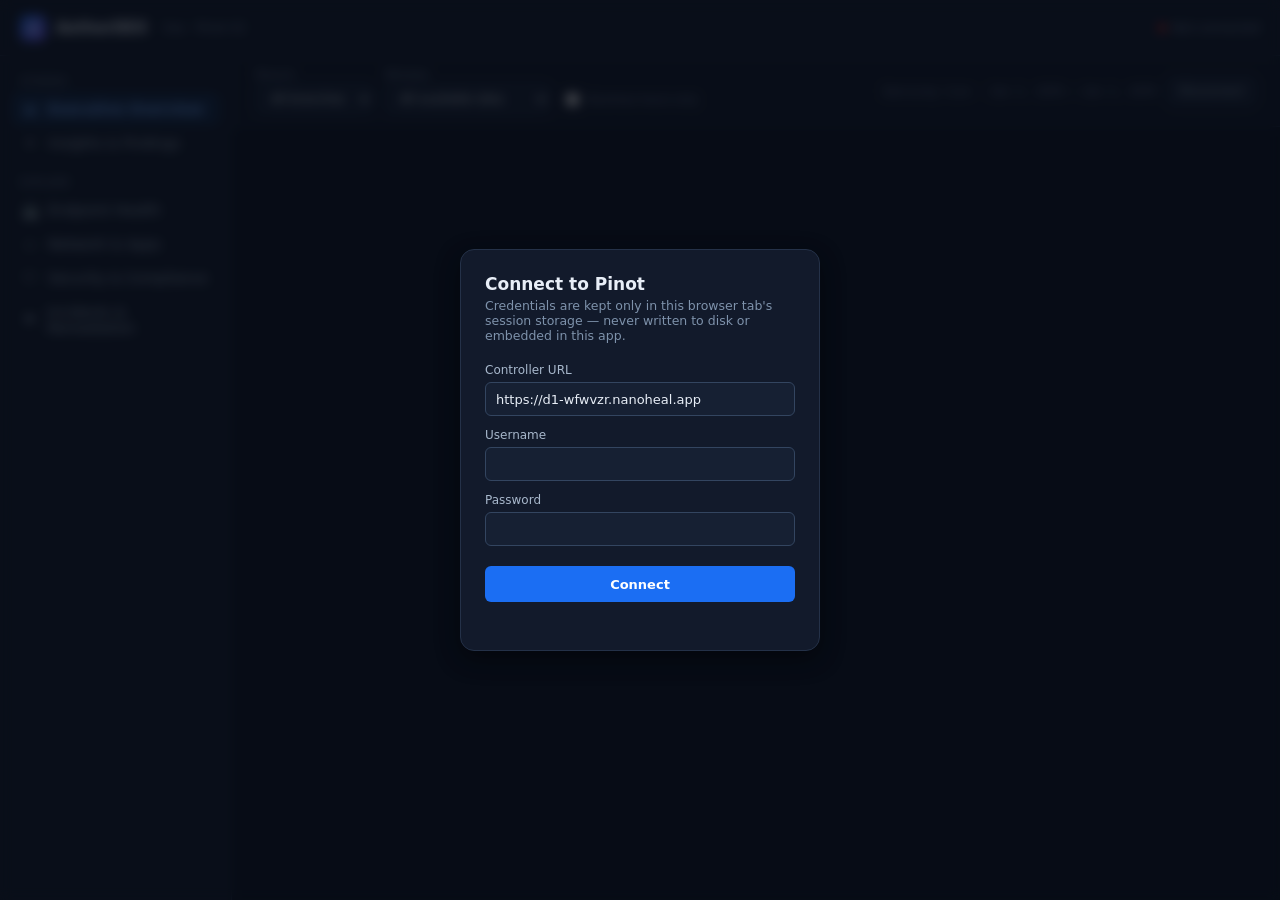
<file: dashboards/index.html>
<!DOCTYPE html>
<html lang="en" data-theme="dark">
<head>
  <meta charset="UTF-8" />
  <meta name="viewport" content="width=device-width, initial-scale=1" />
  <title>AetherDEX — Live Dashboards</title>
  <link rel="stylesheet" href="styles.css?v=3" />
  <meta http-equiv="Cache-Control" content="no-cache, no-store, must-revalidate" />
</head>
<body>
  <div class="app" id="app">
    <header class="header">
      <div class="brand"><div class="mark">A</div>AetherDEX<span class="sub">live · Pinot V2</span></div>
      <div class="header-right">
        <span><span class="conn-dot off" id="connDot"></span><span id="connLabel">Not connected</span></span>
      </div>
    </header>
    <aside class="sidebar" id="sidebar"></aside>
    <main class="app-body">
      <div class="toolbar" id="toolbar"></div>
      <div id="stage"></div>
    </main>
  </div>

  <div class="login-overlay" id="loginOverlay">
    <div class="login-card">
      <h2>Connect to Pinot</h2>
      <p>Credentials are kept only in this browser tab's session storage — never written to disk or embedded in this app.</p>
      <form id="loginForm">
        <div class="field">
          <label for="urlInput">Controller URL</label>
          <input id="urlInput" type="text" placeholder="https://your-pinot-controller" required />
        </div>
        <div class="field">
          <label for="userInput">Username</label>
          <input id="userInput" type="text" autocomplete="username" required />
        </div>
        <div class="field">
          <label for="passInput">Password</label>
          <input id="passInput" type="password" autocomplete="current-password" required />
        </div>
        <button class="login-btn" id="loginBtn" type="submit">Connect</button>
        <div class="login-error" id="loginError"></div>
      </form>
    </div>
  </div>

  <script src="pinot.js?v=3"></script>
  <script src="charts.js?v=3"></script>
  <script src="app.js?v=3"></script>
</body>
</html>
</file>
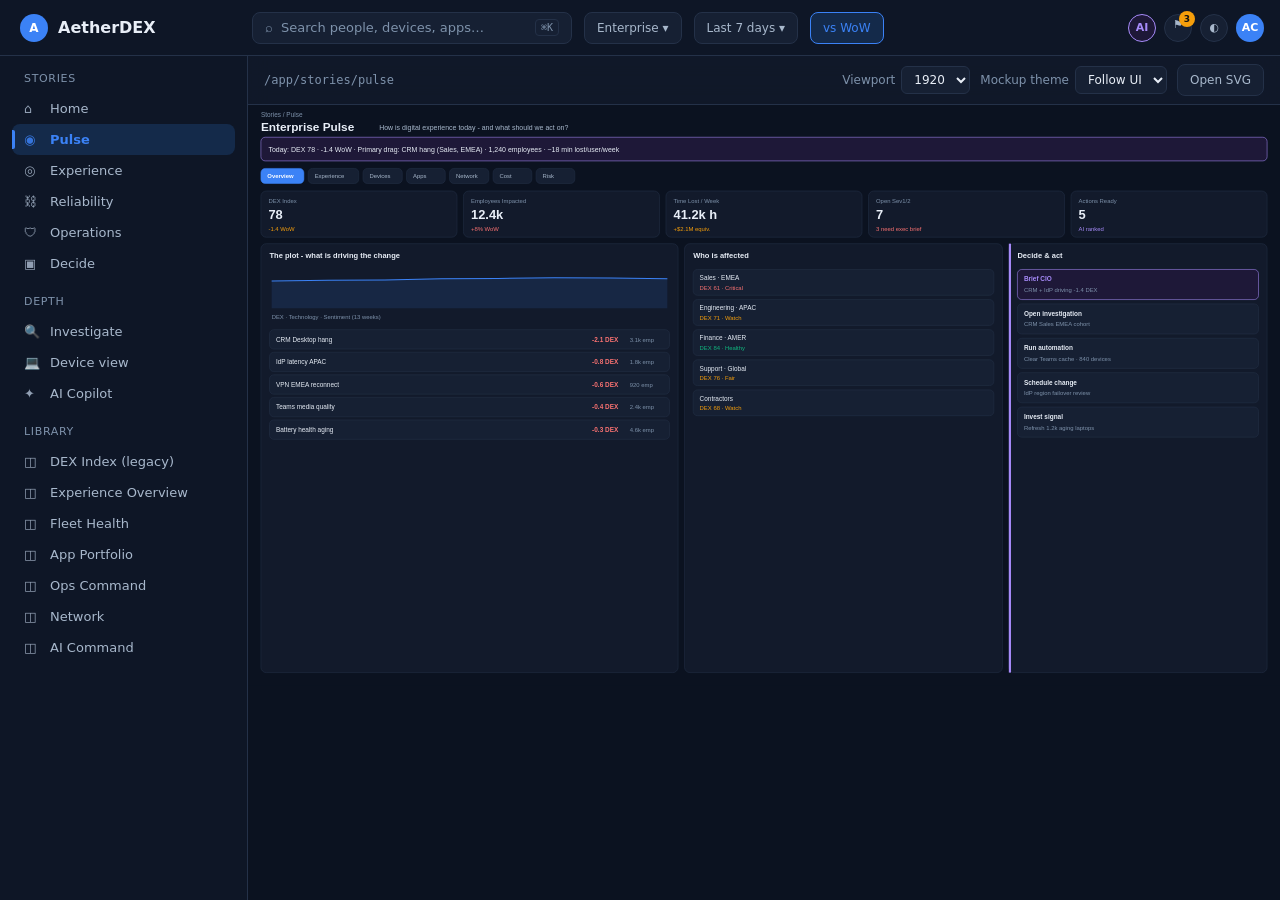
<file: DEX-Platform-Blueprint/index.html>
<!DOCTYPE html>
<html lang="en" data-theme="dark">
<head>
  <meta charset="UTF-8" />
  <meta name="viewport" content="width=device-width, initial-scale=1" />
  <title>AetherDEX</title>
  <style>
    :root, [data-theme="dark"] {
      --adx-bg-canvas: #0B1220;
      --adx-bg-surface: #121A2B;
      --adx-bg-subtle: #162033;
      --adx-bg-sidebar: #0E1626;
      --adx-bg-header: #0E1626;
      --adx-border: #243148;
      --adx-border-strong: #334560;
      --adx-text: #E8EEF7;
      --adx-text-2: #A8B8CC;
      --adx-text-3: #7E92AB;
      --adx-brand: #3B82F6;
      --adx-brand-subtle: #142A4A;
      --adx-ai: #A78BFA;
      --adx-ai-bg: #1E1838;
      --adx-fair: #F59E0B;
      --adx-excellent: #10B981;
      --adx-input: #162033;
      --adx-shadow: 0 8px 24px rgba(0,0,0,0.45);
    }
    [data-theme="light"] {
      --adx-bg-canvas: #F5F7FA;
      --adx-bg-surface: #FFFFFF;
      --adx-bg-subtle: #EEF2F7;
      --adx-bg-sidebar: #FFFFFF;
      --adx-bg-header: #FFFFFF;
      --adx-border: #D8E0EA;
      --adx-border-strong: #C5D0DE;
      --adx-text: #0F1B2D;
      --adx-text-2: #4A5D73;
      --adx-text-3: #6B7F96;
      --adx-brand: #1B6EF3;
      --adx-brand-subtle: #E8F1FE;
      --adx-ai: #7C5CFC;
      --adx-ai-bg: #F0ECFF;
      --adx-fair: #D97706;
      --adx-excellent: #0F9F6E;
      --adx-input: #FFFFFF;
      --adx-shadow: 0 4px 12px rgba(15,27,45,0.08);
    }

    * { box-sizing: border-box; }
    html, body { height: 100%; margin: 0; }
    body {
      font-family: "IBM Plex Sans", "Segoe UI", system-ui, sans-serif;
      background: var(--adx-bg-canvas);
      color: var(--adx-text);
      display: grid;
      grid-template-columns: 248px 1fr;
      grid-template-rows: 56px 1fr;
      overflow: hidden;
    }

    /* —— Header —— */
    .adx-header {
      grid-column: 1 / -1;
      display: flex;
      align-items: center;
      gap: 12px;
      padding: 0 16px 0 20px;
      background: var(--adx-bg-header);
      border-bottom: 1px solid var(--adx-border);
      z-index: 20;
    }
    .adx-brand {
      display: flex; align-items: center; gap: 10px;
      width: 220px; flex-shrink: 0; text-decoration: none; color: inherit;
    }
    .adx-mark {
      width: 28px; height: 28px; border-radius: 50%;
      background: var(--adx-brand); display: grid; place-items: center;
      color: #fff; font-size: 12px; font-weight: 700;
    }
    .adx-brand strong { font-size: 16px; font-weight: 600; }

    .adx-search {
      display: flex; align-items: center; gap: 8px;
      width: min(320px, 28vw); height: 32px; padding: 0 12px;
      background: var(--adx-input); border: 1px solid var(--adx-border);
      border-radius: 8px; color: var(--adx-text-3); font-size: 13px;
    }
    .adx-search kbd {
      margin-left: auto; font-size: 10px; padding: 2px 5px;
      border: 1px solid var(--adx-border); border-radius: 4px; color: var(--adx-text-3);
    }
    .adx-chip {
      height: 32px; padding: 0 12px; display: inline-flex; align-items: center;
      background: var(--adx-input); border: 1px solid var(--adx-border);
      border-radius: 8px; color: var(--adx-text-2); font-size: 12px; cursor: pointer;
      font-family: inherit;
    }
    .adx-chip.active {
      background: var(--adx-brand-subtle); border-color: var(--adx-brand); color: var(--adx-brand); font-weight: 500;
    }
    .adx-header-right { margin-left: auto; display: flex; align-items: center; gap: 8px; }
    .adx-icon-btn {
      width: 28px; height: 28px; border-radius: 50%; border: 1px solid var(--adx-border);
      background: var(--adx-bg-subtle); color: var(--adx-text-2); cursor: pointer;
      display: grid; place-items: center; font-size: 11px; font-weight: 600; font-family: inherit;
      position: relative;
    }
    .adx-icon-btn.ai { background: var(--adx-ai-bg); border-color: var(--adx-ai); color: var(--adx-ai); }
    .adx-icon-btn .badge {
      position: absolute; top: -4px; right: -4px;
      min-width: 16px; height: 16px; padding: 0 4px; border-radius: 999px;
      background: var(--adx-fair); color: #111; font-size: 9px; font-weight: 700;
      display: grid; place-items: center;
    }
    .adx-avatar {
      width: 28px; height: 28px; border-radius: 50%; background: var(--adx-brand);
      color: #fff; display: grid; place-items: center; font-size: 11px; font-weight: 600;
    }

    /* —— Sidebar —— */
    .adx-sidebar {
      background: var(--adx-bg-sidebar);
      border-right: 1px solid var(--adx-border);
      overflow: auto;
      padding: 16px 12px 24px;
      display: flex; flex-direction: column; gap: 4px;
    }
    .nav-section { margin-top: 12px; }
    .nav-section:first-child { margin-top: 0; }
    .nav-section-label {
      font-size: 11px; font-weight: 500; letter-spacing: 0.06em;
      color: var(--adx-text-3); text-transform: uppercase;
      padding: 0 12px 8px;
    }
    .nav-item {
      display: flex; align-items: center; gap: 10px;
      width: 100%; text-align: left; text-decoration: none;
      padding: 8px 12px; margin: 0; border: 0; border-radius: 8px;
      background: transparent; color: var(--adx-text-2);
      font: inherit; font-size: 13px; cursor: pointer;
      position: relative;
    }
    .nav-item:hover:not(:disabled):not(.soon) {
      background: var(--adx-brand-subtle); color: var(--adx-text);
    }
    .nav-item.active {
      background: var(--adx-brand-subtle); color: var(--adx-brand); font-weight: 600;
    }
    .nav-item.active::before {
      content: ""; position: absolute; left: 0; top: 6px; bottom: 6px; width: 3px;
      border-radius: 0 2px 2px 0; background: var(--adx-brand);
    }
    .nav-item.soon, .nav-item:disabled {
      opacity: 0.55; cursor: not-allowed;
    }
    .nav-item .soon-badge {
      margin-left: auto; font-size: 10px; font-weight: 600;
      color: var(--adx-text-3); background: var(--adx-bg-subtle);
      border: 1px solid var(--adx-border); border-radius: 999px; padding: 2px 7px;
    }
    .nav-icon { width: 16px; opacity: 0.85; flex-shrink: 0; }

    /* —— Main / stage —— */
    .adx-main {
      display: flex; flex-direction: column; min-width: 0; min-height: 0;
      background: var(--adx-bg-canvas);
    }
    .adx-toolbar {
      display: flex; flex-wrap: wrap; align-items: center; gap: 10px;
      padding: 8px 16px;
      border-bottom: 1px solid var(--adx-border);
      background: color-mix(in srgb, var(--adx-bg-surface) 88%, transparent);
      backdrop-filter: blur(10px);
    }
    .adx-toolbar label {
      font-size: 12px; color: var(--adx-text-3); display: inline-flex; align-items: center; gap: 6px;
    }
    .adx-toolbar select {
      height: 28px; border-radius: 6px; border: 1px solid var(--adx-border);
      background: var(--adx-input); color: var(--adx-text); font: inherit; font-size: 12px; padding: 0 8px;
    }
    .adx-route {
      font-size: 12px; color: var(--adx-text-3); font-family: "IBM Plex Mono", ui-monospace, monospace;
    }
    .adx-toolbar .spacer { flex: 1; }

    .adx-stage {
      flex: 1; overflow: auto; padding: 0;
      background: var(--adx-bg-canvas);
    }
    .adx-stage-inner {
      min-height: 100%;
      display: flex;
      justify-content: center;
      align-items: flex-start;
    }
    .adx-canvas-frame {
      width: 100%;
      background: var(--adx-bg-canvas);
    }
    .adx-canvas-frame svg {
      display: block;
      width: 100%;
      height: auto;
      max-width: 100%;
    }

    .adx-empty, .adx-home {
      max-width: 960px; margin: 40px auto; padding: 0 24px;
    }
    .adx-home h1 { font-size: 24px; font-weight: 600; margin: 0 0 8px; }
    .adx-home p { color: var(--adx-text-2); margin: 0 0 24px; font-size: 14px; line-height: 1.5; }
    .home-grid {
      display: grid; grid-template-columns: repeat(auto-fill, minmax(200px, 1fr)); gap: 12px;
    }
    .home-card {
      text-align: left; padding: 16px; border-radius: 10px; cursor: pointer;
      background: var(--adx-bg-surface); border: 1px solid var(--adx-border);
      color: inherit; font: inherit; box-shadow: var(--adx-shadow);
    }
    .home-card:hover { border-color: var(--adx-brand); }
    .home-card strong { display: block; font-size: 14px; margin-bottom: 4px; }
    .home-card span { font-size: 12px; color: var(--adx-text-3); }

    .adx-toast {
      position: fixed; bottom: 20px; right: 20px; z-index: 50;
      background: var(--adx-bg-surface); border: 1px solid var(--adx-border);
      color: var(--adx-text-2); padding: 10px 14px; border-radius: 10px;
      font-size: 13px; box-shadow: var(--adx-shadow); display: none;
    }
    .adx-toast.show { display: block; }

    /* Keep full labeled IA visible in the blueprint viewer */
  </style>
</head>
<body>
  <header class="adx-header">
    <a class="adx-brand" href="#/home" data-nav="home">
      <div class="adx-mark">A</div>
      <strong>AetherDEX</strong>
    </a>
    <div class="adx-search" title="Omnisearch (⌘K)">
      <span>⌕</span>
      <span>Search people, devices, apps…</span>
      <kbd>⌘K</kbd>
    </div>
    <button class="adx-chip" type="button" id="scopeChip">Enterprise ▾</button>
    <button class="adx-chip" type="button" id="timeChip">Last 7 days ▾</button>
    <button class="adx-chip active" type="button" id="compareChip">vs WoW</button>
    <div class="adx-header-right">
      <button class="adx-icon-btn ai" type="button" id="aiBtn" title="Ask AI">AI</button>
      <button class="adx-icon-btn" type="button" id="alertBtn" title="Alerts">
        ⚑<span class="badge">3</span>
      </button>
      <button class="adx-icon-btn" type="button" id="themeBtn" title="Toggle theme">◐</button>
      <div class="adx-avatar" title="Avery Chen">AC</div>
    </div>
  </header>

  <aside class="adx-sidebar" id="sidebar" aria-label="Primary"></aside>

  <main class="adx-main">
    <div class="adx-toolbar">
      <span class="adx-route" id="routeLabel">/app/home</span>
      <div class="spacer"></div>
      <label>Viewport
        <select id="widthSelect">
          <option value="1920">1920</option>
          <option value="1440">1440</option>
          <option value="1366">1366</option>
        </select>
      </label>
      <label>Mockup theme
        <select id="mockThemeSelect">
          <option value="follow">Follow UI</option>
          <option value="dark">Dark</option>
          <option value="light">Light</option>
        </select>
      </label>
      <button class="adx-chip" type="button" id="openRaw">Open SVG</button>
    </div>
    <div class="adx-stage" id="stage"></div>
  </main>

  <div class="adx-toast" id="toast"></div>

  <script>
    /** Session 1 SVGs include chrome; Session 2 mockups are content-only */
    const CROP_S1 = { left: 248, top: 56 };
    const HEIGHTS = { "1920": 1080, "1440": 900, "1366": 900 };

    const NAV = [
      {
        section: "Stories",
        items: [
          { id: "home", label: "Home", route: "/app/home", icon: "⌂" },
          { id: "story-pulse", label: "Pulse", route: "/app/stories/pulse",
            mockup: { folder: "stories", prefix: "story-pulse", crop: false }, icon: "◉",
            blurb: "What leadership should care about right now" },
          { id: "story-experience", label: "Experience", route: "/app/stories/experience",
            mockup: { folder: "stories", prefix: "story-experience", crop: false }, icon: "◎",
            blurb: "Score → friction → sentiment → segments" },
          { id: "story-reliability", label: "Reliability", route: "/app/stories/reliability",
            mockup: { folder: "stories", prefix: "story-reliability", crop: false }, icon: "⛓",
            blurb: "Device · app · infra as one causal chain" },
          { id: "story-ops", label: "Operations", route: "/app/stories/operations",
            mockup: { folder: "stories", prefix: "story-ops", crop: false }, icon: "🛡",
            blurb: "Impact-first detect → resolve → automate" },
          { id: "story-decide", label: "Decide", route: "/app/stories/decide",
            mockup: { folder: "stories", prefix: "story-decide", crop: false }, icon: "▣",
            blurb: "Cost, risk, sustainability, investment" },
        ],
      },
      {
        section: "Depth",
        items: [
          { id: "inv-home", label: "Investigate", route: "/app/investigate",
            mockup: { folder: "investigations", prefix: "inv-home", crop: false }, icon: "🔍",
            blurb: "Entity workbench & cases" },
          { id: "inv-device", label: "Device view", route: "/app/investigate/device/DX-48291",
            mockup: { folder: "investigations", prefix: "inv-device", crop: false }, icon: "💻" },
          { id: "ai-copilot", label: "AI Copilot", route: "/app/ai/copilot",
            mockup: { folder: "ai", prefix: "ai-copilot", crop: false }, icon: "✦" },
        ],
      },
      {
        section: "Library",
        items: [
          { id: "lib-exec-dex", label: "DEX Index (legacy)", route: "/app/library/executive/dex-index",
            mockup: { folder: "executive", prefix: "exec-dex-index", crop: true }, icon: "◫" },
          { id: "lib-exp", label: "Experience Overview", route: "/app/library/experience/overview",
            mockup: { folder: "experience", prefix: "exp-overview", crop: true }, icon: "◫" },
          { id: "lib-fleet", label: "Fleet Health", route: "/app/library/endpoints/fleet",
            mockup: { folder: "endpoint", prefix: "end-fleet-health", crop: true }, icon: "◫" },
          { id: "lib-apps", label: "App Portfolio", route: "/app/library/applications/portfolio",
            mockup: { folder: "application", prefix: "app-portfolio", crop: true }, icon: "◫" },
          { id: "lib-ops", label: "Ops Command", route: "/app/library/operations/command",
            mockup: { folder: "operations", prefix: "ops-command", crop: false }, icon: "◫" },
          { id: "lib-infra", label: "Network", route: "/app/library/infrastructure/network",
            mockup: { folder: "infrastructure", prefix: "infra-network", crop: false }, icon: "◫" },
          { id: "lib-ai", label: "AI Command", route: "/app/library/ai/command",
            mockup: { folder: "ai", prefix: "ai-command", crop: false }, icon: "◫" },
        ],
      },
    ];

    const flatNav = NAV.flatMap(s => s.items);
    const byId = Object.fromEntries(flatNav.map(i => [i.id, i]));

    const state = {
      routeId: "story-pulse",
      width: localStorage.getItem("adx.width") || "1920",
      mockTheme: localStorage.getItem("adx.mockTheme") || "follow",
      uiTheme: localStorage.getItem("adx.uiTheme") || "dark",
    };

    const sidebar = document.getElementById("sidebar");
    const stage = document.getElementById("stage");
    const routeLabel = document.getElementById("routeLabel");
    const widthSelect = document.getElementById("widthSelect");
    const mockThemeSelect = document.getElementById("mockThemeSelect");
    const toast = document.getElementById("toast");

    widthSelect.value = state.width;
    mockThemeSelect.value = state.mockTheme;
    document.documentElement.setAttribute("data-theme", state.uiTheme);

    function effectiveMockTheme() {
      return state.mockTheme === "follow" ? state.uiTheme : state.mockTheme;
    }

    function showToast(msg) {
      toast.textContent = msg;
      toast.classList.add("show");
      clearTimeout(showToast._t);
      showToast._t = setTimeout(() => toast.classList.remove("show"), 2200);
    }

    function renderSidebar() {
      sidebar.innerHTML = "";
      for (const group of NAV) {
        const wrap = document.createElement("div");
        wrap.className = "nav-section";
        wrap.innerHTML = `<div class="nav-section-label">${group.section}</div>`;
        for (const item of group.items) {
          const btn = document.createElement("button");
          btn.type = "button";
          btn.className = "nav-item" + (item.id === state.routeId ? " active" : "") + (item.soon ? " soon" : "");
          btn.disabled = !!item.soon;
          btn.dataset.id = item.id;
          btn.setAttribute("aria-label", item.soon ? `${item.label} (coming soon)` : item.label);
          if (item.id === state.routeId) btn.setAttribute("aria-current", "page");
          btn.innerHTML = `
            <span class="nav-icon" aria-hidden="true">${item.icon || "•"}</span>
            <span class="label">${item.label}</span>
            ${item.soon ? `<span class="soon-badge">Soon · S${item.session}</span>` : ""}
          `;
          btn.addEventListener("click", () => {
            if (item.soon) {
              showToast(`${item.label} arrives in Session ${item.session}`);
              return;
            }
            navigate(item.id);
          });
          wrap.appendChild(btn);
        }
        sidebar.appendChild(wrap);
      }
    }

    function mockupPath(item) {
      const theme = effectiveMockTheme();
      const { folder, prefix, crop } = item.mockup;
      let width = state.width;
      // Session 2 assets ship 1920 + 1440 only
      if (!crop && width === "1366") width = "1440";
      return `mockups/${folder}/${prefix}-${width}-${theme}.svg`;
    }

    function renderHome() {
      routeLabel.textContent = "/app/home";
      const card = (i) => `
        <button class="home-card" type="button" data-go="${i.id}">
          <strong>${i.label}</strong>
          <span>${i.blurb || i.route}</span>
        </button>`;
      const storyCards = flatNav.filter(i => i.id.startsWith("story-")).map(card).join("");
      const otherCards = flatNav.filter(i => i.mockup && !i.id.startsWith("story-")).map(card).join("");
      stage.innerHTML = `
        <div class="adx-home">
          <h1>AetherDEX — stories, not dashboard sprawl</h1>
          <p>Primary surfaces tell a decision narrative (Pulse → Experience → Reliability → Operations → Decide). The 71-item catalog lives as chapters and Library lenses. Session 1–3 specs remain the KPI/widget authority.</p>
          <div class="home-grid">${storyCards}</div>
          <p style="margin:28px 0 12px;font-size:12px;color:var(--adx-text-3);text-transform:uppercase;letter-spacing:0.06em;">Depth &amp; library</p>
          <div class="home-grid">${otherCards}</div>
        </div>`;
      stage.querySelectorAll("[data-go]").forEach(el => {
        el.addEventListener("click", () => navigate(el.dataset.go));
      });
    }

    function renderDashboard(item) {
      routeLabel.textContent = item.route;
      const crop = item.mockup.crop !== false;
      let widthKey = state.width;
      if (!crop && widthKey === "1366") widthKey = "1440";
      const w = Number(widthKey);
      const h = crop
        ? (widthKey === "1366" ? 900 : 1080)
        : (widthKey === "1440" ? 900 : 1080);
      const path = mockupPath(item);
      const left = crop ? CROP_S1.left : 0;
      const top = crop ? CROP_S1.top : 0;
      const viewW = w - left;
      const viewH = h - top;
      stage.innerHTML = `
        <div class="adx-stage-inner">
          <div class="adx-canvas-frame">
            <svg
              xmlns="http://www.w3.org/2000/svg"
              viewBox="${left} ${top} ${viewW} ${viewH}"
              role="img"
              aria-label="${item.label} dashboard"
              preserveAspectRatio="xMinYMin meet"
            >
              <image href="${path}" width="${w}" height="${h}" />
            </svg>
          </div>
        </div>`;
      document.getElementById("openRaw").onclick = () => window.open(path, "_blank");
    }

    function render() {
      renderSidebar();
      const item = byId[state.routeId];
      if (!item || item.id === "home") {
        renderHome();
        return;
      }
      if (item.soon) {
        navigate("home");
        return;
      }
      if (item.mockup) renderDashboard(item);
    }

    function navigate(id) {
      if (!byId[id] || byId[id].soon) return;
      state.routeId = id;
      location.hash = `#/${id}`;
      render();
    }

    function syncFromHash() {
      const raw = (location.hash || "#/story-pulse").replace(/^#\/?/, "") || "story-pulse";
      const id = raw.split("/")[0];
      if (byId[id] && !byId[id].soon) state.routeId = id;
      else state.routeId = "home";
      render();
    }

    widthSelect.addEventListener("change", () => {
      state.width = widthSelect.value;
      localStorage.setItem("adx.width", state.width);
      render();
    });
    mockThemeSelect.addEventListener("change", () => {
      state.mockTheme = mockThemeSelect.value;
      localStorage.setItem("adx.mockTheme", state.mockTheme);
      render();
    });
    document.getElementById("themeBtn").addEventListener("click", () => {
      state.uiTheme = state.uiTheme === "dark" ? "light" : "dark";
      localStorage.setItem("adx.uiTheme", state.uiTheme);
      document.documentElement.setAttribute("data-theme", state.uiTheme);
      if (state.mockTheme === "follow") render();
    });
    document.getElementById("aiBtn").addEventListener("click", () => showToast("AI Assistant — Session 1 stub (⌘J)"));
    document.getElementById("alertBtn").addEventListener("click", () => showToast("3 high-impact alerts"));
    document.getElementById("scopeChip").addEventListener("click", () => showToast("Scope: Enterprise"));
    document.getElementById("timeChip").addEventListener("click", () => showToast("Time: Last 7 days"));
    document.getElementById("compareChip").addEventListener("click", (e) => {
      e.currentTarget.classList.toggle("active");
    });
    document.getElementById("openRaw").addEventListener("click", () => {
      const item = byId[state.routeId];
      if (item?.mockup) window.open(mockupPath(item), "_blank");
    });

    window.addEventListener("hashchange", syncFromHash);
    if (!location.hash) location.hash = "#/story-pulse";
    else syncFromHash();
  </script>
</body>
</html>
</file>
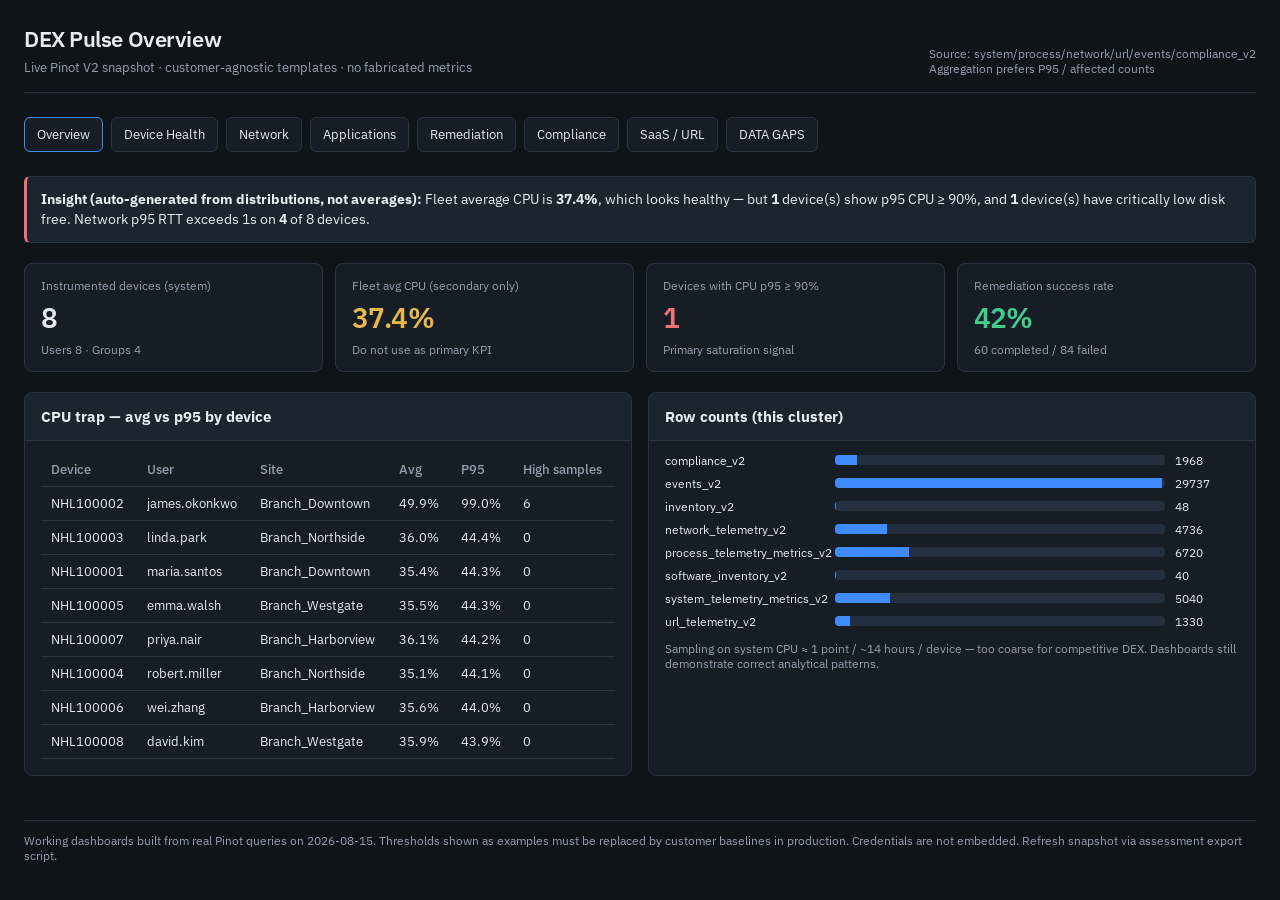
<file: DEX-V2-Assessment/08-working-dashboards/index.html>
<!DOCTYPE html>
<html lang="en">
<head>
<meta charset="utf-8"/>
<meta name="viewport" content="width=device-width, initial-scale=1"/>
<title>DEX Pulse Overview · Nanoheal DEX V2</title>
<link rel="preconnect" href="https://fonts.googleapis.com">
<link href="https://fonts.googleapis.com/css2?family=IBM+Plex+Mono:wght@400;500&family=IBM+Plex+Sans:wght@400;500;600&display=swap" rel="stylesheet">
<style>
:root {
  --bg: #0f1419;
  --panel: #171d25;
  --panel2: #1c2430;
  --text: #e7ecf1;
  --muted: #93a0b0;
  --line: #2a3442;
  --accent: #3d8bfd;
  --good: #3ecf8e;
  --warn: #e6b84d;
  --bad: #f07178;
  --gap: #8b7ec8;
  --font: "IBM Plex Sans", "Source Sans 3", "Segoe UI", sans-serif;
  --mono: "IBM Plex Mono", ui-monospace, monospace;
}
* { box-sizing: border-box; }
html, body { margin: 0; padding: 0; background: var(--bg); color: var(--text); font-family: var(--font); }
a { color: var(--accent); text-decoration: none; }
a:hover { text-decoration: underline; }
.wrap { max-width: 1280px; margin: 0 auto; padding: 24px; }
header.app { display: flex; justify-content: space-between; gap: 16px; align-items: flex-end; border-bottom: 1px solid var(--line); padding-bottom: 16px; margin-bottom: 24px; }
header.app h1 { margin: 0; font-size: 22px; font-weight: 600; letter-spacing: -0.02em; }
header.app .sub { color: var(--muted); font-size: 13px; margin-top: 6px; }
.nav { display: flex; flex-wrap: wrap; gap: 8px; margin: 16px 0 24px; }
.nav a { background: var(--panel); border: 1px solid var(--line); padding: 8px 12px; border-radius: 6px; color: var(--text); font-size: 13px; }
.nav a.active, .nav a:hover { border-color: var(--accent); text-decoration: none; }
.grid { display: grid; grid-template-columns: repeat(4, 1fr); gap: 12px; margin-bottom: 20px; }
@media (max-width: 900px) { .grid { grid-template-columns: repeat(2,1fr);} }
.card { background: var(--panel); border: 1px solid var(--line); border-radius: 8px; padding: 14px 16px; }
.card .label { color: var(--muted); font-size: 12px; margin-bottom: 6px; }
.card .value { font-size: 28px; font-weight: 600; letter-spacing: -0.03em; }
.card .hint { color: var(--muted); font-size: 12px; margin-top: 6px; }
.tone-bad .value { color: var(--bad); }
.tone-warn .value { color: var(--warn); }
.tone-good .value { color: var(--good); }
.panel { background: var(--panel); border: 1px solid var(--line); border-radius: 8px; margin-bottom: 16px; overflow: hidden; }
.panel h2 { margin: 0; padding: 14px 16px; font-size: 15px; border-bottom: 1px solid var(--line); background: var(--panel2); }
.panel .body { padding: 12px 16px 16px; }
.callout { border: 1px solid var(--line); border-left: 3px solid var(--accent); background: var(--panel2); padding: 12px 14px; border-radius: 6px; margin: 12px 0 20px; font-size: 14px; line-height: 1.45; }
.callout.bad { border-left-color: var(--bad); }
.callout.warn { border-left-color: var(--warn); }
.callout.gap { border-left-color: var(--gap); }
table { width: 100%; border-collapse: collapse; font-size: 13px; }
th, td { text-align: left; padding: 8px 10px; border-bottom: 1px solid var(--line); }
th { color: var(--muted); font-weight: 500; }
tr:hover td { background: rgba(61,139,253,0.06); }
.pill { display: inline-block; font-size: 11px; padding: 2px 8px; border-radius: 999px; border: 1px solid var(--line); color: var(--muted); }
.pill.bad { color: var(--bad); border-color: var(--bad); }
.pill.warn { color: var(--warn); border-color: var(--warn); }
.pill.good { color: var(--good); border-color: var(--good); }
.pill.gap { color: var(--gap); border-color: var(--gap); }
.bars { display: flex; flex-direction: column; gap: 8px; }
.bar-row { display: grid; grid-template-columns: 160px 1fr 64px; gap: 10px; align-items: center; font-size: 12px; }
.bar-track { height: 10px; background: #243040; border-radius: 4px; overflow: hidden; }
.bar-fill { height: 100%; background: var(--accent); }
.bar-fill.bad { background: var(--bad); }
.bar-fill.warn { background: var(--warn); }
.meta { color: var(--muted); font-size: 12px; }
code, .sql { font-family: var(--mono); font-size: 12px; white-space: pre-wrap; background: #0c1016; border: 1px solid var(--line); padding: 12px; border-radius: 6px; display: block; overflow: auto; }
.two { display: grid; grid-template-columns: 1fr 1fr; gap: 16px; }
@media (max-width: 900px) { .two { grid-template-columns: 1fr; } }
footer { color: var(--muted); font-size: 12px; margin-top: 28px; border-top: 1px solid var(--line); padding-top: 12px; }
</style>
</head>
<body>
<div class="wrap">
<header class="app">
  <div>
    <h1>DEX Pulse Overview</h1>
    <div class="sub">Live Pinot V2 snapshot · customer-agnostic templates · no fabricated metrics</div>
  </div>
  <div class="meta">Source: system/process/network/url/events/compliance_v2<br/>Aggregation prefers P95 / affected counts</div>
</header>
<nav class="nav"><a href="index.html" class="active">Overview</a><a href="device-health.html" class="">Device Health</a><a href="network.html" class="">Network</a><a href="applications.html" class="">Applications</a><a href="remediation.html" class="">Remediation</a><a href="compliance.html" class="">Compliance</a><a href="saas.html" class="">SaaS / URL</a><a href="data-gaps.html" class="">DATA GAPS</a></nav>

<div class="callout bad">
<strong>Insight (auto-generated from distributions, not averages):</strong>
Fleet average CPU is <strong>37.4%</strong>, which looks healthy — but
<strong>1</strong> device(s) show p95 CPU ≥ 90%, and
<strong>1</strong> device(s) have critically low disk free.
Network p95 RTT exceeds 1s on <strong>4</strong> of 8 devices.
</div>


<div class="grid">
  <div class="card"><div class="label">Instrumented devices (system)</div><div class="value">8</div><div class="hint">Users 8 · Groups 4</div></div>
  <div class="card tone-warn"><div class="label">Fleet avg CPU (secondary only)</div><div class="value">37.4%</div><div class="hint">Do not use as primary KPI</div></div>
  <div class="card tone-bad"><div class="label">Devices with CPU p95 ≥ 90%</div><div class="value">1</div><div class="hint">Primary saturation signal</div></div>
  <div class="card tone-good"><div class="label">Remediation success rate</div><div class="value">42%</div><div class="hint">60 completed / 84 failed</div></div>
</div>
<div class="two">
  <div class="panel"><h2>CPU trap — avg vs p95 by device</h2><div class="body">
  <table><thead><tr><th>Device</th><th>User</th><th>Site</th><th>Avg</th><th>P95</th><th>High samples</th></tr></thead><tbody>
  <tr><td>NHL100002</td><td>james.okonkwo</td><td>Branch_Downtown</td><td>49.9%</td><td>99.0%</td><td>6</td></tr><tr><td>NHL100003</td><td>linda.park</td><td>Branch_Northside</td><td>36.0%</td><td>44.4%</td><td>0</td></tr><tr><td>NHL100001</td><td>maria.santos</td><td>Branch_Downtown</td><td>35.4%</td><td>44.3%</td><td>0</td></tr><tr><td>NHL100005</td><td>emma.walsh</td><td>Branch_Westgate</td><td>35.5%</td><td>44.3%</td><td>0</td></tr><tr><td>NHL100007</td><td>priya.nair</td><td>Branch_Harborview</td><td>36.1%</td><td>44.2%</td><td>0</td></tr><tr><td>NHL100004</td><td>robert.miller</td><td>Branch_Northside</td><td>35.1%</td><td>44.1%</td><td>0</td></tr><tr><td>NHL100006</td><td>wei.zhang</td><td>Branch_Harborview</td><td>35.6%</td><td>44.0%</td><td>0</td></tr><tr><td>NHL100008</td><td>david.kim</td><td>Branch_Westgate</td><td>35.9%</td><td>43.9%</td><td>0</td></tr>
  </tbody></table>
  </div></div>
  <div class="panel"><h2>Row counts (this cluster)</h2><div class="body"><div class="bars">
  <div class="bar-row"><div>compliance_v2</div><div class="bar-track"><div class="bar-fill" style="width:6.6%"></div></div><div>1968</div></div><div class="bar-row"><div>events_v2</div><div class="bar-track"><div class="bar-fill" style="width:99.1%"></div></div><div>29737</div></div><div class="bar-row"><div>inventory_v2</div><div class="bar-track"><div class="bar-fill" style="width:0.2%"></div></div><div>48</div></div><div class="bar-row"><div>network_telemetry_v2</div><div class="bar-track"><div class="bar-fill" style="width:15.8%"></div></div><div>4736</div></div><div class="bar-row"><div>process_telemetry_metrics_v2</div><div class="bar-track"><div class="bar-fill" style="width:22.4%"></div></div><div>6720</div></div><div class="bar-row"><div>software_inventory_v2</div><div class="bar-track"><div class="bar-fill" style="width:0.1%"></div></div><div>40</div></div><div class="bar-row"><div>system_telemetry_metrics_v2</div><div class="bar-track"><div class="bar-fill" style="width:16.8%"></div></div><div>5040</div></div><div class="bar-row"><div>url_telemetry_v2</div><div class="bar-track"><div class="bar-fill" style="width:4.4%"></div></div><div>1330</div></div>
  </div>
  <p class="meta" style="margin-top:12px">Sampling on system CPU ≈ 1 point / ~14 hours / device — too coarse for competitive DEX. Dashboards still demonstrate correct analytical patterns.</p>
  </div></div>
</div>

<footer>
Working dashboards built from real Pinot queries on 2026-08-15. Thresholds shown as examples must be replaced by customer baselines in production.
Credentials are not embedded. Refresh snapshot via assessment export script.
</footer>
</div>
</body>
</html>
</file>
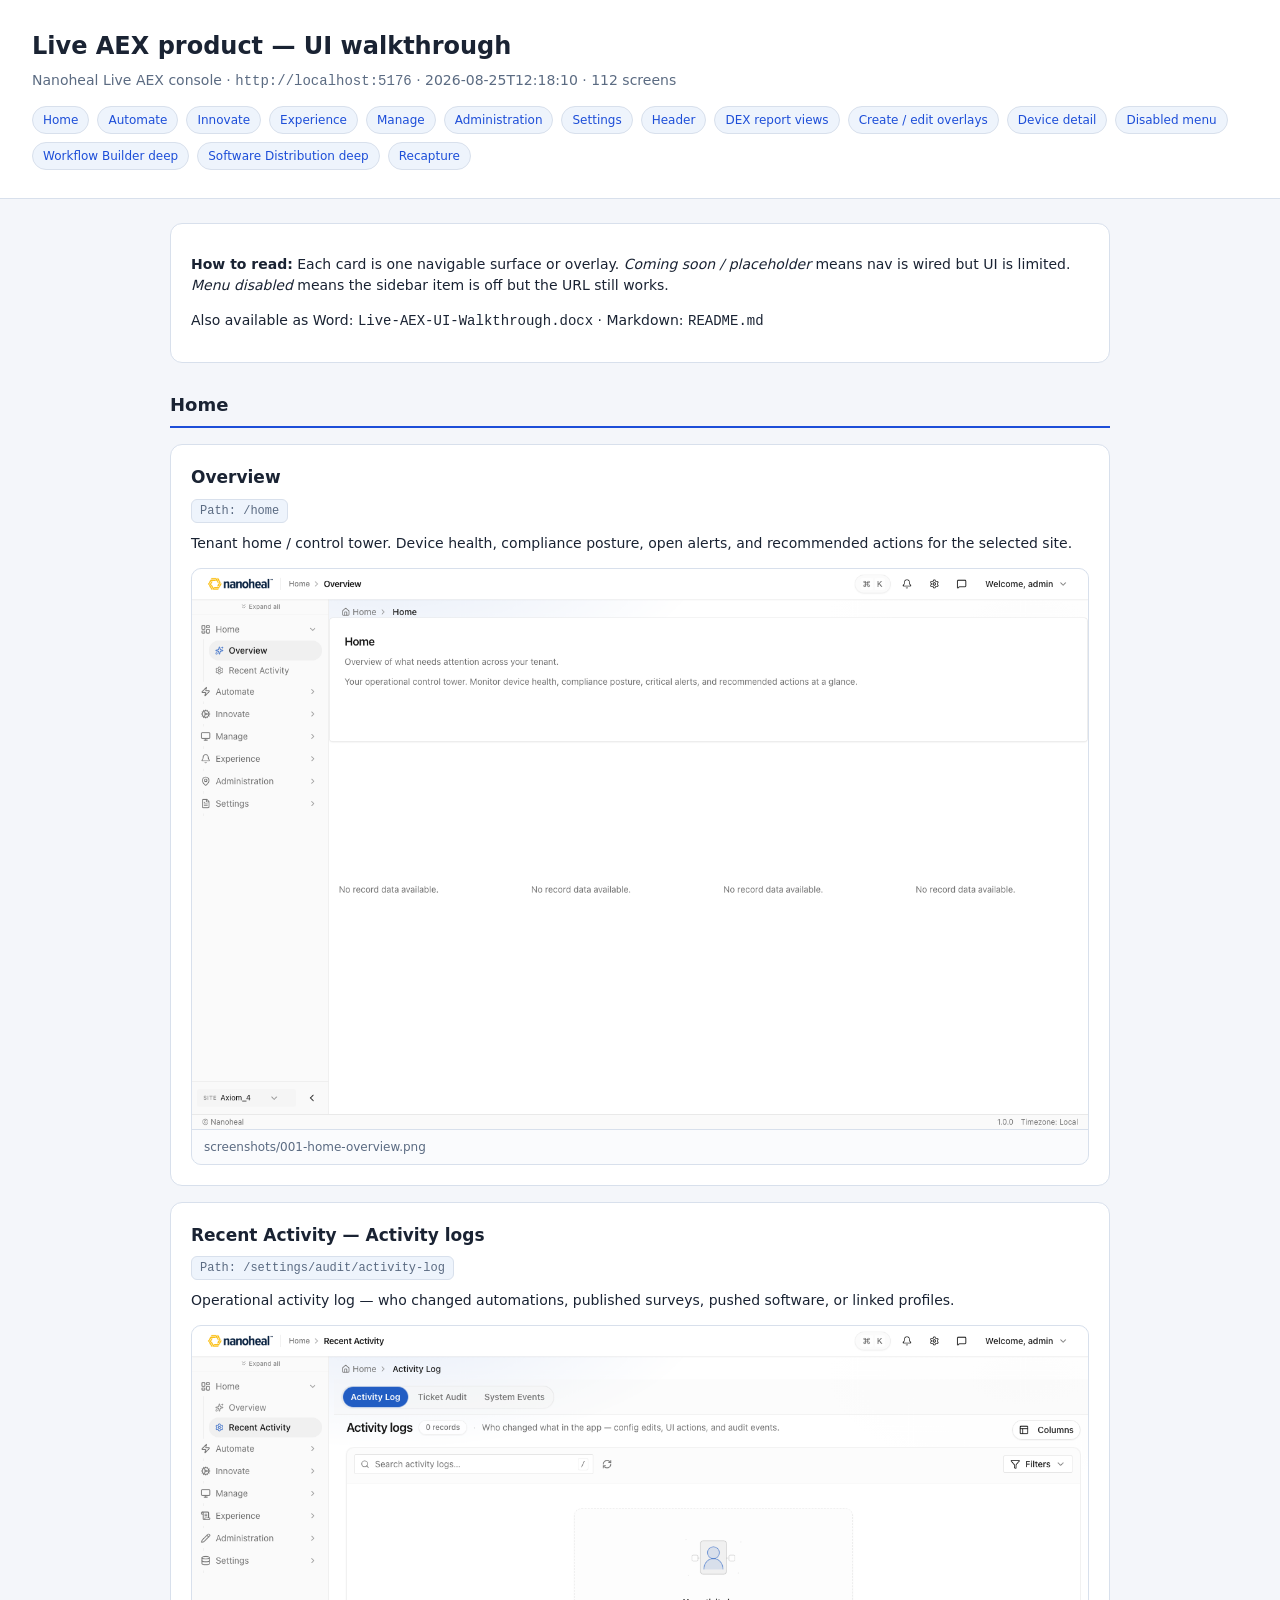
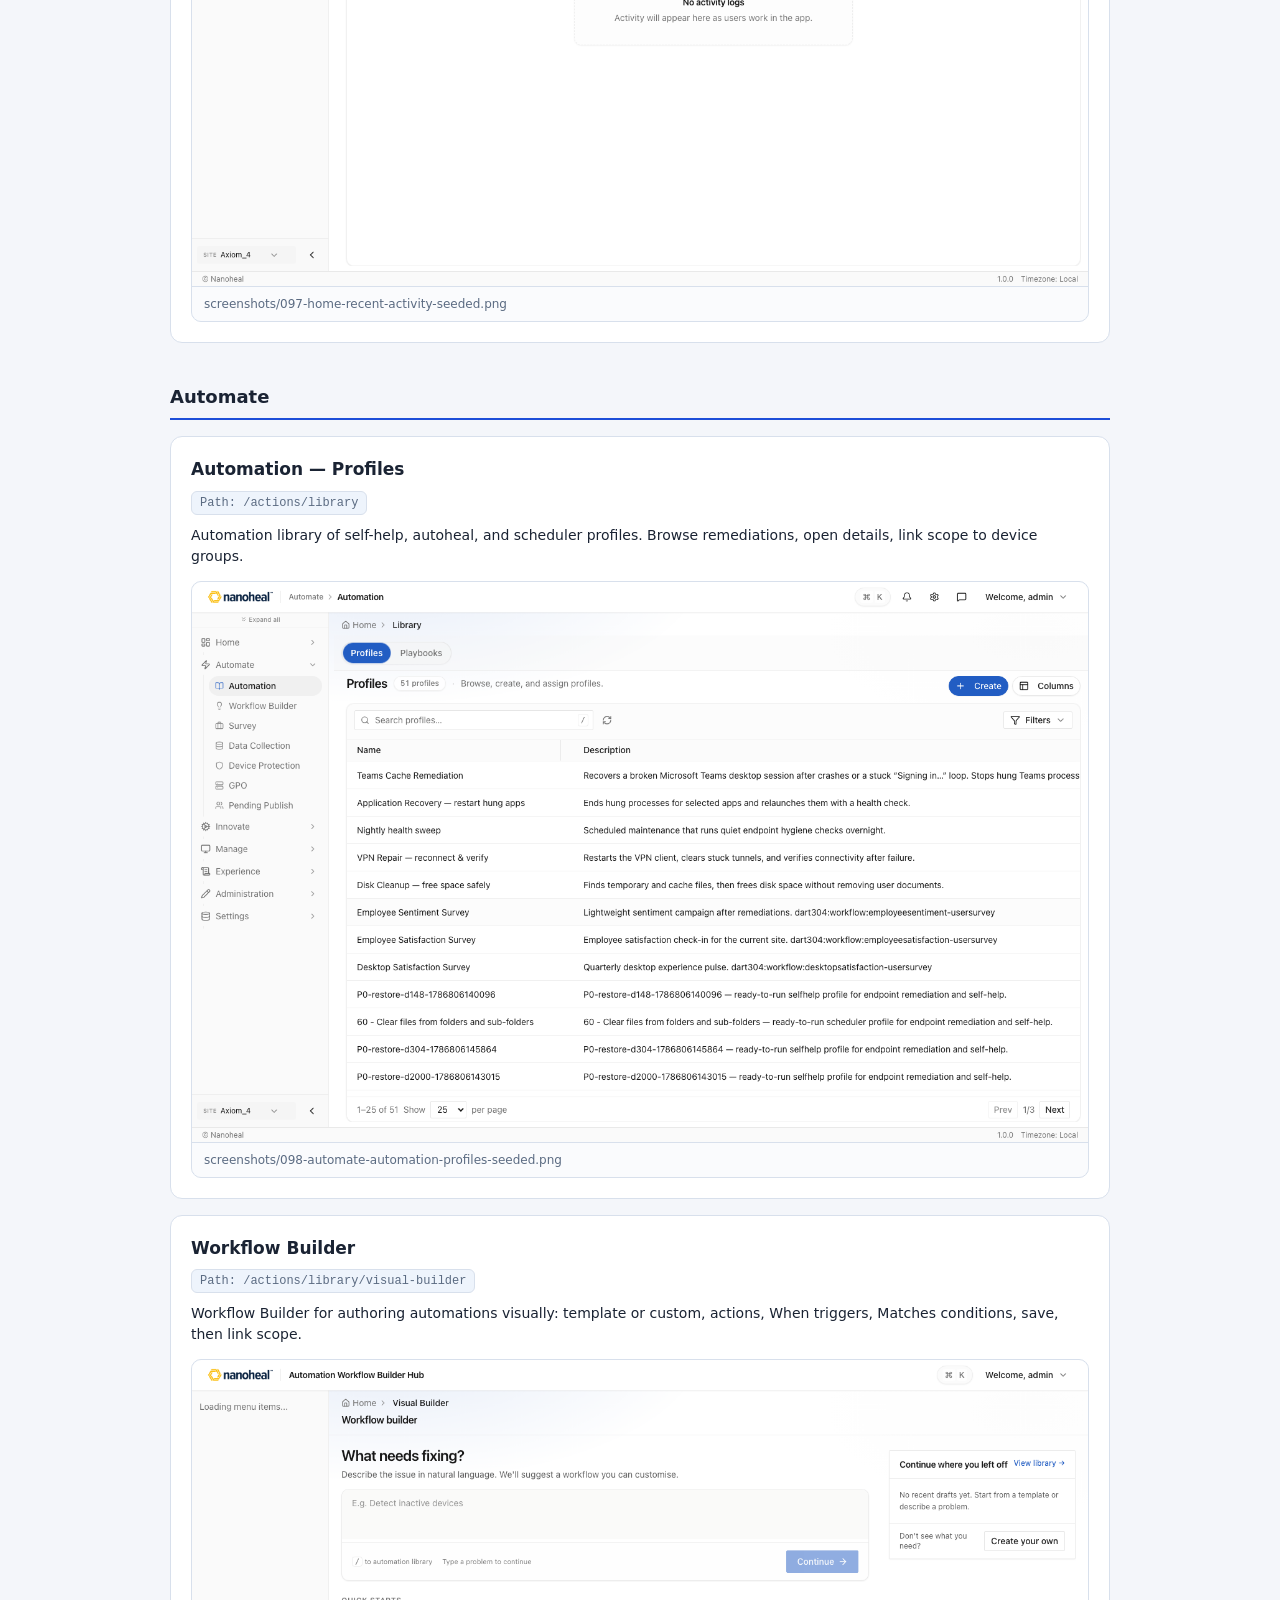
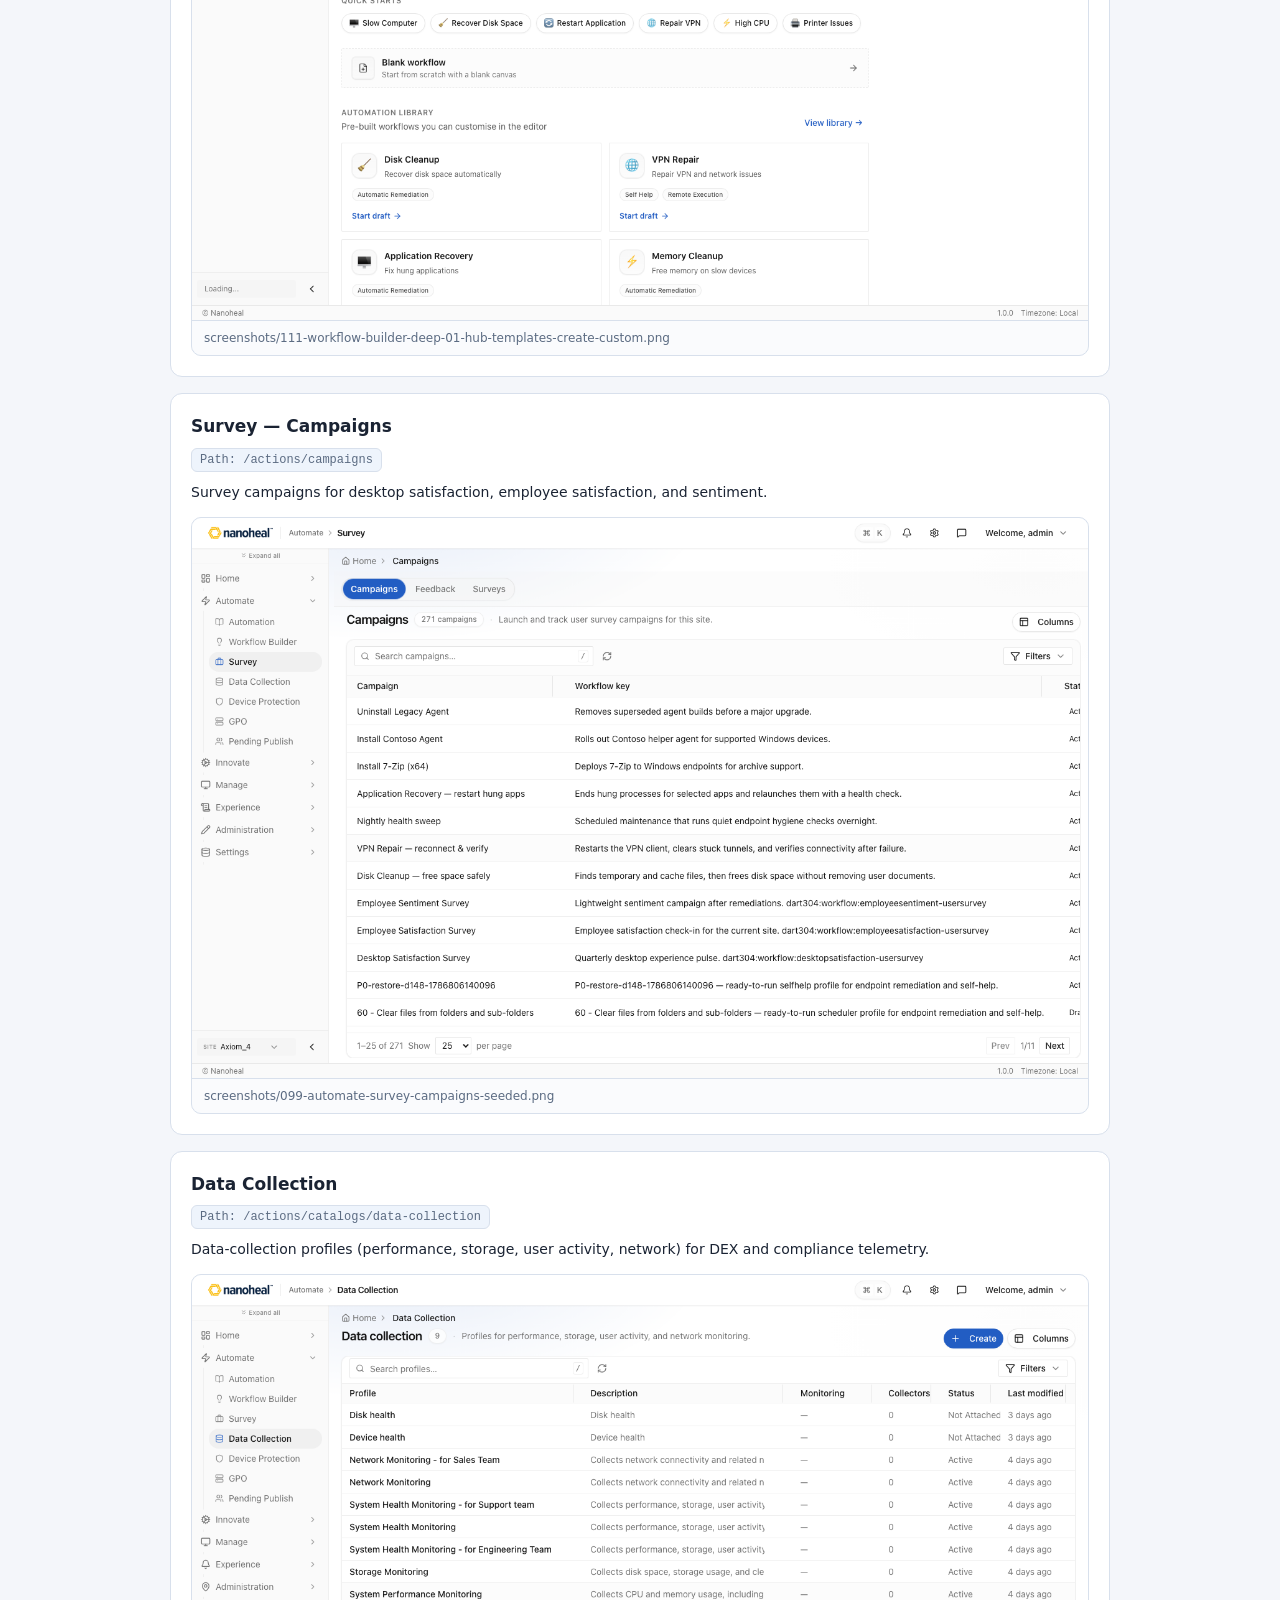
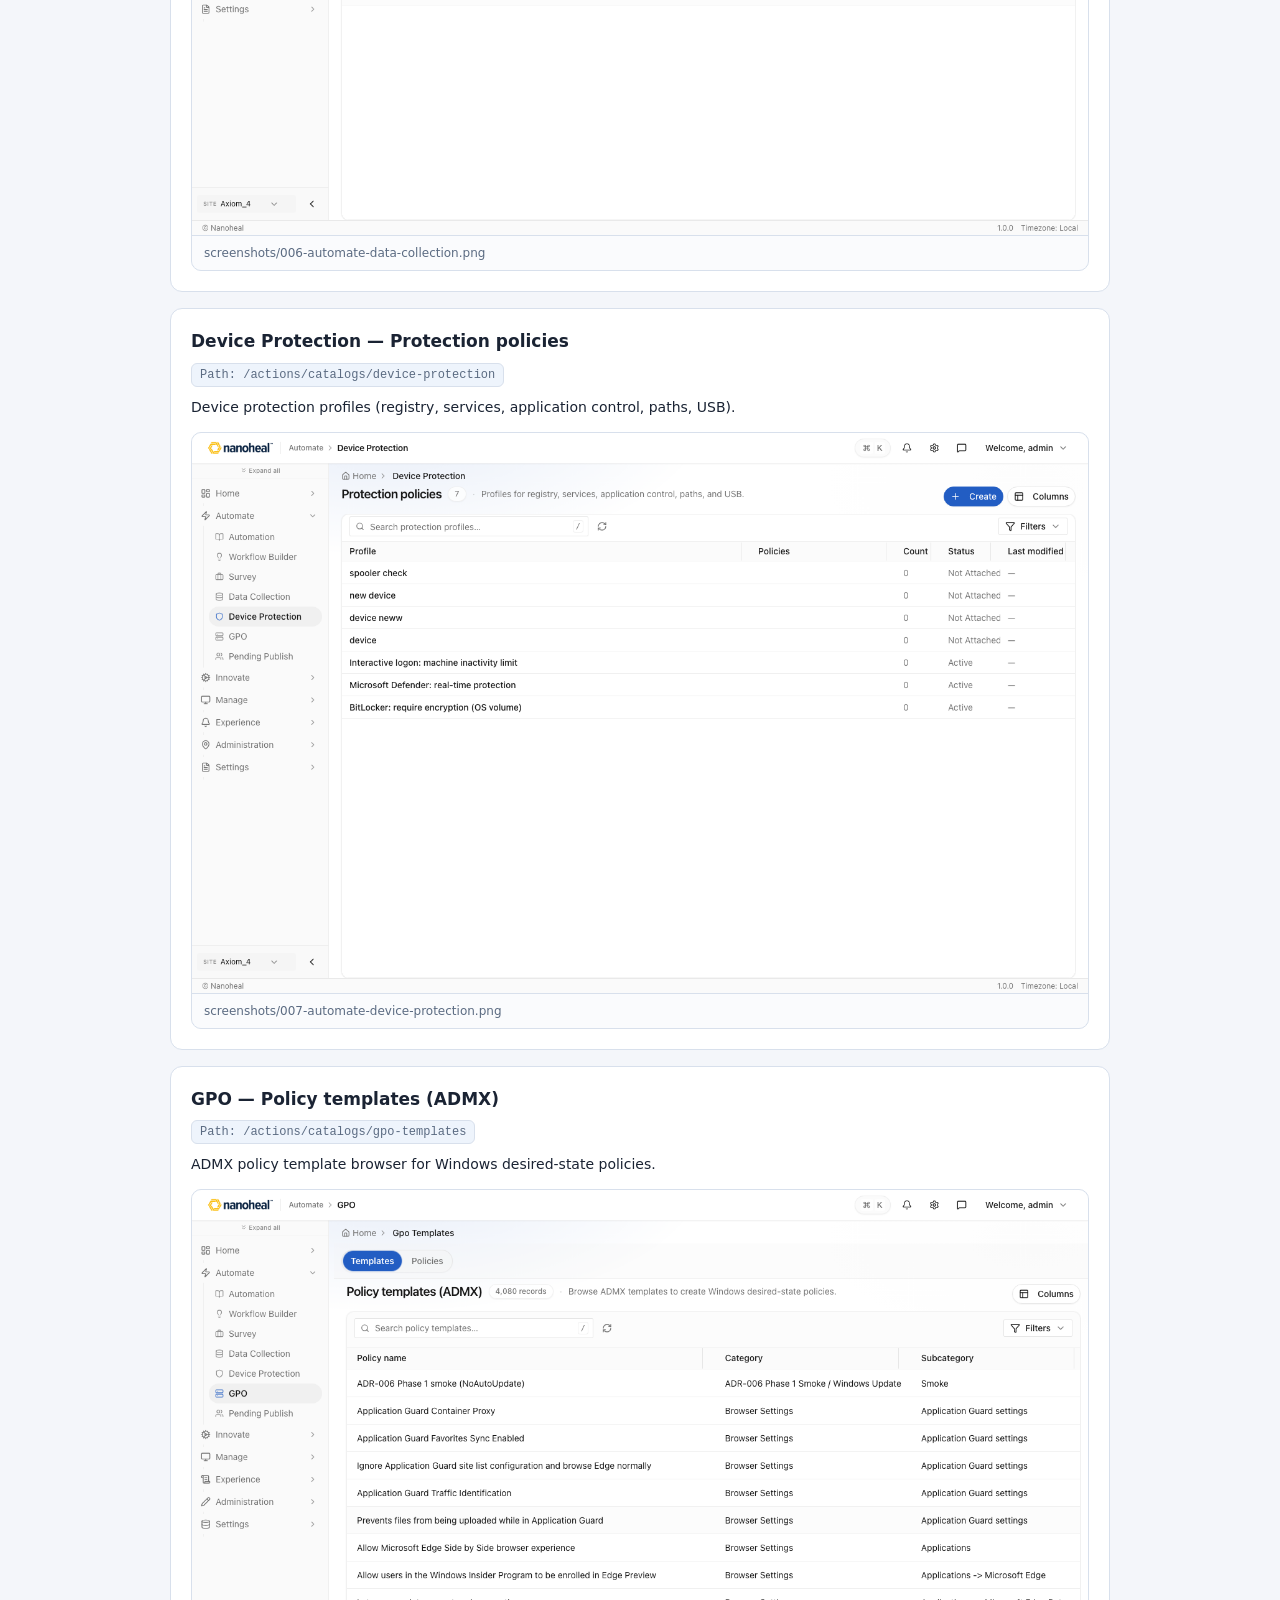
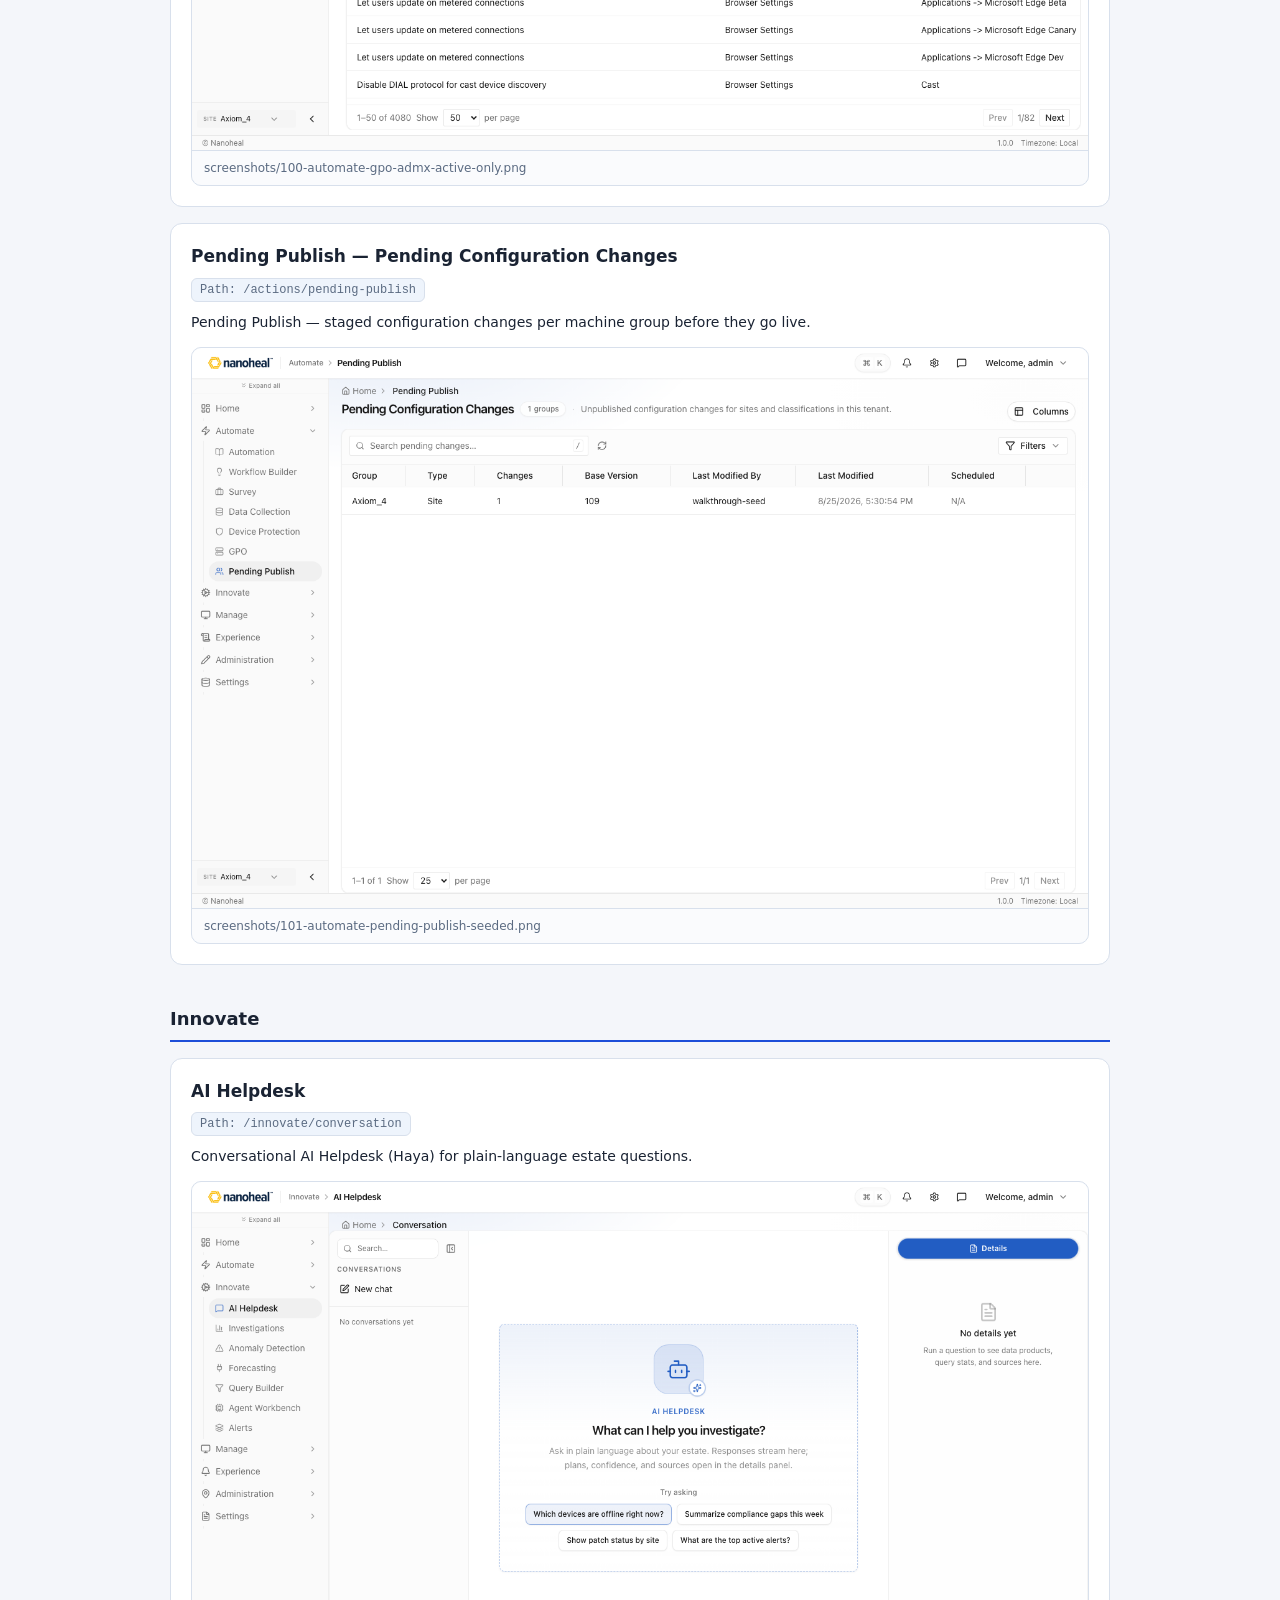
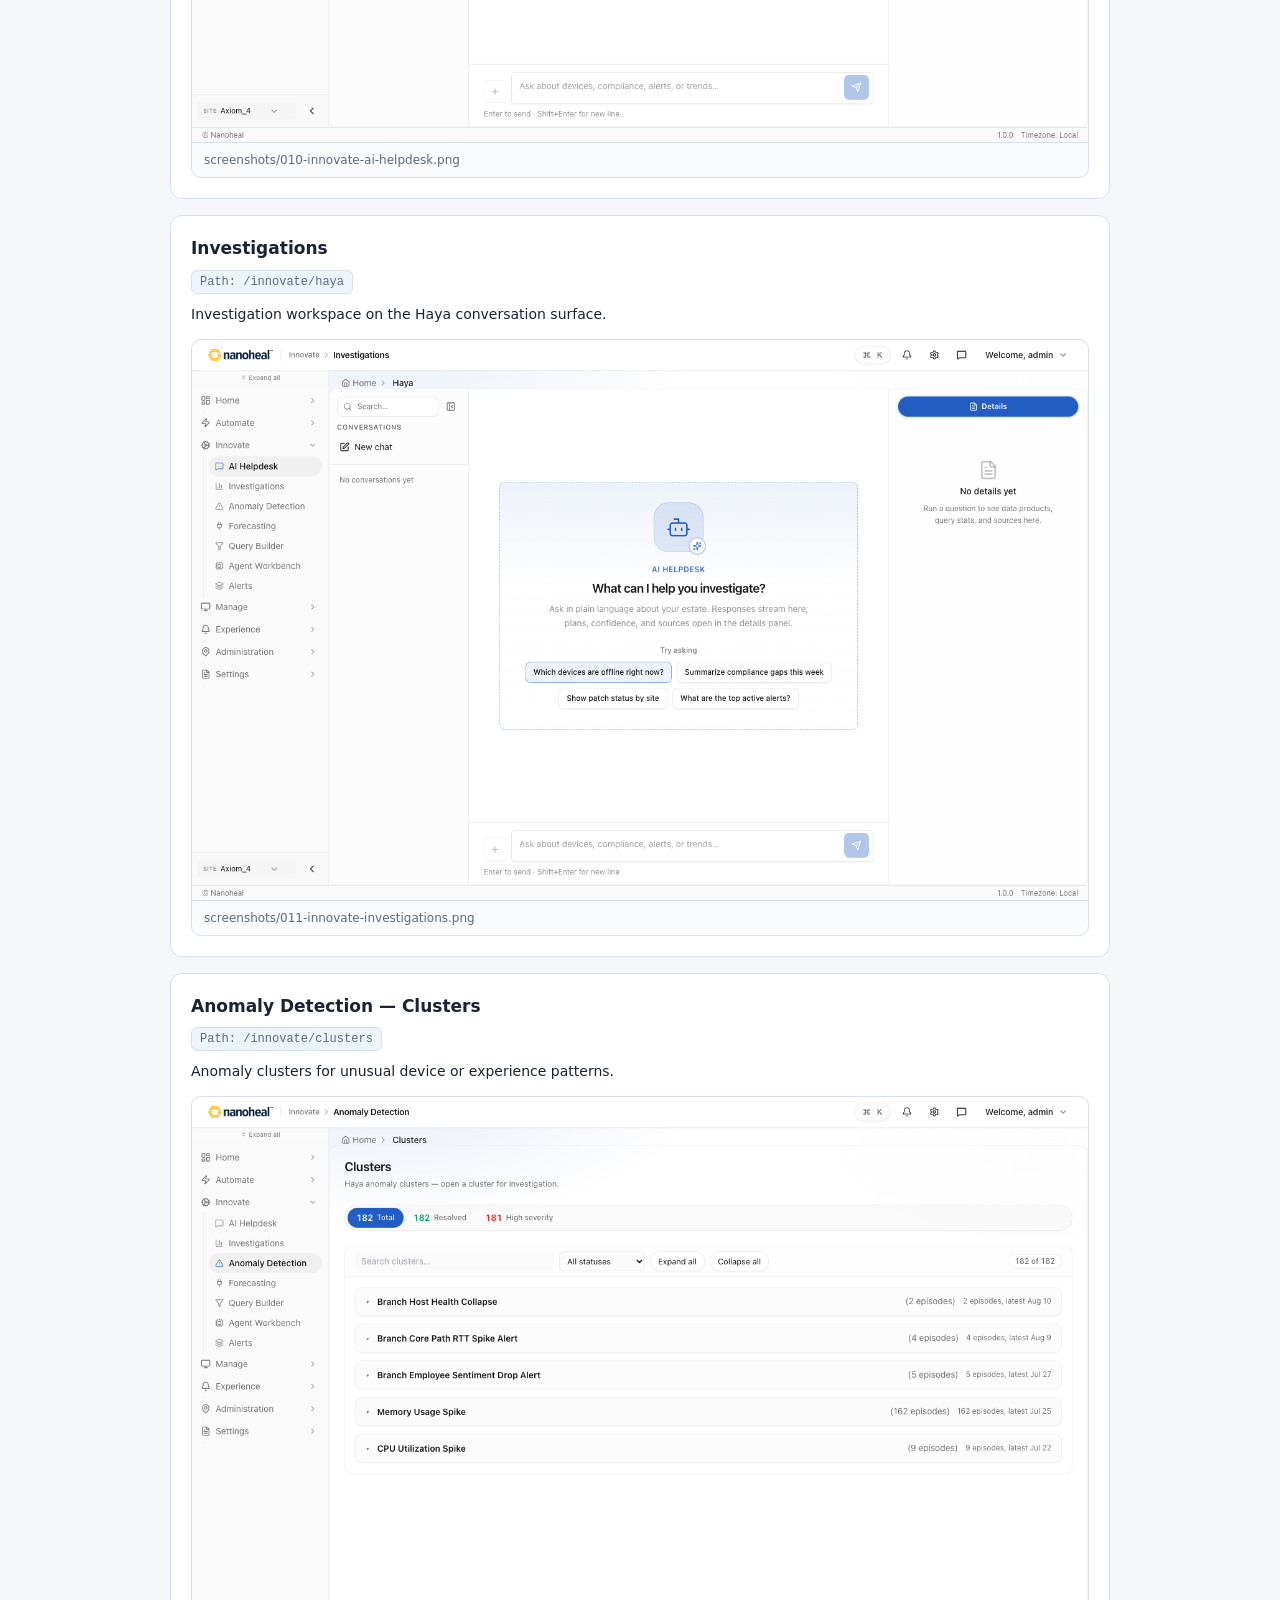
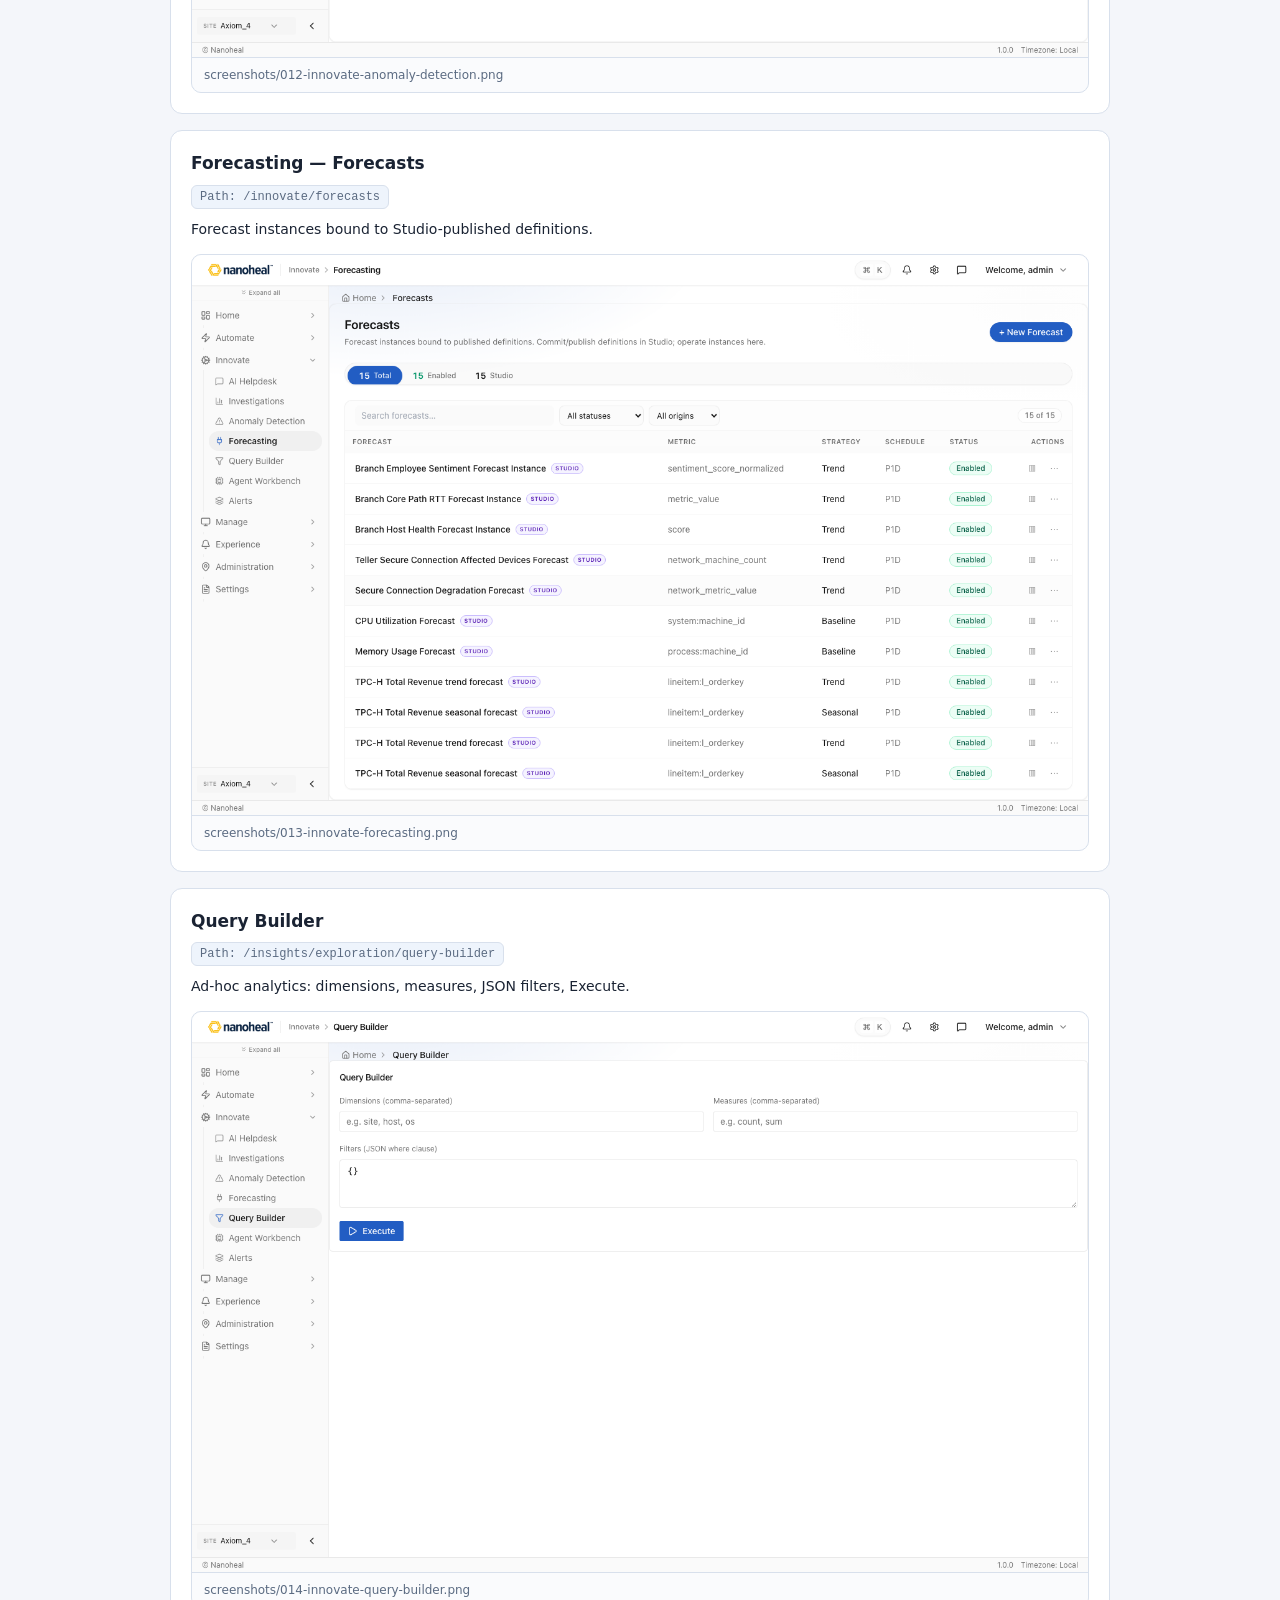
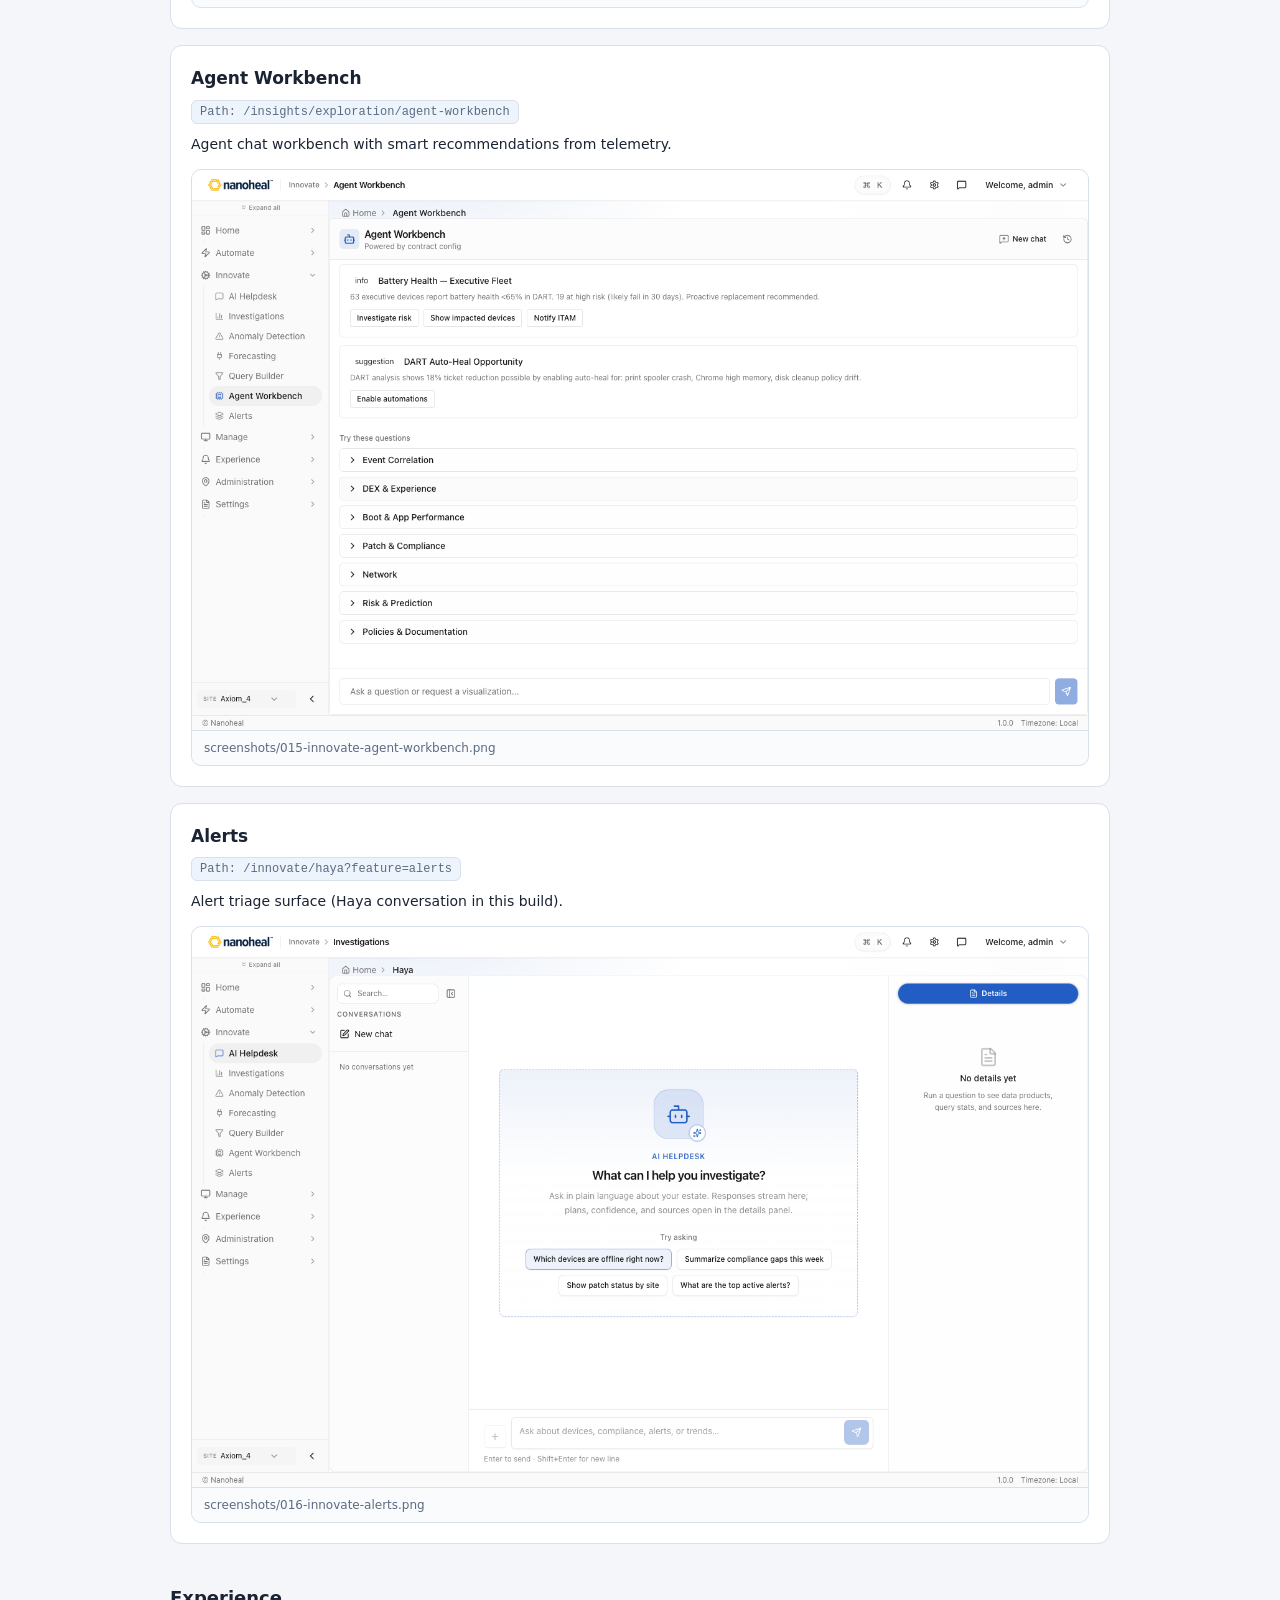
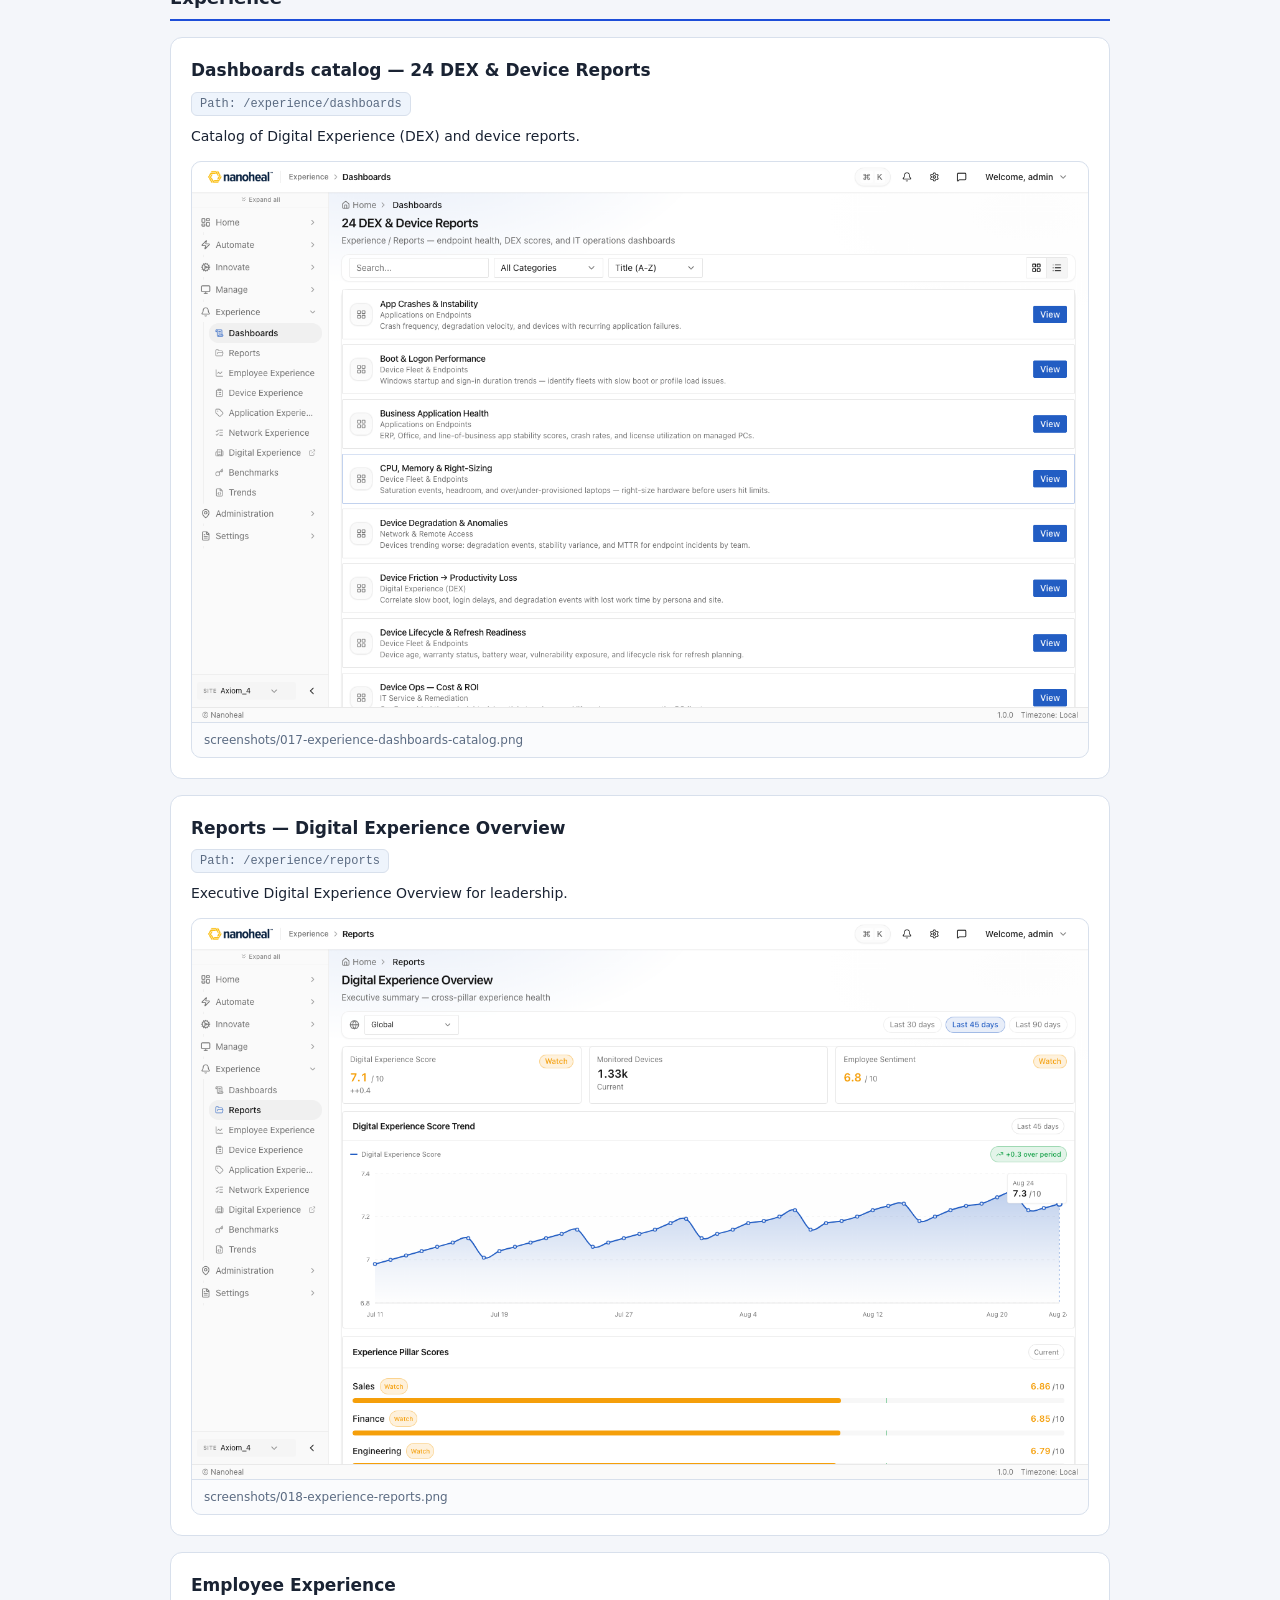
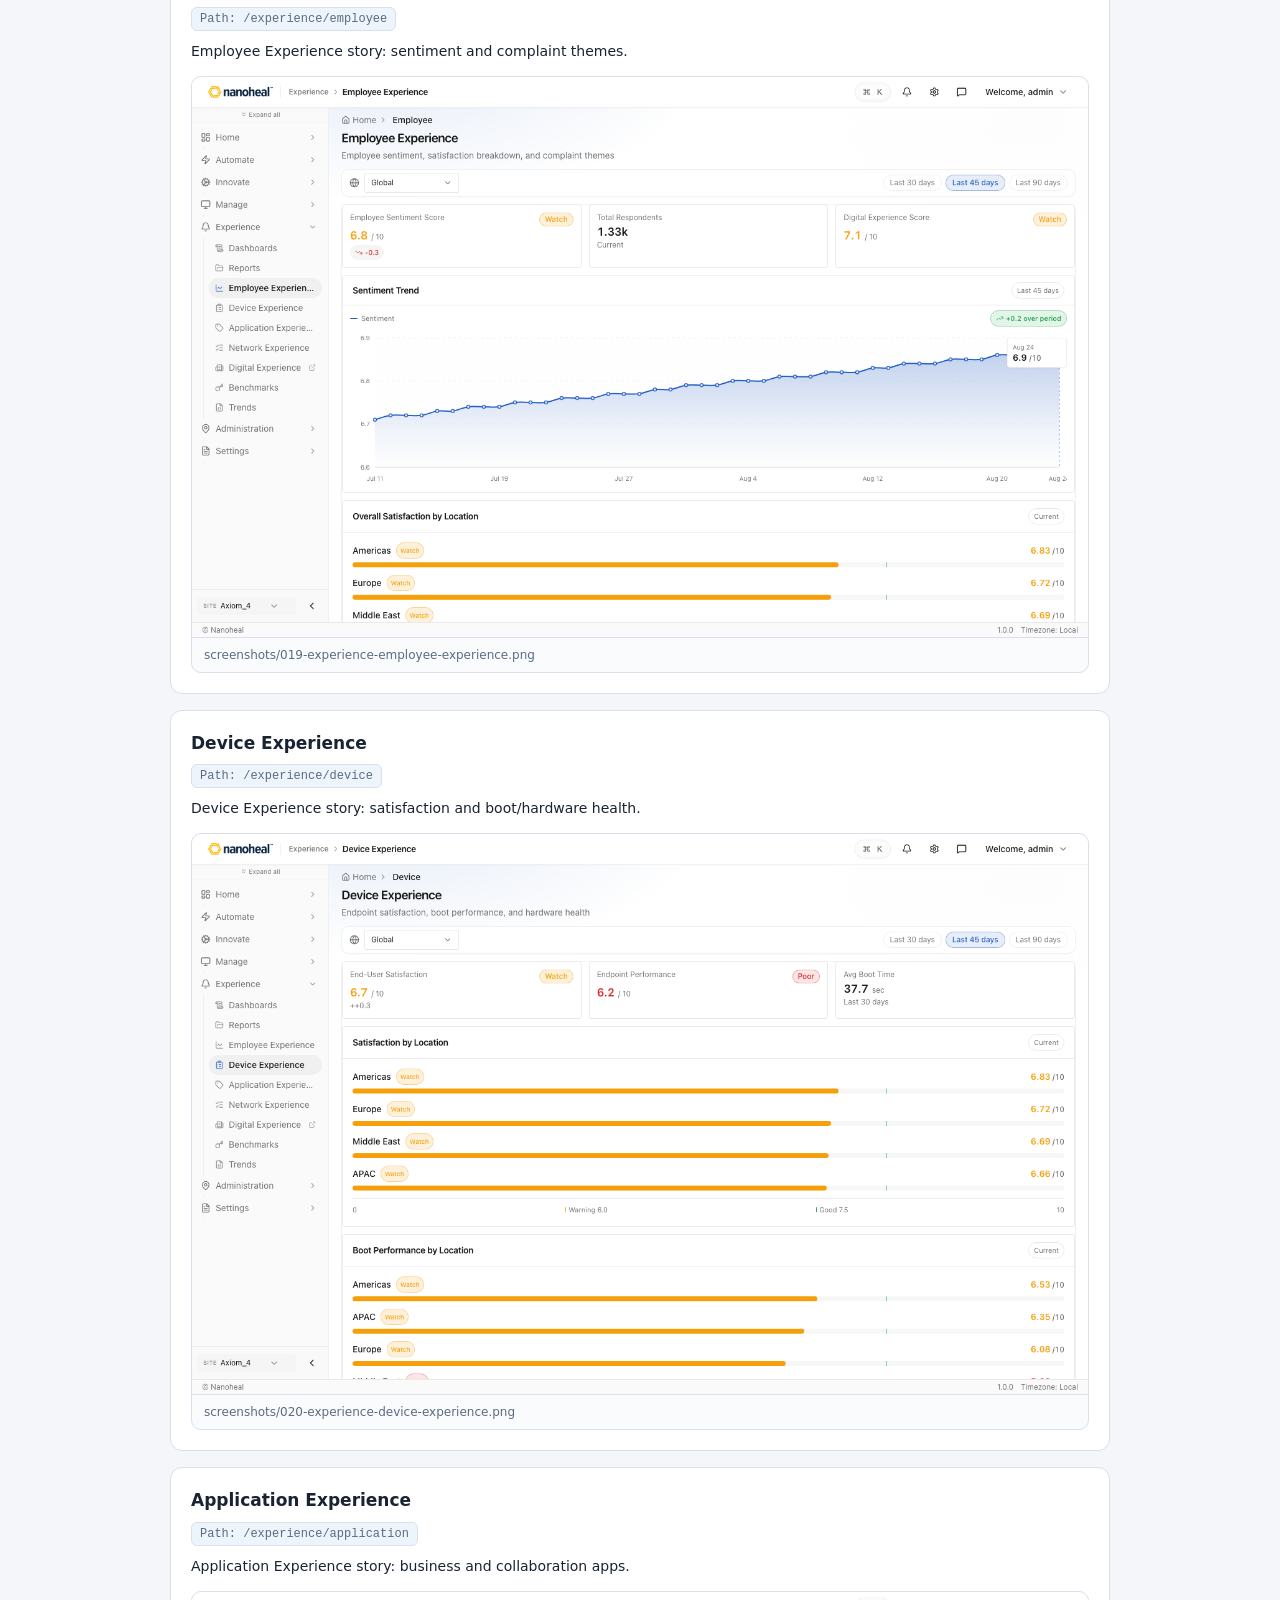
<file: ui-walkthrough/WALKTHROUGH.html>
<!DOCTYPE html>
<html lang="en">
<head>
  <meta charset="UTF-8" />
  <meta name="viewport" content="width=device-width, initial-scale=1" />
  <title>Live AEX product — UI walkthrough</title>
  <style>
:root { --text:#1a2333; --muted:#5b6b82; --border:#d8e0ec; --bg:#f4f6fa; --card:#fff; --accent:#1d4ed8; --tag:#eef4fc; }
    * { box-sizing: border-box; }
    body { margin:0; font-family:"Segoe UI",system-ui,-apple-system,sans-serif; color:var(--text); background:var(--bg); line-height:1.5; }
    header { background:#fff; border-bottom:1px solid var(--border); padding:28px 32px; position:sticky; top:0; z-index:10; }
    header h1 { margin:0 0 6px; font-size:24px; }
    header p { margin:0; color:var(--muted); font-size:14px; }
    nav { display:flex; flex-wrap:wrap; gap:8px; margin-top:14px; }
    nav a { font-size:12px; text-decoration:none; color:var(--accent); background:var(--tag); padding:4px 10px; border-radius:999px; border:1px solid var(--border); }
    main { max-width:980px; margin:0 auto; padding:24px 20px 64px; }
    section { margin-bottom:40px; }
    section > h2 { font-size:18px; margin:0 0 16px; padding-bottom:8px; border-bottom:2px solid var(--accent); }
    article { background:var(--card); border:1px solid var(--border); border-radius:12px; padding:20px; margin-bottom:16px; }
    article h3 { margin:0 0 8px; font-size:17px; }
    .meta { display:flex; flex-wrap:wrap; gap:8px; margin-bottom:10px; }
    .meta span { font-size:12px; background:var(--tag); border:1px solid var(--border); border-radius:6px; padding:2px 8px; color:var(--muted); font-family:ui-monospace,Menlo,monospace; }
    .desc { margin:0 0 14px; font-size:14px; }
    figure { margin:0; border:1px solid var(--border); border-radius:10px; overflow:hidden; background:#e8eef6; }
    figure img { display:block; width:100%; height:auto; }
    figcaption { font-size:12px; color:var(--muted); padding:8px 12px; background:#fafbfd; border-top:1px solid var(--border); }
    .toc { background:var(--card); border:1px solid var(--border); border-radius:12px; padding:16px 20px; margin-bottom:28px; font-size:14px; }
  </style>
</head>
<body>
  <header>
    <h1>Live AEX product — UI walkthrough</h1>
    <p>Nanoheal Live AEX console · <code>http://localhost:5176</code> · 2026-08-25T12:18:10 · 112 screens</p>
    <nav><a href="#home">Home</a><a href="#automate">Automate</a><a href="#innovate">Innovate</a><a href="#experience">Experience</a><a href="#manage">Manage</a><a href="#administration">Administration</a><a href="#settings">Settings</a><a href="#header">Header</a><a href="#dex-report-views">DEX report views</a><a href="#create-edit-overlays">Create / edit overlays</a><a href="#device-detail">Device detail</a><a href="#disabled-menu">Disabled menu</a><a href="#workflow-builder-deep">Workflow Builder deep</a><a href="#software-distribution-deep">Software Distribution deep</a><a href="#recapture">Recapture</a></nav>
  </header>
  <main>
    <div class="toc">
      <p><strong>How to read:</strong> Each card is one navigable surface or overlay. <em>Coming soon / placeholder</em> means nav is wired but UI is limited. <em>Menu disabled</em> means the sidebar item is off but the URL still works.</p>
      <p>Also available as Word: <code>Live-AEX-UI-Walkthrough.docx</code> · Markdown: <code>README.md</code></p>
    </div>
    <section id="home">
      <h2>Home</h2>
      <article>
        <h3>Overview</h3>
        <div class="meta"><span>Path: /home</span></div>
        <p class="desc">Tenant home / control tower. Device health, compliance posture, open alerts, and recommended actions for the selected site.</p>
        <figure>
          <img src="screenshots/001-home-overview.png" alt="Overview" loading="lazy" />
          <figcaption>screenshots/001-home-overview.png</figcaption>
        </figure>
      </article>
      <article>
        <h3>Recent Activity — Activity logs</h3>
        <div class="meta"><span>Path: /settings/audit/activity-log</span></div>
        <p class="desc">Operational activity log — who changed automations, published surveys, pushed software, or linked profiles.</p>
        <figure>
          <img src="screenshots/097-home-recent-activity-seeded.png" alt="Recent Activity — Activity logs" loading="lazy" />
          <figcaption>screenshots/097-home-recent-activity-seeded.png</figcaption>
        </figure>
      </article>
    </section>
    <section id="automate">
      <h2>Automate</h2>
      <article>
        <h3>Automation — Profiles</h3>
        <div class="meta"><span>Path: /actions/library</span></div>
        <p class="desc">Automation library of self-help, autoheal, and scheduler profiles. Browse remediations, open details, link scope to device groups.</p>
        <figure>
          <img src="screenshots/098-automate-automation-profiles-seeded.png" alt="Automation — Profiles" loading="lazy" />
          <figcaption>screenshots/098-automate-automation-profiles-seeded.png</figcaption>
        </figure>
      </article>
      <article>
        <h3>Workflow Builder</h3>
        <div class="meta"><span>Path: /actions/library/visual-builder</span></div>
        <p class="desc">Workflow Builder for authoring automations visually: template or custom, actions, When triggers, Matches conditions, save, then link scope.</p>
        <figure>
          <img src="screenshots/111-workflow-builder-deep-01-hub-templates-create-custom.png" alt="Workflow Builder" loading="lazy" />
          <figcaption>screenshots/111-workflow-builder-deep-01-hub-templates-create-custom.png</figcaption>
        </figure>
      </article>
      <article>
        <h3>Survey — Campaigns</h3>
        <div class="meta"><span>Path: /actions/campaigns</span></div>
        <p class="desc">Survey campaigns for desktop satisfaction, employee satisfaction, and sentiment.</p>
        <figure>
          <img src="screenshots/099-automate-survey-campaigns-seeded.png" alt="Survey — Campaigns" loading="lazy" />
          <figcaption>screenshots/099-automate-survey-campaigns-seeded.png</figcaption>
        </figure>
      </article>
      <article>
        <h3>Data Collection</h3>
        <div class="meta"><span>Path: /actions/catalogs/data-collection</span></div>
        <p class="desc">Data-collection profiles (performance, storage, user activity, network) for DEX and compliance telemetry.</p>
        <figure>
          <img src="screenshots/006-automate-data-collection.png" alt="Data Collection" loading="lazy" />
          <figcaption>screenshots/006-automate-data-collection.png</figcaption>
        </figure>
      </article>
      <article>
        <h3>Device Protection — Protection policies</h3>
        <div class="meta"><span>Path: /actions/catalogs/device-protection</span></div>
        <p class="desc">Device protection profiles (registry, services, application control, paths, USB).</p>
        <figure>
          <img src="screenshots/007-automate-device-protection.png" alt="Device Protection — Protection policies" loading="lazy" />
          <figcaption>screenshots/007-automate-device-protection.png</figcaption>
        </figure>
      </article>
      <article>
        <h3>GPO — Policy templates (ADMX)</h3>
        <div class="meta"><span>Path: /actions/catalogs/gpo-templates</span></div>
        <p class="desc">ADMX policy template browser for Windows desired-state policies.</p>
        <figure>
          <img src="screenshots/100-automate-gpo-admx-active-only.png" alt="GPO — Policy templates (ADMX)" loading="lazy" />
          <figcaption>screenshots/100-automate-gpo-admx-active-only.png</figcaption>
        </figure>
      </article>
      <article>
        <h3>Pending Publish — Pending Configuration Changes</h3>
        <div class="meta"><span>Path: /actions/pending-publish</span></div>
        <p class="desc">Pending Publish — staged configuration changes per machine group before they go live.</p>
        <figure>
          <img src="screenshots/101-automate-pending-publish-seeded.png" alt="Pending Publish — Pending Configuration Changes" loading="lazy" />
          <figcaption>screenshots/101-automate-pending-publish-seeded.png</figcaption>
        </figure>
      </article>
    </section>
    <section id="innovate">
      <h2>Innovate</h2>
      <article>
        <h3>AI Helpdesk</h3>
        <div class="meta"><span>Path: /innovate/conversation</span></div>
        <p class="desc">Conversational AI Helpdesk (Haya) for plain-language estate questions.</p>
        <figure>
          <img src="screenshots/010-innovate-ai-helpdesk.png" alt="AI Helpdesk" loading="lazy" />
          <figcaption>screenshots/010-innovate-ai-helpdesk.png</figcaption>
        </figure>
      </article>
      <article>
        <h3>Investigations</h3>
        <div class="meta"><span>Path: /innovate/haya</span></div>
        <p class="desc">Investigation workspace on the Haya conversation surface.</p>
        <figure>
          <img src="screenshots/011-innovate-investigations.png" alt="Investigations" loading="lazy" />
          <figcaption>screenshots/011-innovate-investigations.png</figcaption>
        </figure>
      </article>
      <article>
        <h3>Anomaly Detection — Clusters</h3>
        <div class="meta"><span>Path: /innovate/clusters</span></div>
        <p class="desc">Anomaly clusters for unusual device or experience patterns.</p>
        <figure>
          <img src="screenshots/012-innovate-anomaly-detection.png" alt="Anomaly Detection — Clusters" loading="lazy" />
          <figcaption>screenshots/012-innovate-anomaly-detection.png</figcaption>
        </figure>
      </article>
      <article>
        <h3>Forecasting — Forecasts</h3>
        <div class="meta"><span>Path: /innovate/forecasts</span></div>
        <p class="desc">Forecast instances bound to Studio-published definitions.</p>
        <figure>
          <img src="screenshots/013-innovate-forecasting.png" alt="Forecasting — Forecasts" loading="lazy" />
          <figcaption>screenshots/013-innovate-forecasting.png</figcaption>
        </figure>
      </article>
      <article>
        <h3>Query Builder</h3>
        <div class="meta"><span>Path: /insights/exploration/query-builder</span></div>
        <p class="desc">Ad-hoc analytics: dimensions, measures, JSON filters, Execute.</p>
        <figure>
          <img src="screenshots/014-innovate-query-builder.png" alt="Query Builder" loading="lazy" />
          <figcaption>screenshots/014-innovate-query-builder.png</figcaption>
        </figure>
      </article>
      <article>
        <h3>Agent Workbench</h3>
        <div class="meta"><span>Path: /insights/exploration/agent-workbench</span></div>
        <p class="desc">Agent chat workbench with smart recommendations from telemetry.</p>
        <figure>
          <img src="screenshots/015-innovate-agent-workbench.png" alt="Agent Workbench" loading="lazy" />
          <figcaption>screenshots/015-innovate-agent-workbench.png</figcaption>
        </figure>
      </article>
      <article>
        <h3>Alerts</h3>
        <div class="meta"><span>Path: /innovate/haya?feature=alerts</span></div>
        <p class="desc">Alert triage surface (Haya conversation in this build).</p>
        <figure>
          <img src="screenshots/016-innovate-alerts.png" alt="Alerts" loading="lazy" />
          <figcaption>screenshots/016-innovate-alerts.png</figcaption>
        </figure>
      </article>
    </section>
    <section id="experience">
      <h2>Experience</h2>
      <article>
        <h3>Dashboards catalog — 24 DEX &amp; Device Reports</h3>
        <div class="meta"><span>Path: /experience/dashboards</span></div>
        <p class="desc">Catalog of Digital Experience (DEX) and device reports.</p>
        <figure>
          <img src="screenshots/017-experience-dashboards-catalog.png" alt="Dashboards catalog — 24 DEX &amp; Device Reports" loading="lazy" />
          <figcaption>screenshots/017-experience-dashboards-catalog.png</figcaption>
        </figure>
      </article>
      <article>
        <h3>Reports — Digital Experience Overview</h3>
        <div class="meta"><span>Path: /experience/reports</span></div>
        <p class="desc">Executive Digital Experience Overview for leadership.</p>
        <figure>
          <img src="screenshots/018-experience-reports.png" alt="Reports — Digital Experience Overview" loading="lazy" />
          <figcaption>screenshots/018-experience-reports.png</figcaption>
        </figure>
      </article>
      <article>
        <h3>Employee Experience</h3>
        <div class="meta"><span>Path: /experience/employee</span></div>
        <p class="desc">Employee Experience story: sentiment and complaint themes.</p>
        <figure>
          <img src="screenshots/019-experience-employee-experience.png" alt="Employee Experience" loading="lazy" />
          <figcaption>screenshots/019-experience-employee-experience.png</figcaption>
        </figure>
      </article>
      <article>
        <h3>Device Experience</h3>
        <div class="meta"><span>Path: /experience/device</span></div>
        <p class="desc">Device Experience story: satisfaction and boot/hardware health.</p>
        <figure>
          <img src="screenshots/020-experience-device-experience.png" alt="Device Experience" loading="lazy" />
          <figcaption>screenshots/020-experience-device-experience.png</figcaption>
        </figure>
      </article>
      <article>
        <h3>Application Experience</h3>
        <div class="meta"><span>Path: /experience/application</span></div>
        <p class="desc">Application Experience story: business and collaboration apps.</p>
        <figure>
          <img src="screenshots/021-experience-application-experience.png" alt="Application Experience" loading="lazy" />
          <figcaption>screenshots/021-experience-application-experience.png</figcaption>
        </figure>
      </article>
      <article>
        <h3>Network Experience</h3>
        <div class="meta"><span>Path: /experience/network</span></div>
        <p class="desc">Network Experience story: latency and connectivity by site.</p>
        <figure>
          <img src="screenshots/022-experience-network-experience.png" alt="Network Experience" loading="lazy" />
          <figcaption>screenshots/022-experience-network-experience.png</figcaption>
        </figure>
      </article>
      <article>
        <h3>Digital Experience — DEX Score Overview</h3>
        <div class="meta"><span>Path: /experience/compliance-score</span></div>
        <p class="desc">Digital Experience dashboard (fleet DEX score) — not an external BI login.</p>
        <figure>
          <img src="screenshots/102-experience-digital-experience-dashboard.png" alt="Digital Experience — DEX Score Overview" loading="lazy" />
          <figcaption>screenshots/102-experience-digital-experience-dashboard.png</figcaption>
        </figure>
      </article>
      <article>
        <h3>Benchmarks — End-User Experience Improvement</h3>
        <div class="meta"><span>Path: /experience/benchmarks</span></div>
        <p class="desc">Benchmarks comparing satisfaction vs endpoint performance.</p>
        <figure>
          <img src="screenshots/024-experience-benchmarks.png" alt="Benchmarks — End-User Experience Improvement" loading="lazy" />
          <figcaption>screenshots/024-experience-benchmarks.png</figcaption>
        </figure>
      </article>
      <article>
        <h3>Trends</h3>
        <div class="meta"><span>Path: /experience/trends</span><span>coming soon / placeholder</span></div>
        <p class="desc">Trends placeholder for historical posture reporting.</p>
        <figure>
          <img src="screenshots/025-experience-trends.png" alt="Trends" loading="lazy" />
          <figcaption>screenshots/025-experience-trends.png</figcaption>
        </figure>
      </article>
    </section>
    <section id="manage">
      <h2>Manage</h2>
      <article>
        <h3>Device Explorer</h3>
        <div class="meta"><span>Path: /devices/inventory/device-explorer</span><span>coming soon / placeholder</span></div>
        <p class="desc">Coming soon — device search + full profile explorer.</p>
        <figure>
          <img src="screenshots/027-manage-device-explorer.png" alt="Device Explorer" loading="lazy" />
          <figcaption>screenshots/027-manage-device-explorer.png</figcaption>
        </figure>
      </article>
      <article>
        <h3>Remote Execution</h3>
        <div class="meta"><span>Path: /actions/execution/remediation</span></div>
        <p class="desc">Remote Execution — run a linked remediation now on site, group, or device.</p>
        <figure>
          <img src="screenshots/104-manage-remote-execution.png" alt="Remote Execution" loading="lazy" />
          <figcaption>screenshots/104-manage-remote-execution.png</figcaption>
        </figure>
      </article>
      <article>
        <h3>Software Distribution — Software install profiles</h3>
        <div class="meta"><span>Path: /devices/software/software-distribution</span></div>
        <p class="desc">Software Distribution — install/uninstall profiles and snippets.</p>
        <figure>
          <img src="screenshots/105-manage-software-distribution-seeded.png" alt="Software Distribution — Software install profiles" loading="lazy" />
          <figcaption>screenshots/105-manage-software-distribution-seeded.png</figcaption>
        </figure>
      </article>
      <article>
        <h3>Patch Management</h3>
        <div class="meta"><span>Path: /devices/software/patch-management</span><span>coming soon / placeholder</span></div>
        <p class="desc">Coming soon — Windows Update / patch tracking.</p>
        <figure>
          <img src="screenshots/032-manage-patch-management.png" alt="Patch Management" loading="lazy" />
          <figcaption>screenshots/032-manage-patch-management.png</figcaption>
        </figure>
      </article>
      <article>
        <h3>Violations</h3>
        <div class="meta"><span>Path: /innovate/haya?feature=violations</span></div>
        <p class="desc">Violations triage (Haya conversation in this build).</p>
        <figure>
          <img src="screenshots/033-manage-violations.png" alt="Violations" loading="lazy" />
          <figcaption>screenshots/033-manage-violations.png</figcaption>
        </figure>
      </article>
    </section>
    <section id="administration">
      <h2>Administration</h2>
      <article>
        <h3>Tenants</h3>
        <div class="meta"><span>Path: /settings/organization/tenants</span></div>
        <p class="desc">Organisation tenants/sites — names, org, keys, installs, license pools.</p>
        <figure>
          <img src="screenshots/107-administration-tenants-nanoheal-org.png" alt="Tenants" loading="lazy" />
          <figcaption>screenshots/107-administration-tenants-nanoheal-org.png</figcaption>
        </figure>
      </article>
      <article>
        <h3>Branding</h3>
        <div class="meta"><span>Path: /manage/organisation/branding</span><span>coming soon / placeholder</span></div>
        <p class="desc">Coming soon — branding on the IA roadmap.</p>
        <figure>
          <img src="screenshots/035-administration-branding.png" alt="Branding" loading="lazy" />
          <figcaption>screenshots/035-administration-branding.png</figcaption>
        </figure>
      </article>
      <article>
        <h3>Licensing</h3>
        <div class="meta"><span>Path: /settings/licensing</span></div>
        <p class="desc">License pools — entitlements and seat usage.</p>
        <figure>
          <img src="screenshots/036-administration-licensing.png" alt="Licensing" loading="lazy" />
          <figcaption>screenshots/036-administration-licensing.png</figcaption>
        </figure>
      </article>
      <article>
        <h3>Integrations — Connectors</h3>
        <div class="meta"><span>Path: /settings/integrations</span></div>
        <p class="desc">Integrations hub: connectors, API keys, catalog, event subscriptions.</p>
        <figure>
          <img src="screenshots/037-administration-integrations.png" alt="Integrations — Connectors" loading="lazy" />
          <figcaption>screenshots/037-administration-integrations.png</figcaption>
        </figure>
      </article>
      <article>
        <h3>Agent Management — Versions &amp; rings</h3>
        <div class="meta"><span>Path: /settings/agents</span></div>
        <p class="desc">Agent Management — versions &amp; rings, updates, version catalog, uploads.</p>
        <figure>
          <img src="screenshots/038-administration-agent-management.png" alt="Agent Management — Versions &amp; rings" loading="lazy" />
          <figcaption>screenshots/038-administration-agent-management.png</figcaption>
        </figure>
      </article>
      <article>
        <h3>Users &amp; Access — User accounts</h3>
        <div class="meta"><span>Path: /settings/users</span></div>
        <p class="desc">Users &amp; Access — accounts, RBAC, SSO, MFA.</p>
        <figure>
          <img src="screenshots/108-administration-users-access-seeded.png" alt="Users &amp; Access — User accounts" loading="lazy" />
          <figcaption>screenshots/108-administration-users-access-seeded.png</figcaption>
        </figure>
      </article>
      <article>
        <h3>Security</h3>
        <div class="meta"><span>Path: /settings/security</span><span>coming soon / placeholder</span></div>
        <p class="desc">Coming soon — certificates/secrets and GDPR ops.</p>
        <figure>
          <img src="screenshots/040-administration-security.png" alt="Security" loading="lazy" />
          <figcaption>screenshots/040-administration-security.png</figcaption>
        </figure>
      </article>
      <article>
        <h3>Classification — Device classifications</h3>
        <div class="meta"><span>Path: /devices/organization/device-classification</span></div>
        <p class="desc">Device classification groups for targeting.</p>
        <figure>
          <img src="screenshots/041-administration-classification.png" alt="Classification — Device classifications" loading="lazy" />
          <figcaption>screenshots/041-administration-classification.png</figcaption>
        </figure>
      </article>
      <article>
        <h3>Audit — Activity logs</h3>
        <div class="meta"><span>Path: /settings/audit</span></div>
        <p class="desc">Administration Audit hub — activity, ticket, and system events.</p>
        <figure>
          <img src="screenshots/109-administration-audit-activity-logs.png" alt="Audit — Activity logs" loading="lazy" />
          <figcaption>screenshots/109-administration-audit-activity-logs.png</figcaption>
        </figure>
      </article>
      <article>
        <h3>Score Models — Scores</h3>
        <div class="meta"><span>Path: /compliance/policy/score-models</span></div>
        <p class="desc">Score Models that feed DEX and operations scoring.</p>
        <figure>
          <img src="screenshots/110-administration-score-models-seeded.png" alt="Score Models — Scores" loading="lazy" />
          <figcaption>screenshots/110-administration-score-models-seeded.png</figcaption>
        </figure>
      </article>
    </section>
    <section id="settings">
      <h2>Settings</h2>
      <article>
        <h3>Profile</h3>
        <div class="meta"><span>Path: /account/profile</span></div>
        <p class="desc">Personal profile for the signed-in operator.</p>
        <figure>
          <img src="screenshots/044-settings-profile.png" alt="Profile" loading="lazy" />
          <figcaption>screenshots/044-settings-profile.png</figcaption>
        </figure>
      </article>
      <article>
        <h3>Preferences</h3>
        <div class="meta"><span>Path: /account/preferences</span></div>
        <p class="desc">Theme and accent color preferences.</p>
        <figure>
          <img src="screenshots/045-settings-preferences.png" alt="Preferences" loading="lazy" />
          <figcaption>screenshots/045-settings-preferences.png</figcaption>
        </figure>
      </article>
    </section>
    <section id="header">
      <h2>Header</h2>
      <article>
        <h3>Help &amp; Feedback</h3>
        <div class="meta"><span>Path: /experience/help</span></div>
        <p class="desc">Help &amp; Feedback from the header.</p>
        <figure>
          <img src="screenshots/046-header-help-feedback.png" alt="Help &amp; Feedback" loading="lazy" />
          <figcaption>screenshots/046-header-help-feedback.png</figcaption>
        </figure>
      </article>
    </section>
    <section id="dex-report-views">
      <h2>DEX report views</h2>
      <article>
        <h3>DEX Score Overview</h3>
        <div class="meta"><span>Path: /experience/dashboard/view/dex-score-overview</span></div>
        <p class="desc">Fleet-wide digital experience score, location impact, and drivers across the estate.</p>
        <figure>
          <img src="screenshots/059-dex-report-views-dex-score-overview.png" alt="DEX Score Overview" loading="lazy" />
          <figcaption>screenshots/059-dex-report-views-dex-score-overview.png</figcaption>
        </figure>
      </article>
      <article>
        <h3>What Changed — Device &amp; DEX Drivers — Anomaly &amp; Degradation Intelligence</h3>
        <div class="meta"><span>Path: /experience/dashboard/view/anomaly-degradation-intelligence</span></div>
        <p class="desc">Period-over-period DEX movement driven by boot time, crashes, patch gaps, and network latency on managed devices.</p>
        <figure>
          <img src="screenshots/060-dex-report-views-what-changed-device-dex-drivers.png" alt="What Changed — Device &amp; DEX Drivers — Anomaly &amp; Degradation Intelligence" loading="lazy" />
          <figcaption>screenshots/060-dex-report-views-what-changed-device-dex-drivers.png</figcaption>
        </figure>
      </article>
      <article>
        <h3>IT Leadership — Experience Summary — Digital Experience Overview</h3>
        <div class="meta"><span>Path: /experience/dashboard/view/dex-executive-reports</span></div>
        <p class="desc">Cross-pillar endpoint experience: device performance, application stability, sentiment, and service-desk load.</p>
        <figure>
          <img src="screenshots/061-dex-report-views-it-leadership-experience-summary.png" alt="IT Leadership — Experience Summary — Digital Experience Overview" loading="lazy" />
          <figcaption>screenshots/061-dex-report-views-it-leadership-experience-summary.png</figcaption>
        </figure>
      </article>
      <article>
        <h3>Device Friction → Productivity Loss — Experience-to-Productivity Impact</h3>
        <div class="meta"><span>Path: /experience/dashboard/view/experience-productivity-impact</span></div>
        <p class="desc">Correlate slow boot, login delays, and degradation events with lost work time by persona and site.</p>
        <figure>
          <img src="screenshots/062-dex-report-views-device-friction-productivity-loss.png" alt="Device Friction → Productivity Loss — Experience-to-Productivity Impact" loading="lazy" />
          <figcaption>screenshots/062-dex-report-views-device-friction-productivity-loss.png</figcaption>
        </figure>
      </article>
      <article>
        <h3>Endpoint Experience Scorecard — Device Experience</h3>
        <div class="meta"><span>Path: /experience/dashboard/view/device-experience-report</span></div>
        <p class="desc">Boot and logon times, stability, battery health, and satisfaction by device model and region.</p>
        <figure>
          <img src="screenshots/063-dex-report-views-endpoint-experience-scorecard.png" alt="Endpoint Experience Scorecard — Device Experience" loading="lazy" />
          <figcaption>screenshots/063-dex-report-views-endpoint-experience-scorecard.png</figcaption>
        </figure>
      </article>
      <article>
        <h3>Boot &amp; Logon Performance — Experience Engineering Deep Dive</h3>
        <div class="meta"><span>Path: /experience/dashboard/view/experience-engineering-deep-dive</span></div>
        <p class="desc">Windows startup and sign-in duration trends — identify fleets with slow boot or profile load issues.</p>
        <figure>
          <img src="screenshots/064-dex-report-views-boot-logon-performance.png" alt="Boot &amp; Logon Performance — Experience Engineering Deep Dive" loading="lazy" />
          <figcaption>screenshots/064-dex-report-views-boot-logon-performance.png</figcaption>
        </figure>
      </article>
      <article>
        <h3>Device Lifecycle &amp; Refresh Readiness — Lifecycle &amp; Device Health Intelligence</h3>
        <div class="meta"><span>Path: /experience/dashboard/view/lifecycle-device-health</span></div>
        <p class="desc">Device age, warranty status, battery wear, vulnerability exposure, and lifecycle risk for refresh planning.</p>
        <figure>
          <img src="screenshots/065-dex-report-views-device-lifecycle-refresh-readiness.png" alt="Device Lifecycle &amp; Refresh Readiness — Lifecycle &amp; Device Health Intelligence" loading="lazy" />
          <figcaption>screenshots/065-dex-report-views-device-lifecycle-refresh-readiness.png</figcaption>
        </figure>
      </article>
      <article>
        <h3>CPU, Memory &amp; Right-Sizing — Right-Sizing &amp; Performance Optimization</h3>
        <div class="meta"><span>Path: /experience/dashboard/view/right-sizing-performance</span></div>
        <p class="desc">Saturation events, headroom, and over/under-provisioned laptops — right-size hardware before users hit limits.</p>
        <figure>
          <img src="screenshots/066-dex-report-views-cpu-memory-right-sizing.png" alt="CPU, Memory &amp; Right-Sizing — Right-Sizing &amp; Performance Optimization" loading="lazy" />
          <figcaption>screenshots/066-dex-report-views-cpu-memory-right-sizing.png</figcaption>
        </figure>
      </article>
      <article>
        <h3>Business Application Health — Application Experience</h3>
        <div class="meta"><span>Path: /experience/dashboard/view/application-experience-report</span></div>
        <p class="desc">ERP, Office, and line-of-business app stability scores, crash rates, and license utilization on managed PCs.</p>
        <figure>
          <img src="screenshots/067-dex-report-views-business-application-health.png" alt="Business Application Health — Application Experience" loading="lazy" />
          <figcaption>screenshots/067-dex-report-views-business-application-health.png</figcaption>
        </figure>
      </article>
      <article>
        <h3>App Crashes &amp; Instability — Autonomous Operations Control</h3>
        <div class="meta"><span>Path: /experience/dashboard/view/autonomous-operations-control</span></div>
        <p class="desc">Crash frequency, degradation velocity, and devices with recurring application failures.</p>
        <figure>
          <img src="screenshots/068-dex-report-views-app-crashes-instability.png" alt="App Crashes &amp; Instability — Autonomous Operations Control" loading="lazy" />
          <figcaption>screenshots/068-dex-report-views-app-crashes-instability.png</figcaption>
        </figure>
      </article>
      <article>
        <h3>Software Inventory &amp; License Use — License &amp; Software Efficiency</h3>
        <div class="meta"><span>Path: /experience/dashboard/view/license-software-efficiency</span></div>
        <p class="desc">Installed software utilization, reclaimable licenses, and unused apps across the endpoint estate.</p>
        <figure>
          <img src="screenshots/069-dex-report-views-software-inventory-license-use.png" alt="Software Inventory &amp; License Use — License &amp; Software Efficiency" loading="lazy" />
          <figcaption>screenshots/069-dex-report-views-software-inventory-license-use.png</figcaption>
        </figure>
      </article>
      <article>
        <h3>Teams, Outlook &amp; Meeting Apps — Autonomous Operations Control</h3>
        <div class="meta"><span>Path: /experience/dashboard/view/autonomous-operations-control</span></div>
        <p class="desc">Collaboration tool performance on endpoints — crashes, latency impact, and auto-remediation outcomes.</p>
        <figure>
          <img src="screenshots/070-dex-report-views-teams-outlook-meeting-apps.png" alt="Teams, Outlook &amp; Meeting Apps — Autonomous Operations Control" loading="lazy" />
          <figcaption>screenshots/070-dex-report-views-teams-outlook-meeting-apps.png</figcaption>
        </figure>
      </article>
      <article>
        <h3>Network, Wi‑Fi &amp; VPN Quality — Network Experience</h3>
        <div class="meta"><span>Path: /experience/dashboard/view/network-experience-report</span></div>
        <p class="desc">Latency, jitter, and packet loss for office and remote workers — tie network issues to DEX drops.</p>
        <figure>
          <img src="screenshots/071-dex-report-views-network-wi-fi-vpn-quality.png" alt="Network, Wi‑Fi &amp; VPN Quality — Network Experience" loading="lazy" />
          <figcaption>screenshots/071-dex-report-views-network-wi-fi-vpn-quality.png</figcaption>
        </figure>
      </article>
      <article>
        <h3>Device Degradation &amp; Anomalies — Anomaly &amp; Degradation Intelligence</h3>
        <div class="meta"><span>Path: /experience/dashboard/view/anomaly-degradation-intelligence</span></div>
        <p class="desc">Devices trending worse: degradation events, stability variance, and MTTR for endpoint incidents by team.</p>
        <figure>
          <img src="screenshots/072-dex-report-views-device-degradation-anomalies.png" alt="Device Degradation &amp; Anomalies — Anomaly &amp; Degradation Intelligence" loading="lazy" />
          <figcaption>screenshots/072-dex-report-views-device-degradation-anomalies.png</figcaption>
        </figure>
      </article>
      <article>
        <h3>Employee Device Satisfaction — Employee Experience</h3>
        <div class="meta"><span>Path: /experience/dashboard/view/employee-experience-report</span></div>
        <p class="desc">End-user sentiment on devices, boot speed, and IT support — scores from DEX pulse surveys.</p>
        <figure>
          <img src="screenshots/073-dex-report-views-employee-device-satisfaction.png" alt="Employee Device Satisfaction — Employee Experience" loading="lazy" />
          <figcaption>screenshots/073-dex-report-views-employee-device-satisfaction.png</figcaption>
        </figure>
      </article>
      <article>
        <h3>Top Employee Complaints (IT) — Employee Experience</h3>
        <div class="meta"><span>Path: /experience/dashboard/view/employee-experience-report</span></div>
        <p class="desc">What users report: slow laptops, VPN, apps, printers, and meeting rooms — prioritized by volume.</p>
        <figure>
          <img src="screenshots/074-dex-report-views-top-employee-complaints-it.png" alt="Top Employee Complaints (IT) — Employee Experience" loading="lazy" />
          <figcaption>screenshots/074-dex-report-views-top-employee-complaints-it.png</figcaption>
        </figure>
      </article>
      <article>
        <h3>DEX vs Industry Benchmark — End-User Experience Improvement</h3>
        <div class="meta"><span>Path: /experience/dashboard/view/adoption-benchmarks-report</span></div>
        <p class="desc">Compare your endpoint DEX and boot/login performance against peer organizations.</p>
        <figure>
          <img src="screenshots/075-dex-report-views-dex-vs-industry-benchmark.png" alt="DEX vs Industry Benchmark — End-User Experience Improvement" loading="lazy" />
          <figcaption>screenshots/075-dex-report-views-dex-vs-industry-benchmark.png</figcaption>
        </figure>
      </article>
      <article>
        <h3>DEX by Site, Persona &amp; Working Style — End-User Experience Improvement</h3>
        <div class="meta"><span>Path: /experience/dashboard/view/adoption-benchmarks-report</span></div>
        <p class="desc">Internal benchmark: office vs remote, region, and role — find where device experience lags.</p>
        <figure>
          <img src="screenshots/076-dex-report-views-dex-by-site-persona-working-style.png" alt="DEX by Site, Persona &amp; Working Style — End-User Experience Improvement" loading="lazy" />
          <figcaption>screenshots/076-dex-report-views-dex-by-site-persona-working-style.png</figcaption>
        </figure>
      </article>
      <article>
        <h3>Predictive Device Risk — Predictive &amp; Risk Modeling</h3>
        <div class="meta"><span>Path: /experience/dashboard/view/predictive-risk-modeling</span></div>
        <p class="desc">Forecast devices at risk of failure, chronic degradation, and refresh candidates before tickets spike.</p>
        <figure>
          <img src="screenshots/077-dex-report-views-predictive-device-risk.png" alt="Predictive Device Risk — Predictive &amp; Risk Modeling" loading="lazy" />
          <figcaption>screenshots/077-dex-report-views-predictive-device-risk.png</figcaption>
        </figure>
      </article>
      <article>
        <h3>Endpoint Auto-Remediation — Autonomous Operations Control</h3>
        <div class="meta"><span>Path: /experience/dashboard/view/autonomous-operations-control</span></div>
        <p class="desc">Self-heal success rate on devices, ticket deflection, and RCA confidence for endpoint issues.</p>
        <figure>
          <img src="screenshots/078-dex-report-views-endpoint-auto-remediation.png" alt="Endpoint Auto-Remediation — Autonomous Operations Control" loading="lazy" />
          <figcaption>screenshots/078-dex-report-views-endpoint-auto-remediation.png</figcaption>
        </figure>
      </article>
      <article>
        <h3>Device-Related Ticket Volume — ITSM &amp; Ticket Optimization</h3>
        <div class="meta"><span>Path: /experience/dashboard/view/itsm-ticket-optimization</span></div>
        <p class="desc">Help-desk tickets tied to endpoints, deflection from automation, and cost per device incident.</p>
        <figure>
          <img src="screenshots/079-dex-report-views-device-related-ticket-volume.png" alt="Device-Related Ticket Volume — ITSM &amp; Ticket Optimization" loading="lazy" />
          <figcaption>screenshots/079-dex-report-views-device-related-ticket-volume.png</figcaption>
        </figure>
      </article>
      <article>
        <h3>Endpoint Incident MTTR — MTTR &amp; Operational Efficiency</h3>
        <div class="meta"><span>Path: /experience/dashboard/view/mttr-operational-efficiency</span></div>
        <p class="desc">Mean time to restore device experience — resolution speed by fault domain and persona.</p>
        <figure>
          <img src="screenshots/080-dex-report-views-endpoint-incident-mttr.png" alt="Endpoint Incident MTTR — MTTR &amp; Operational Efficiency" loading="lazy" />
          <figcaption>screenshots/080-dex-report-views-endpoint-incident-mttr.png</figcaption>
        </figure>
      </article>
      <article>
        <h3>Device Ops — Cost &amp; ROI — Financial Impact &amp; ROI</h3>
        <div class="meta"><span>Path: /experience/dashboard/view/financial-impact-roi</span></div>
        <p class="desc">CapEx avoided through right-sizing, ticket savings, and lifecycle governance on the PC fleet.</p>
        <figure>
          <img src="screenshots/081-dex-report-views-device-ops-cost-roi.png" alt="Device Ops — Cost &amp; ROI — Financial Impact &amp; ROI" loading="lazy" />
          <figcaption>screenshots/081-dex-report-views-device-ops-cost-roi.png</figcaption>
        </figure>
      </article>
      <article>
        <h3>Endpoint Compliance &amp; Posture — Governance &amp; Privilege Control</h3>
        <div class="meta"><span>Path: /experience/dashboard/view/governance-privilege-control</span></div>
        <p class="desc">Patch compliance, vulnerability exposure, and governance scores across managed devices.</p>
        <figure>
          <img src="screenshots/082-dex-report-views-endpoint-compliance-posture.png" alt="Endpoint Compliance &amp; Posture — Governance &amp; Privilege Control" loading="lazy" />
          <figcaption>screenshots/082-dex-report-views-endpoint-compliance-posture.png</figcaption>
        </figure>
      </article>
    </section>
    <section id="create-edit-overlays">
      <h2>Create / edit overlays</h2>
      <article>
        <h3>Users — Create overlay — User accounts</h3>
        <div class="meta"><span>Path: /settings/users</span></div>
        <p class="desc">Home Users Users RBAC SSO / SAML MFA Policy User accounts 43 records · Search users, open profiles, and manage roles and access. Create Columns All users 43 Pending approval 0 / Filters Email First Name Last Name Status User Type Last Login Tenant admin@nanoheal.com admin nanohea</p>
        <figure>
          <img src="screenshots/083-create-edit-overlays-users-create-overlay.png" alt="Users — Create overlay — User accounts" loading="lazy" />
          <figcaption>screenshots/083-create-edit-overlays-users-create-overlay.png</figcaption>
        </figure>
      </article>
      <article>
        <h3>Classification — Create overlay — Device classifications</h3>
        <div class="meta"><span>Path: /devices/organization/device-classification</span></div>
        <p class="desc">Home Device Classification Device classifications 89 classifications · Group devices by classification for targeting and policy. Create Columns / Filters Name Type Machine group Device Count Created By Created On Last Modified Engineering CSV Machine group 1 admin admin@nanoheal.</p>
        <figure>
          <img src="screenshots/084-create-edit-overlays-classification-create-overlay.png" alt="Classification — Create overlay — Device classifications" loading="lazy" />
          <figcaption>screenshots/084-create-edit-overlays-classification-create-overlay.png</figcaption>
        </figure>
      </article>
      <article>
        <h3>Tenants — Create overlay — Tenants</h3>
        <div class="meta"><span>Path: /settings/organization/tenants</span></div>
        <p class="desc">Home Tenants Tenants 31 records · Browse sites and open tenant settings, versions, and security. Create Columns / Filters ID Tenant Name Organization Tenant key Contact email Active installs License pool 1 Default nanoheal-deploy-default-site-1 0 5e9d7820… (Unlimited) 8 Axiom_4 4</p>
        <figure>
          <img src="screenshots/085-create-edit-overlays-tenants-create-overlay.png" alt="Tenants — Create overlay — Tenants" loading="lazy" />
          <figcaption>screenshots/085-create-edit-overlays-tenants-create-overlay.png</figcaption>
        </figure>
      </article>
      <article>
        <h3>Automation — Create overlay — Workflow builder</h3>
        <div class="meta"><span>Path: /actions/library</span></div>
        <p class="desc">Home Visual Builder Workflow builder What needs fixing? Describe the issue in natural language. We&#x27;ll suggest a workflow you can customise. What needs fixing? / to automation library Type a problem to continue Continue QUICK STARTS ⚡ 60 - Clear files from folders and sub-folders </p>
        <figure>
          <img src="screenshots/086-create-edit-overlays-automation-create-overlay.png" alt="Automation — Create overlay — Workflow builder" loading="lazy" />
          <figcaption>screenshots/086-create-edit-overlays-automation-create-overlay.png</figcaption>
        </figure>
      </article>
      <article>
        <h3>Data Collection — Create overlay — Data collection</h3>
        <div class="meta"><span>Path: /actions/catalogs/data-collection</span></div>
        <p class="desc">Home Data Collection Data collection 9 · Profiles for performance, storage, user activity, and network monitoring. Create Columns / Filters Profile Description Monitoring Collectors Status Last modified Disk health Disk health — 0 Not Attached 3 days ago Device health Device heal</p>
        <figure>
          <img src="screenshots/087-create-edit-overlays-data-collection-create-overlay.png" alt="Data Collection — Create overlay — Data collection" loading="lazy" />
          <figcaption>screenshots/087-create-edit-overlays-data-collection-create-overlay.png</figcaption>
        </figure>
      </article>
      <article>
        <h3>Device Protection — Create overlay — Protection policies</h3>
        <div class="meta"><span>Path: /actions/catalogs/device-protection</span></div>
        <p class="desc">Home Device Protection Protection policies 7 · Profiles for registry, services, application control, paths, and USB. Create Columns / Filters Profile Policies Count Status Last modified spooler check 0 Not Attached — new device 0 Not Attached — device neww 0 Not Attached — device</p>
        <figure>
          <img src="screenshots/088-create-edit-overlays-device-protection-create-overlay.png" alt="Device Protection — Create overlay — Protection policies" loading="lazy" />
          <figcaption>screenshots/088-create-edit-overlays-device-protection-create-overlay.png</figcaption>
        </figure>
      </article>
      <article>
        <h3>Integrations — Add connector — Connectors</h3>
        <div class="meta"><span>Path: /settings/integrations</span></div>
        <p class="desc">Home Integrations Connectors API Keys API catalog Event Subscriptions Connectors 5 connectors · Connect Nanoheal to a product (ServiceNow, Teams, Slack). To send Nanoheal events to a URL, use Event Subscriptions. Add connector Columns / Filters Site Name Type Description Status C</p>
        <figure>
          <img src="screenshots/089-create-edit-overlays-integrations-add-connector.png" alt="Integrations — Add connector — Connectors" loading="lazy" />
          <figcaption>screenshots/089-create-edit-overlays-integrations-add-connector.png</figcaption>
        </figure>
      </article>
      <article>
        <h3>Inventory — Add device — Devices</h3>
        <div class="meta"><span>Path: /devices/inventory/census</span></div>
        <p class="desc">Home Devices Inventory Devices 63 devices · Healthy 0 Pending sync 0 · Inventory, classify, and manage managed endpoints. Add device Export Columns All Devices 63 Windows 47 macOS 10 Android 0 Linux 5 Unknown / Filters Device / Endpoint Status OS Last seen Agent Installed date MT</p>
        <figure>
          <img src="screenshots/090-create-edit-overlays-inventory-add-device.png" alt="Inventory — Add device — Devices" loading="lazy" />
          <figcaption>screenshots/090-create-edit-overlays-inventory-add-device.png</figcaption>
        </figure>
      </article>
      <article>
        <h3>Score Models — Create overlay</h3>
        <div class="meta"><span>Path: /compliance/policy/score-models</span><span>capture failed</span></div>
        <p class="desc">Score Models list has no Create control in this build; list/read only.</p>
      </article>
      <article>
        <h3>Software Distribution — Create overlay — Profile builder</h3>
        <div class="meta"><span>Path: /devices/software/software-distribution</span></div>
        <p class="desc">Home Software Distribution Profile builder DRAFT Load 7-Zip example Design History Switch to Form View ✓ Package 2 Build 3 Options 4 Review Operating system Which OS should these patches run on? Select OS BUILD SEQUENCE 1 action — pick a type or configure below the card. 1 action</p>
        <figure>
          <img src="screenshots/099-create-edit-overlays-software-distribution-create-overlay.png" alt="Software Distribution — Create overlay — Profile builder" loading="lazy" />
          <figcaption>screenshots/099-create-edit-overlays-software-distribution-create-overlay.png</figcaption>
        </figure>
      </article>
      <article>
        <h3>Workflow Builder — Blank workflow — Workflow builder</h3>
        <div class="meta"><span>Path: /actions/library/visual-builder</span></div>
        <p class="desc">Home Visual Builder Workflow builder DRAFT 1 Actions 2 Details 3 Review WORKFLOW TIMELINE Click WHEN to change the trigger, then add what should run next. 0 actions WHEN When triggered manually DO Add your first action Pick what the device should do after this trigger — from Asse</p>
        <figure>
          <img src="screenshots/093-create-edit-overlays-workflow-builder-blank-workflow.png" alt="Workflow Builder — Blank workflow — Workflow builder" loading="lazy" />
          <figcaption>screenshots/093-create-edit-overlays-workflow-builder-blank-workflow.png</figcaption>
        </figure>
      </article>
      <article>
        <h3>Users — Detail / edit drawer — User accounts</h3>
        <div class="meta"><span>Path: /settings/users</span><span>drawer</span></div>
        <p class="desc">Home Users Users RBAC SSO / SAML MFA Policy User accounts 43 records · Search users, open profiles, and manage roles and access. Create Columns All users 43 Pending approval 0 / Filters Email First Name Last Name Status User Type Last Login Tenant admin@nanoheal.com admin nanohea</p>
        <figure>
          <img src="screenshots/106-create-edit-overlays-users-detail-drawer.png" alt="Users — Detail / edit drawer — User accounts" loading="lazy" />
          <figcaption>screenshots/106-create-edit-overlays-users-detail-drawer.png</figcaption>
        </figure>
      </article>
    </section>
    <section id="device-detail">
      <h2>Device detail</h2>
      <article>
        <h3>Inventory — Device detail drawer — Devices</h3>
        <div class="meta"><span>Path: /devices/inventory/census</span><span>drawer</span></div>
        <p class="desc">Home Devices Inventory Devices 63 devices · Healthy 0 Pending sync 0 · Inventory, classify, and manage managed endpoints. Add device Export Columns All Devices 63 Windows 47 macOS 10 Android 0 Linux 5 Unknown / Filters Device / Endpoint Status OS Last seen Agent Installed date MT</p>
        <figure>
          <img src="screenshots/104-device-detail-inventory-drawer.png" alt="Inventory — Device detail drawer — Devices" loading="lazy" />
          <figcaption>screenshots/104-device-detail-inventory-drawer.png</figcaption>
        </figure>
      </article>
      <article>
        <h3>Device detail — full page</h3>
        <div class="meta"><span>Path: /system-settings/census/07746bef-d0d1-2aac-2a6d-32289b3c50de</span></div>
        <p class="desc">Home 07746bef D0d1 2aac 2a6d 32289b3c50de</p>
        <figure>
          <img src="screenshots/105-device-detail-full-page.png" alt="Device detail — full page" loading="lazy" />
          <figcaption>screenshots/105-device-detail-full-page.png</figcaption>
        </figure>
      </article>
    </section>
    <section id="disabled-menu">
      <h2>Disabled menu</h2>
      <article>
        <h3>Haya</h3>
        <div class="meta"><span>Path: /innovate/haya</span><span>menu disabled</span></div>
        <p class="desc">Home Haya Search conversations CONVERSATIONS New chat No conversations yet AI HELPDESK What can I help you investigate? Ask in plain language about your estate. Responses stream here; plans, confidence, and sources open in the details panel. Try asking Which devices are offline r</p>
        <figure>
          <img src="screenshots/049-disabled-menu-haya.png" alt="Haya" loading="lazy" />
          <figcaption>screenshots/049-disabled-menu-haya.png</figcaption>
        </figure>
      </article>
      <article>
        <h3>Recommendations</h3>
        <div class="meta"><span>Path: /innovate/haya?feature=recommendations</span><span>menu disabled</span></div>
        <p class="desc">Home Haya Search conversations CONVERSATIONS New chat No conversations yet AI HELPDESK What can I help you investigate? Ask in plain language about your estate. Responses stream here; plans, confidence, and sources open in the details panel. Try asking Which devices are offline r</p>
        <figure>
          <img src="screenshots/050-disabled-menu-recommendations.png" alt="Recommendations" loading="lazy" />
          <figcaption>screenshots/050-disabled-menu-recommendations.png</figcaption>
        </figure>
      </article>
      <article>
        <h3>Automation Insights</h3>
        <div class="meta"><span>Path: /innovate/haya?feature=automation-insights</span><span>menu disabled</span></div>
        <p class="desc">Home Haya Search conversations CONVERSATIONS New chat No conversations yet AI HELPDESK What can I help you investigate? Ask in plain language about your estate. Responses stream here; plans, confidence, and sources open in the details panel. Try asking Which devices are offline r</p>
        <figure>
          <img src="screenshots/051-disabled-menu-automation-insights.png" alt="Automation Insights" loading="lazy" />
          <figcaption>screenshots/051-disabled-menu-automation-insights.png</figcaption>
        </figure>
      </article>
      <article>
        <h3>Knowledge</h3>
        <div class="meta"><span>Path: /innovate/haya?feature=knowledge</span><span>menu disabled</span></div>
        <p class="desc">Home Haya Search conversations CONVERSATIONS New chat No conversations yet AI HELPDESK What can I help you investigate? Ask in plain language about your estate. Responses stream here; plans, confidence, and sources open in the details panel. Try asking Which devices are offline r</p>
        <figure>
          <img src="screenshots/052-disabled-menu-knowledge.png" alt="Knowledge" loading="lazy" />
          <figcaption>screenshots/052-disabled-menu-knowledge.png</figcaption>
        </figure>
      </article>
      <article>
        <h3>Alert rules</h3>
        <div class="meta"><span>Path: /innovate/haya?feature=alert-rules</span><span>menu disabled</span></div>
        <p class="desc">Home Haya Search conversations CONVERSATIONS New chat No conversations yet AI HELPDESK What can I help you investigate? Ask in plain language about your estate. Responses stream here; plans, confidence, and sources open in the details panel. Try asking Which devices are offline r</p>
        <figure>
          <img src="screenshots/053-disabled-menu-alert-rules.png" alt="Alert rules" loading="lazy" />
          <figcaption>screenshots/053-disabled-menu-alert-rules.png</figcaption>
        </figure>
      </article>
      <article>
        <h3>Updates — Device updates</h3>
        <div class="meta"><span>Path: /devices/software/device-updates</span><span>menu disabled</span></div>
        <p class="desc">Home Device Updates Device updates 57 records · Client update status, compliance, and attempt history. Columns All 57 Needs attention 25 / Filters Device ID Actual version Desired version Policy compliant Version gap Site OS Platform Policy status Computed at Update status Last a</p>
        <figure>
          <img src="screenshots/055-disabled-menu-updates.png" alt="Updates — Device updates" loading="lazy" />
          <figcaption>screenshots/055-disabled-menu-updates.png</figcaption>
        </figure>
      </article>
    </section>
    <section id="workflow-builder-deep">
      <h2>Workflow Builder deep</h2>
      <article>
        <h3>01 Hub — templates &amp; create custom — Workflow builder</h3>
        <div class="meta"><span>Path: /actions/library/visual-builder</span></div>
        <p class="desc">Home Visual Builder Workflow builder What needs fixing? Describe the issue in natural language. We&#x27;ll suggest a workflow you can customise. What needs fixing? / to automation library Type a problem to continue Continue QUICK STARTS 🖥 Slow Computer 🧹 Recover Disk Space 🔄 Restart A</p>
        <figure>
          <img src="screenshots/111-workflow-builder-deep-01-hub-templates-create-custom.png" alt="01 Hub — templates &amp; create custom — Workflow builder" loading="lazy" />
          <figcaption>screenshots/111-workflow-builder-deep-01-hub-templates-create-custom.png</figcaption>
        </figure>
      </article>
      <article>
        <h3>02 Actions canvas — Disk Cleanup</h3>
        <div class="meta"><span>Path: /actions/library/visual-builder</span></div>
        <p class="desc">Home Visual Builder Disk Cleanup DRAFT Workflow builder 1 Actions 2 Details 3 Review Workflow valid Complete device condition rules Live validation WORKFLOW TIMELINE Drag actions to reorder · click to configure 8 actions Add action WHEN Event: High disk usage alert DO Copy of Cop</p>
        <figure>
          <img src="screenshots/112-workflow-builder-deep-02-actions-canvas.png" alt="02 Actions canvas — Disk Cleanup" loading="lazy" />
          <figcaption>screenshots/112-workflow-builder-deep-02-actions-canvas.png</figcaption>
        </figure>
      </article>
      <article>
        <h3>03 Details — When (On demand / Event / Schedule) — Disk Cleanup</h3>
        <div class="meta"><span>Path: /actions/library/visual-builder</span></div>
        <p class="desc">Home Visual Builder Disk Cleanup DRAFT Workflow builder ✓ Actions 2 Details 3 Review Workflow valid Complete device condition rules Live validation WORKFLOW TIMELINE Drag actions to reorder · click to configure 8 actions Add action WHEN Event: High disk usage alert DO Copy of Cop</p>
        <figure>
          <img src="screenshots/113-workflow-builder-deep-03-details-when-on-demand-event-schedule.png" alt="03 Details — When (On demand / Event / Schedule) — Disk Cleanup" loading="lazy" />
          <figcaption>screenshots/113-workflow-builder-deep-03-details-when-on-demand-event-schedule.png</figcaption>
        </figure>
      </article>
      <article>
        <h3>04 When — On demand (selfhelp) — Disk Cleanup</h3>
        <div class="meta"><span>Path: /actions/library/visual-builder</span></div>
        <p class="desc">Home Visual Builder Disk Cleanup DRAFT Workflow builder ✓ Actions 2 Details 3 Review Workflow valid Trigger configured Live validation WORKFLOW TIMELINE Drag actions to reorder · click to configure 8 actions Add action WHEN On demand: High disk usage alert DO Copy of Copy of Copy</p>
        <figure>
          <img src="screenshots/114-workflow-builder-deep-04-when-on-demand-selfhelp.png" alt="04 When — On demand (selfhelp) — Disk Cleanup" loading="lazy" />
          <figcaption>screenshots/114-workflow-builder-deep-04-when-on-demand-selfhelp.png</figcaption>
        </figure>
      </article>
      <article>
        <h3>05 When — Event Trigger (autoheal) — Disk Cleanup</h3>
        <div class="meta"><span>Path: /actions/library/visual-builder</span></div>
        <p class="desc">Home Visual Builder Disk Cleanup DRAFT Workflow builder ✓ Actions 2 Details 3 Review Workflow valid Complete device condition rules Live validation WORKFLOW TIMELINE Drag actions to reorder · click to configure 8 actions Add action WHEN Event: High disk usage alert DO Copy of Cop</p>
        <figure>
          <img src="screenshots/115-workflow-builder-deep-05-when-event-trigger-autoheal.png" alt="05 When — Event Trigger (autoheal) — Disk Cleanup" loading="lazy" />
          <figcaption>screenshots/115-workflow-builder-deep-05-when-event-trigger-autoheal.png</figcaption>
        </figure>
      </article>
      <article>
        <h3>06 When — Schedule (scheduler) — Disk Cleanup</h3>
        <div class="meta"><span>Path: /actions/library/visual-builder</span></div>
        <p class="desc">Home Visual Builder Disk Cleanup DRAFT Workflow builder ✓ Actions 2 Details 3 Review Workflow valid Trigger configured Live validation WORKFLOW TIMELINE Drag actions to reorder · click to configure 8 actions Add action WHEN every weekday at 9:00 AM DO Copy of Copy of Copy of Clea</p>
        <figure>
          <img src="screenshots/116-workflow-builder-deep-06-when-schedule-scheduler.png" alt="06 When — Schedule (scheduler) — Disk Cleanup" loading="lazy" />
          <figcaption>screenshots/116-workflow-builder-deep-06-when-schedule-scheduler.png</figcaption>
        </figure>
      </article>
      <article>
        <h3>07 Conditions — Matches / Does not match — Disk Cleanup</h3>
        <div class="meta"><span>Path: /actions/library/visual-builder</span></div>
        <p class="desc">Home Visual Builder Disk Cleanup DRAFT Workflow builder ✓ Actions 2 Details 3 Review Workflow valid Trigger configured Live validation WORKFLOW TIMELINE Drag actions to reorder · click to configure 8 actions Add action WHEN every weekday at 9:00 AM DO Copy of Copy of Copy of Clea</p>
        <figure>
          <img src="screenshots/117-workflow-builder-deep-07-conditions-matches-does-not-match.png" alt="07 Conditions — Matches / Does not match — Disk Cleanup" loading="lazy" />
          <figcaption>screenshots/117-workflow-builder-deep-07-conditions-matches-does-not-match.png</figcaption>
        </figure>
      </article>
      <article>
        <h3>08 Review before save — Disk Cleanup</h3>
        <div class="meta"><span>Path: /actions/library/visual-builder</span></div>
        <p class="desc">Home Visual Builder Disk Cleanup DRAFT Workflow builder ✓ Actions 2 Details 3 Review Workflow valid Trigger configured Live validation WORKFLOW TIMELINE Drag actions to reorder · click to configure 8 actions Add action WHEN every weekday at 9:00 AM DO Copy of Copy of Copy of Clea</p>
        <figure>
          <img src="screenshots/118-workflow-builder-deep-08-review-before-save.png" alt="08 Review before save — Disk Cleanup" loading="lazy" />
          <figcaption>screenshots/118-workflow-builder-deep-08-review-before-save.png</figcaption>
        </figure>
      </article>
      <article>
        <h3>09 Library inspector — edit / link — Profiles</h3>
        <div class="meta"><span>Path: /actions/library</span></div>
        <p class="desc">Home Library Profiles Playbooks Profiles 51 profiles · Browse, create, and assign profiles. Create Columns / Filters Name Description Type Status Last Modified Teams Cache Remediation Recovers a broken Microsoft Teams desktop session after crashes or a stuck “Signing in…” loop. S</p>
        <figure>
          <img src="screenshots/119-workflow-builder-deep-09-library-inspector-edit-link.png" alt="09 Library inspector — edit / link — Profiles" loading="lazy" />
          <figcaption>screenshots/119-workflow-builder-deep-09-library-inspector-edit-link.png</figcaption>
        </figure>
      </article>
      <article>
        <h3>10 Link scope confirm — Profiles</h3>
        <div class="meta"><span>Path: /actions/library</span></div>
        <p class="desc">Home Library Profiles Playbooks Profiles 51 profiles · Browse, create, and assign profiles. Create Columns / Filters Name Description Type Status Last Modified Teams Cache Remediation Recovers a broken Microsoft Teams desktop session after crashes or a stuck “Signing in…” loop. S</p>
        <figure>
          <img src="screenshots/120-workflow-builder-deep-10-link-scope-confirm.png" alt="10 Link scope confirm — Profiles" loading="lazy" />
          <figcaption>screenshots/120-workflow-builder-deep-10-link-scope-confirm.png</figcaption>
        </figure>
      </article>
    </section>
    <section id="software-distribution-deep">
      <h2>Software Distribution deep</h2>
      <article>
        <h3>01 Install profiles list — Software install profiles</h3>
        <div class="meta"><span>Path: /devices/software/software-distribution</span></div>
        <p class="desc">Home Software Distribution Software install profiles Software uninstall profiles Reusable SWD snippets Deploy Software install profiles 3 profiles · Profiles that install software on managed devices. Create profile Columns / Filters Profile name Category Description Status Create</p>
        <figure>
          <img src="screenshots/121-software-distribution-deep-01-install-profiles-list.png" alt="01 Install profiles list — Software install profiles" loading="lazy" />
          <figcaption>screenshots/121-software-distribution-deep-01-install-profiles-list.png</figcaption>
        </figure>
      </article>
      <article>
        <h3>02 Create software distribution profile — Profile builder</h3>
        <div class="meta"><span>Path: /devices/software/software-distribution</span></div>
        <p class="desc">Home Software Distribution Profile builder DRAFT Load 7-Zip example Design History Switch to Form View ✓ Package 2 Build 3 Options 4 Review Operating system Which OS should these patches run on? Select OS BUILD SEQUENCE 1 action — pick a type or configure below the card. 1 action</p>
        <figure>
          <img src="screenshots/122-software-distribution-deep-02-create-software-distribution-profile.png" alt="02 Create software distribution profile — Profile builder" loading="lazy" />
          <figcaption>screenshots/122-software-distribution-deep-02-create-software-distribution-profile.png</figcaption>
        </figure>
      </article>
      <article>
        <h3>05 Deploy tab — Software distribution — Deploy</h3>
        <div class="meta"><span>Path: /devices/software/swd-push-audit</span></div>
        <p class="desc">Home Swd Push Audit Software distribution — Deploy 0 rows · Deploy queue and per-device audit for software install and uninstall jobs. Columns / Filters No deploy rows Rows appear after software distribution jobs are pushed to devices.</p>
        <figure>
          <img src="screenshots/106-manage-deploy-seeded.png" alt="05 Deploy tab — Software distribution — Deploy" loading="lazy" />
          <figcaption>screenshots/106-manage-deploy-seeded.png</figcaption>
        </figure>
      </article>
      <article>
        <h3>06 Deploy page (queue &amp; audit) — Software distribution — Deploy</h3>
        <div class="meta"><span>Path: /devices/software/swd-push-audit</span></div>
        <p class="desc">Home Swd Push Audit Software distribution — Deploy 0 rows · Deploy queue and per-device audit for software install and uninstall jobs. Columns / Filters No deploy rows Rows appear after software distribution jobs are pushed to devices.</p>
        <figure>
          <img src="screenshots/106-manage-deploy-seeded.png" alt="06 Deploy page (queue &amp; audit) — Software distribution — Deploy" loading="lazy" />
          <figcaption>screenshots/106-manage-deploy-seeded.png</figcaption>
        </figure>
      </article>
    </section>
    <section id="recapture">
      <h2>Recapture</h2>
      <article>
        <h3>census — Devices</h3>
        <div class="meta"><span>Path: /devices/inventory/census</span></div>
        <p class="desc">Device inventory (Census) — OS filters, search, export, health chips.</p>
        <figure>
          <img src="screenshots/104-device-detail-inventory-drawer.png" alt="census — Devices" loading="lazy" />
          <figcaption>screenshots/104-device-detail-inventory-drawer.png</figcaption>
        </figure>
      </article>
      <article>
        <h3>actions-results — Execution history</h3>
        <div class="meta"><span>Path: /manage/execution-history</span></div>
        <p class="desc">Execution History of solutions pushed to devices (success, failed, pending).</p>
        <figure>
          <img src="screenshots/103-manage-execution-history-seeded.png" alt="actions-results — Execution history" loading="lazy" />
          <figcaption>screenshots/103-manage-execution-history-seeded.png</figcaption>
        </figure>
      </article>
      <article>
        <h3>swd-push-audit — Software distribution — Deploy</h3>
        <div class="meta"><span>Path: /devices/software/swd-push-audit</span></div>
        <p class="desc">Software distribution Deploy queue — per-device install/uninstall audit.</p>
        <figure>
          <img src="screenshots/106-manage-deploy-seeded.png" alt="swd-push-audit — Software distribution — Deploy" loading="lazy" />
          <figcaption>screenshots/106-manage-deploy-seeded.png</figcaption>
        </figure>
      </article>
      <article>
        <h3>automate-scheduling — Schedules</h3>
        <div class="meta"><span>Path: /actions/scheduling</span><span>menu disabled</span></div>
        <p class="desc">Scheduling hub — deployed workflows on a recurring schedule.</p>
        <figure>
          <img src="screenshots/047-disabled-menu-scheduling.png" alt="automate-scheduling — Schedules" loading="lazy" />
          <figcaption>screenshots/047-disabled-menu-scheduling.png</figcaption>
        </figure>
      </article>
      <article>
        <h3>monitoring-profiles</h3>
        <div class="meta"><span>Path: /actions/catalogs/monitoring</span><span>menu disabled</span></div>
        <p class="desc">Monitoring / Data Collection profiles hub.</p>
        <figure>
          <img src="screenshots/095-disabled-menu-monitoring.png" alt="monitoring-profiles" loading="lazy" />
          <figcaption>screenshots/095-disabled-menu-monitoring.png</figcaption>
        </figure>
      </article>
      <article>
        <h3>admin-deployment</h3>
        <div class="meta"><span>Path: /settings/deployment</span><span>menu disabled</span></div>
        <p class="desc">Client enrolment packages hub (placeholder until package UI ships).</p>
        <figure>
          <img src="screenshots/096-disabled-menu-deployment.png" alt="admin-deployment" loading="lazy" />
          <figcaption>screenshots/096-disabled-menu-deployment.png</figcaption>
        </figure>
      </article>
      <article>
        <h3>version-catalog — Version catalog</h3>
        <div class="meta"><span>Path: /settings/agents</span><span>menu disabled</span></div>
        <p class="desc">Version catalog of client packages sites can target for updates.</p>
        <figure>
          <img src="screenshots/097-disabled-menu-version-catalog.png" alt="version-catalog — Version catalog" loading="lazy" />
          <figcaption>screenshots/097-disabled-menu-version-catalog.png</figcaption>
        </figure>
      </article>
      <article>
        <h3>gpo-policies</h3>
        <div class="meta"><span>Path: /compliance/gpo-policies</span><span>menu disabled</span></div>
        <p class="desc">GPO / desired-state policy definitions list.</p>
        <figure>
          <img src="screenshots/098-disabled-menu-gpo-policies.png" alt="gpo-policies" loading="lazy" />
          <figcaption>screenshots/098-disabled-menu-gpo-policies.png</figcaption>
        </figure>
      </article>
      <article>
        <h3>compliance-policy-execution — Policy execution</h3>
        <div class="meta"><span>Path: /compliance/policy-execution</span><span>menu disabled</span></div>
        <p class="desc">Per-device policy execution status.</p>
        <figure>
          <img src="screenshots/058-disabled-menu-policy-execution.png" alt="compliance-policy-execution — Policy execution" loading="lazy" />
          <figcaption>screenshots/058-disabled-menu-policy-execution.png</figcaption>
        </figure>
      </article>
      <article>
        <h3>selfhelp-library — Profiles</h3>
        <div class="meta"><span>Path: /actions/library</span></div>
        <p class="desc">Automation library filtered toward self-help profiles.</p>
        <figure>
          <img src="screenshots/125-automate-selfhelp-library.png" alt="selfhelp-library — Profiles" loading="lazy" />
          <figcaption>screenshots/125-automate-selfhelp-library.png</figcaption>
        </figure>
      </article>
      <article>
        <h3>autoheal-library — Profiles</h3>
        <div class="meta"><span>Path: /actions/library</span></div>
        <p class="desc">Automation library filtered toward autoheal profiles.</p>
        <figure>
          <img src="screenshots/126-automate-autoheal-library.png" alt="autoheal-library — Profiles" loading="lazy" />
          <figcaption>screenshots/126-automate-autoheal-library.png</figcaption>
        </figure>
      </article>
    </section>
  </main>
</body>
</html>
</file>
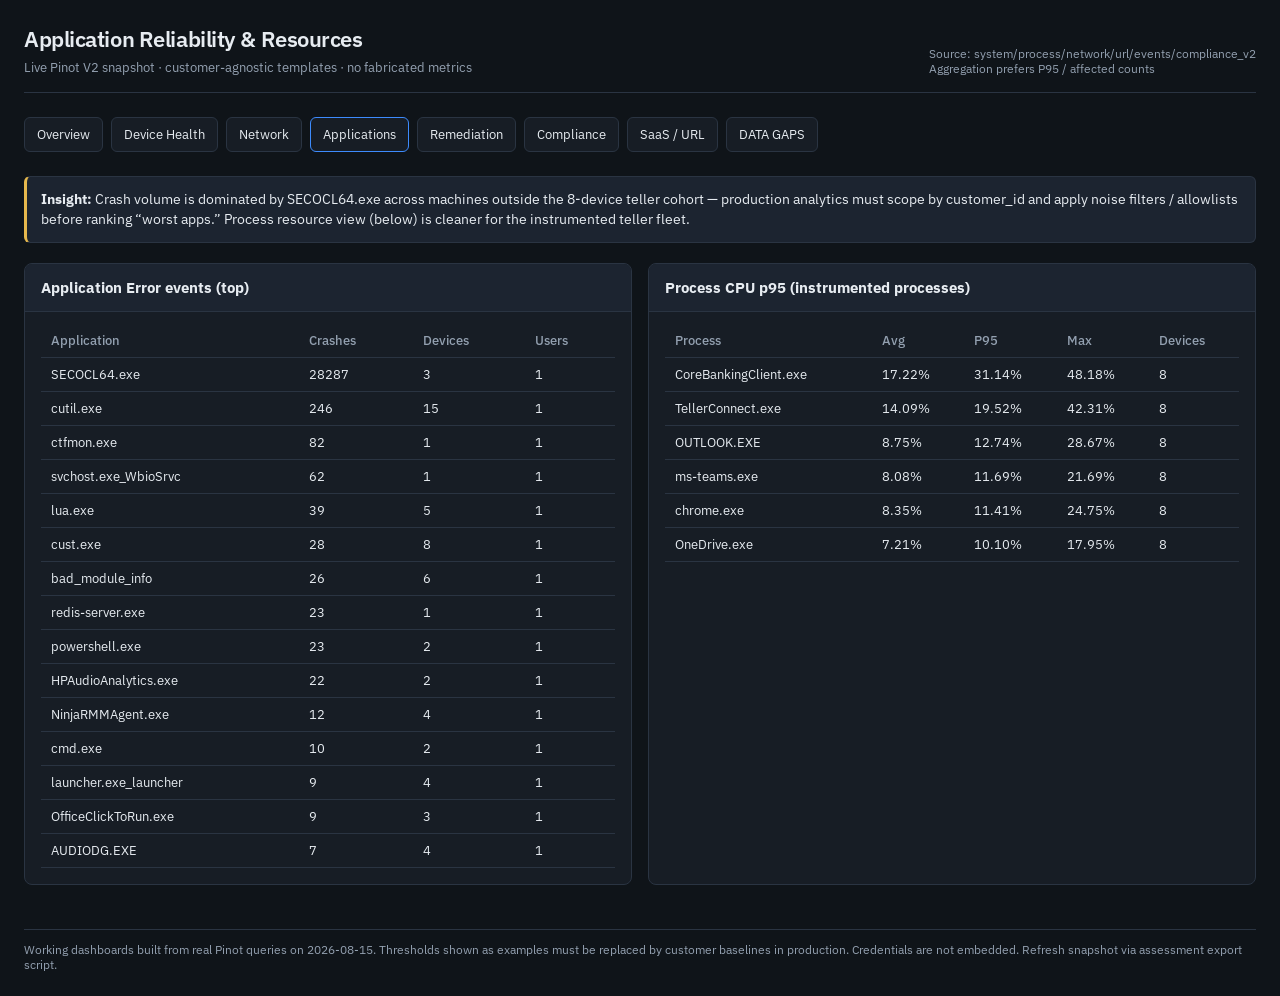
<file: DEX-V2-Assessment/08-working-dashboards/applications.html>
<!DOCTYPE html>
<html lang="en">
<head>
<meta charset="utf-8"/>
<meta name="viewport" content="width=device-width, initial-scale=1"/>
<title>Application Reliability & Resources · Nanoheal DEX V2</title>
<link rel="preconnect" href="https://fonts.googleapis.com">
<link href="https://fonts.googleapis.com/css2?family=IBM+Plex+Mono:wght@400;500&family=IBM+Plex+Sans:wght@400;500;600&display=swap" rel="stylesheet">
<style>
:root {
  --bg: #0f1419;
  --panel: #171d25;
  --panel2: #1c2430;
  --text: #e7ecf1;
  --muted: #93a0b0;
  --line: #2a3442;
  --accent: #3d8bfd;
  --good: #3ecf8e;
  --warn: #e6b84d;
  --bad: #f07178;
  --gap: #8b7ec8;
  --font: "IBM Plex Sans", "Source Sans 3", "Segoe UI", sans-serif;
  --mono: "IBM Plex Mono", ui-monospace, monospace;
}
* { box-sizing: border-box; }
html, body { margin: 0; padding: 0; background: var(--bg); color: var(--text); font-family: var(--font); }
a { color: var(--accent); text-decoration: none; }
a:hover { text-decoration: underline; }
.wrap { max-width: 1280px; margin: 0 auto; padding: 24px; }
header.app { display: flex; justify-content: space-between; gap: 16px; align-items: flex-end; border-bottom: 1px solid var(--line); padding-bottom: 16px; margin-bottom: 24px; }
header.app h1 { margin: 0; font-size: 22px; font-weight: 600; letter-spacing: -0.02em; }
header.app .sub { color: var(--muted); font-size: 13px; margin-top: 6px; }
.nav { display: flex; flex-wrap: wrap; gap: 8px; margin: 16px 0 24px; }
.nav a { background: var(--panel); border: 1px solid var(--line); padding: 8px 12px; border-radius: 6px; color: var(--text); font-size: 13px; }
.nav a.active, .nav a:hover { border-color: var(--accent); text-decoration: none; }
.grid { display: grid; grid-template-columns: repeat(4, 1fr); gap: 12px; margin-bottom: 20px; }
@media (max-width: 900px) { .grid { grid-template-columns: repeat(2,1fr);} }
.card { background: var(--panel); border: 1px solid var(--line); border-radius: 8px; padding: 14px 16px; }
.card .label { color: var(--muted); font-size: 12px; margin-bottom: 6px; }
.card .value { font-size: 28px; font-weight: 600; letter-spacing: -0.03em; }
.card .hint { color: var(--muted); font-size: 12px; margin-top: 6px; }
.tone-bad .value { color: var(--bad); }
.tone-warn .value { color: var(--warn); }
.tone-good .value { color: var(--good); }
.panel { background: var(--panel); border: 1px solid var(--line); border-radius: 8px; margin-bottom: 16px; overflow: hidden; }
.panel h2 { margin: 0; padding: 14px 16px; font-size: 15px; border-bottom: 1px solid var(--line); background: var(--panel2); }
.panel .body { padding: 12px 16px 16px; }
.callout { border: 1px solid var(--line); border-left: 3px solid var(--accent); background: var(--panel2); padding: 12px 14px; border-radius: 6px; margin: 12px 0 20px; font-size: 14px; line-height: 1.45; }
.callout.bad { border-left-color: var(--bad); }
.callout.warn { border-left-color: var(--warn); }
.callout.gap { border-left-color: var(--gap); }
table { width: 100%; border-collapse: collapse; font-size: 13px; }
th, td { text-align: left; padding: 8px 10px; border-bottom: 1px solid var(--line); }
th { color: var(--muted); font-weight: 500; }
tr:hover td { background: rgba(61,139,253,0.06); }
.pill { display: inline-block; font-size: 11px; padding: 2px 8px; border-radius: 999px; border: 1px solid var(--line); color: var(--muted); }
.pill.bad { color: var(--bad); border-color: var(--bad); }
.pill.warn { color: var(--warn); border-color: var(--warn); }
.pill.good { color: var(--good); border-color: var(--good); }
.pill.gap { color: var(--gap); border-color: var(--gap); }
.bars { display: flex; flex-direction: column; gap: 8px; }
.bar-row { display: grid; grid-template-columns: 160px 1fr 64px; gap: 10px; align-items: center; font-size: 12px; }
.bar-track { height: 10px; background: #243040; border-radius: 4px; overflow: hidden; }
.bar-fill { height: 100%; background: var(--accent); }
.bar-fill.bad { background: var(--bad); }
.bar-fill.warn { background: var(--warn); }
.meta { color: var(--muted); font-size: 12px; }
code, .sql { font-family: var(--mono); font-size: 12px; white-space: pre-wrap; background: #0c1016; border: 1px solid var(--line); padding: 12px; border-radius: 6px; display: block; overflow: auto; }
.two { display: grid; grid-template-columns: 1fr 1fr; gap: 16px; }
@media (max-width: 900px) { .two { grid-template-columns: 1fr; } }
footer { color: var(--muted); font-size: 12px; margin-top: 28px; border-top: 1px solid var(--line); padding-top: 12px; }
</style>
</head>
<body>
<div class="wrap">
<header class="app">
  <div>
    <h1>Application Reliability & Resources</h1>
    <div class="sub">Live Pinot V2 snapshot · customer-agnostic templates · no fabricated metrics</div>
  </div>
  <div class="meta">Source: system/process/network/url/events/compliance_v2<br/>Aggregation prefers P95 / affected counts</div>
</header>
<nav class="nav"><a href="index.html" class="">Overview</a><a href="device-health.html" class="">Device Health</a><a href="network.html" class="">Network</a><a href="applications.html" class="active">Applications</a><a href="remediation.html" class="">Remediation</a><a href="compliance.html" class="">Compliance</a><a href="saas.html" class="">SaaS / URL</a><a href="data-gaps.html" class="">DATA GAPS</a></nav>

<div class="callout warn"><strong>Insight:</strong> Crash volume is dominated by SECOCL64.exe across machines outside the 8-device teller cohort — production analytics must scope by customer_id and apply noise filters / allowlists before ranking “worst apps.” Process resource view (below) is cleaner for the instrumented teller fleet.</div>


<div class="two">
<div class="panel"><h2>Application Error events (top)</h2><div class="body">
<table><thead><tr><th>Application</th><th>Crashes</th><th>Devices</th><th>Users</th></tr></thead><tbody>
<tr><td>SECOCL64.exe</td><td>28287</td><td>3</td><td>1</td></tr><tr><td>cutil.exe</td><td>246</td><td>15</td><td>1</td></tr><tr><td>ctfmon.exe</td><td>82</td><td>1</td><td>1</td></tr><tr><td>svchost.exe_WbioSrvc</td><td>62</td><td>1</td><td>1</td></tr><tr><td>lua.exe</td><td>39</td><td>5</td><td>1</td></tr><tr><td>cust.exe</td><td>28</td><td>8</td><td>1</td></tr><tr><td>bad_module_info</td><td>26</td><td>6</td><td>1</td></tr><tr><td>redis-server.exe</td><td>23</td><td>1</td><td>1</td></tr><tr><td>powershell.exe</td><td>23</td><td>2</td><td>1</td></tr><tr><td>HPAudioAnalytics.exe</td><td>22</td><td>2</td><td>1</td></tr><tr><td>NinjaRMMAgent.exe</td><td>12</td><td>4</td><td>1</td></tr><tr><td>cmd.exe</td><td>10</td><td>2</td><td>1</td></tr><tr><td>launcher.exe_launcher</td><td>9</td><td>4</td><td>1</td></tr><tr><td>OfficeClickToRun.exe</td><td>9</td><td>3</td><td>1</td></tr><tr><td>AUDIODG.EXE</td><td>7</td><td>4</td><td>1</td></tr>
</tbody></table>
</div></div>
<div class="panel"><h2>Process CPU p95 (instrumented processes)</h2><div class="body">
<table><thead><tr><th>Process</th><th>Avg</th><th>P95</th><th>Max</th><th>Devices</th></tr></thead><tbody>
<tr><td>CoreBankingClient.exe</td><td>17.22%</td><td>31.14%</td><td>48.18%</td><td>8</td></tr><tr><td>TellerConnect.exe</td><td>14.09%</td><td>19.52%</td><td>42.31%</td><td>8</td></tr><tr><td>OUTLOOK.EXE</td><td>8.75%</td><td>12.74%</td><td>28.67%</td><td>8</td></tr><tr><td>ms-teams.exe</td><td>8.08%</td><td>11.69%</td><td>21.69%</td><td>8</td></tr><tr><td>chrome.exe</td><td>8.35%</td><td>11.41%</td><td>24.75%</td><td>8</td></tr><tr><td>OneDrive.exe</td><td>7.21%</td><td>10.10%</td><td>17.95%</td><td>8</td></tr>
</tbody></table>
</div></div>
</div>

<footer>
Working dashboards built from real Pinot queries on 2026-08-15. Thresholds shown as examples must be replaced by customer baselines in production.
Credentials are not embedded. Refresh snapshot via assessment export script.
</footer>
</div>
</body>
</html>
</file>
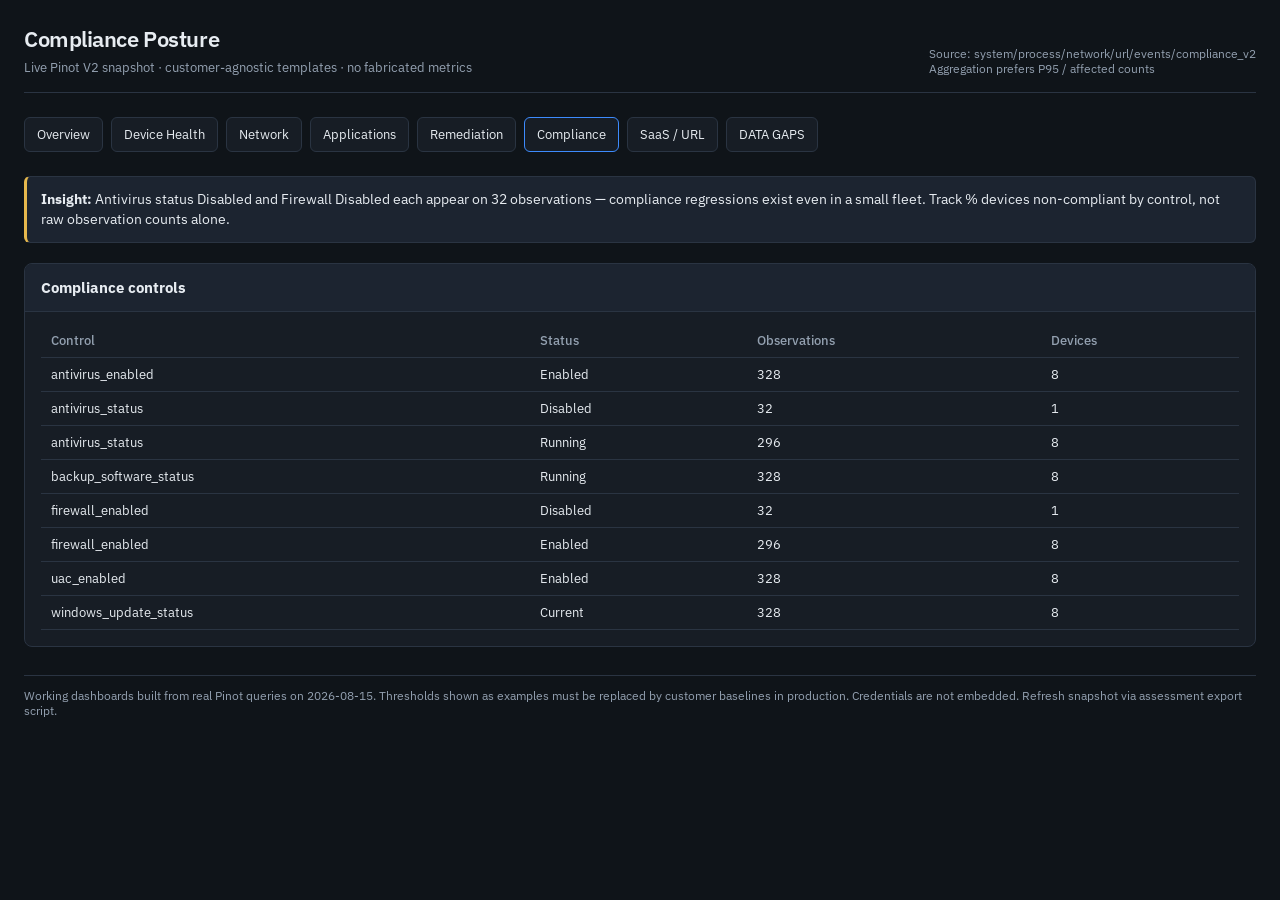
<file: DEX-V2-Assessment/08-working-dashboards/compliance.html>
<!DOCTYPE html>
<html lang="en">
<head>
<meta charset="utf-8"/>
<meta name="viewport" content="width=device-width, initial-scale=1"/>
<title>Compliance Posture · Nanoheal DEX V2</title>
<link rel="preconnect" href="https://fonts.googleapis.com">
<link href="https://fonts.googleapis.com/css2?family=IBM+Plex+Mono:wght@400;500&family=IBM+Plex+Sans:wght@400;500;600&display=swap" rel="stylesheet">
<style>
:root {
  --bg: #0f1419;
  --panel: #171d25;
  --panel2: #1c2430;
  --text: #e7ecf1;
  --muted: #93a0b0;
  --line: #2a3442;
  --accent: #3d8bfd;
  --good: #3ecf8e;
  --warn: #e6b84d;
  --bad: #f07178;
  --gap: #8b7ec8;
  --font: "IBM Plex Sans", "Source Sans 3", "Segoe UI", sans-serif;
  --mono: "IBM Plex Mono", ui-monospace, monospace;
}
* { box-sizing: border-box; }
html, body { margin: 0; padding: 0; background: var(--bg); color: var(--text); font-family: var(--font); }
a { color: var(--accent); text-decoration: none; }
a:hover { text-decoration: underline; }
.wrap { max-width: 1280px; margin: 0 auto; padding: 24px; }
header.app { display: flex; justify-content: space-between; gap: 16px; align-items: flex-end; border-bottom: 1px solid var(--line); padding-bottom: 16px; margin-bottom: 24px; }
header.app h1 { margin: 0; font-size: 22px; font-weight: 600; letter-spacing: -0.02em; }
header.app .sub { color: var(--muted); font-size: 13px; margin-top: 6px; }
.nav { display: flex; flex-wrap: wrap; gap: 8px; margin: 16px 0 24px; }
.nav a { background: var(--panel); border: 1px solid var(--line); padding: 8px 12px; border-radius: 6px; color: var(--text); font-size: 13px; }
.nav a.active, .nav a:hover { border-color: var(--accent); text-decoration: none; }
.grid { display: grid; grid-template-columns: repeat(4, 1fr); gap: 12px; margin-bottom: 20px; }
@media (max-width: 900px) { .grid { grid-template-columns: repeat(2,1fr);} }
.card { background: var(--panel); border: 1px solid var(--line); border-radius: 8px; padding: 14px 16px; }
.card .label { color: var(--muted); font-size: 12px; margin-bottom: 6px; }
.card .value { font-size: 28px; font-weight: 600; letter-spacing: -0.03em; }
.card .hint { color: var(--muted); font-size: 12px; margin-top: 6px; }
.tone-bad .value { color: var(--bad); }
.tone-warn .value { color: var(--warn); }
.tone-good .value { color: var(--good); }
.panel { background: var(--panel); border: 1px solid var(--line); border-radius: 8px; margin-bottom: 16px; overflow: hidden; }
.panel h2 { margin: 0; padding: 14px 16px; font-size: 15px; border-bottom: 1px solid var(--line); background: var(--panel2); }
.panel .body { padding: 12px 16px 16px; }
.callout { border: 1px solid var(--line); border-left: 3px solid var(--accent); background: var(--panel2); padding: 12px 14px; border-radius: 6px; margin: 12px 0 20px; font-size: 14px; line-height: 1.45; }
.callout.bad { border-left-color: var(--bad); }
.callout.warn { border-left-color: var(--warn); }
.callout.gap { border-left-color: var(--gap); }
table { width: 100%; border-collapse: collapse; font-size: 13px; }
th, td { text-align: left; padding: 8px 10px; border-bottom: 1px solid var(--line); }
th { color: var(--muted); font-weight: 500; }
tr:hover td { background: rgba(61,139,253,0.06); }
.pill { display: inline-block; font-size: 11px; padding: 2px 8px; border-radius: 999px; border: 1px solid var(--line); color: var(--muted); }
.pill.bad { color: var(--bad); border-color: var(--bad); }
.pill.warn { color: var(--warn); border-color: var(--warn); }
.pill.good { color: var(--good); border-color: var(--good); }
.pill.gap { color: var(--gap); border-color: var(--gap); }
.bars { display: flex; flex-direction: column; gap: 8px; }
.bar-row { display: grid; grid-template-columns: 160px 1fr 64px; gap: 10px; align-items: center; font-size: 12px; }
.bar-track { height: 10px; background: #243040; border-radius: 4px; overflow: hidden; }
.bar-fill { height: 100%; background: var(--accent); }
.bar-fill.bad { background: var(--bad); }
.bar-fill.warn { background: var(--warn); }
.meta { color: var(--muted); font-size: 12px; }
code, .sql { font-family: var(--mono); font-size: 12px; white-space: pre-wrap; background: #0c1016; border: 1px solid var(--line); padding: 12px; border-radius: 6px; display: block; overflow: auto; }
.two { display: grid; grid-template-columns: 1fr 1fr; gap: 16px; }
@media (max-width: 900px) { .two { grid-template-columns: 1fr; } }
footer { color: var(--muted); font-size: 12px; margin-top: 28px; border-top: 1px solid var(--line); padding-top: 12px; }
</style>
</head>
<body>
<div class="wrap">
<header class="app">
  <div>
    <h1>Compliance Posture</h1>
    <div class="sub">Live Pinot V2 snapshot · customer-agnostic templates · no fabricated metrics</div>
  </div>
  <div class="meta">Source: system/process/network/url/events/compliance_v2<br/>Aggregation prefers P95 / affected counts</div>
</header>
<nav class="nav"><a href="index.html" class="">Overview</a><a href="device-health.html" class="">Device Health</a><a href="network.html" class="">Network</a><a href="applications.html" class="">Applications</a><a href="remediation.html" class="">Remediation</a><a href="compliance.html" class="active">Compliance</a><a href="saas.html" class="">SaaS / URL</a><a href="data-gaps.html" class="">DATA GAPS</a></nav>

<div class="callout warn"><strong>Insight:</strong> Antivirus status Disabled and Firewall Disabled each appear on 32 observations — compliance regressions exist even in a small fleet. Track % devices non-compliant by control, not raw observation counts alone.</div>


<div class="panel"><h2>Compliance controls</h2><div class="body">
<table><thead><tr><th>Control</th><th>Status</th><th>Observations</th><th>Devices</th></tr></thead><tbody>
<tr><td>antivirus_enabled</td><td>Enabled</td><td>328</td><td>8</td></tr><tr><td>antivirus_status</td><td>Disabled</td><td>32</td><td>1</td></tr><tr><td>antivirus_status</td><td>Running</td><td>296</td><td>8</td></tr><tr><td>backup_software_status</td><td>Running</td><td>328</td><td>8</td></tr><tr><td>firewall_enabled</td><td>Disabled</td><td>32</td><td>1</td></tr><tr><td>firewall_enabled</td><td>Enabled</td><td>296</td><td>8</td></tr><tr><td>uac_enabled</td><td>Enabled</td><td>328</td><td>8</td></tr><tr><td>windows_update_status</td><td>Current</td><td>328</td><td>8</td></tr>
</tbody></table>
</div></div>

<footer>
Working dashboards built from real Pinot queries on 2026-08-15. Thresholds shown as examples must be replaced by customer baselines in production.
Credentials are not embedded. Refresh snapshot via assessment export script.
</footer>
</div>
</body>
</html>
</file>
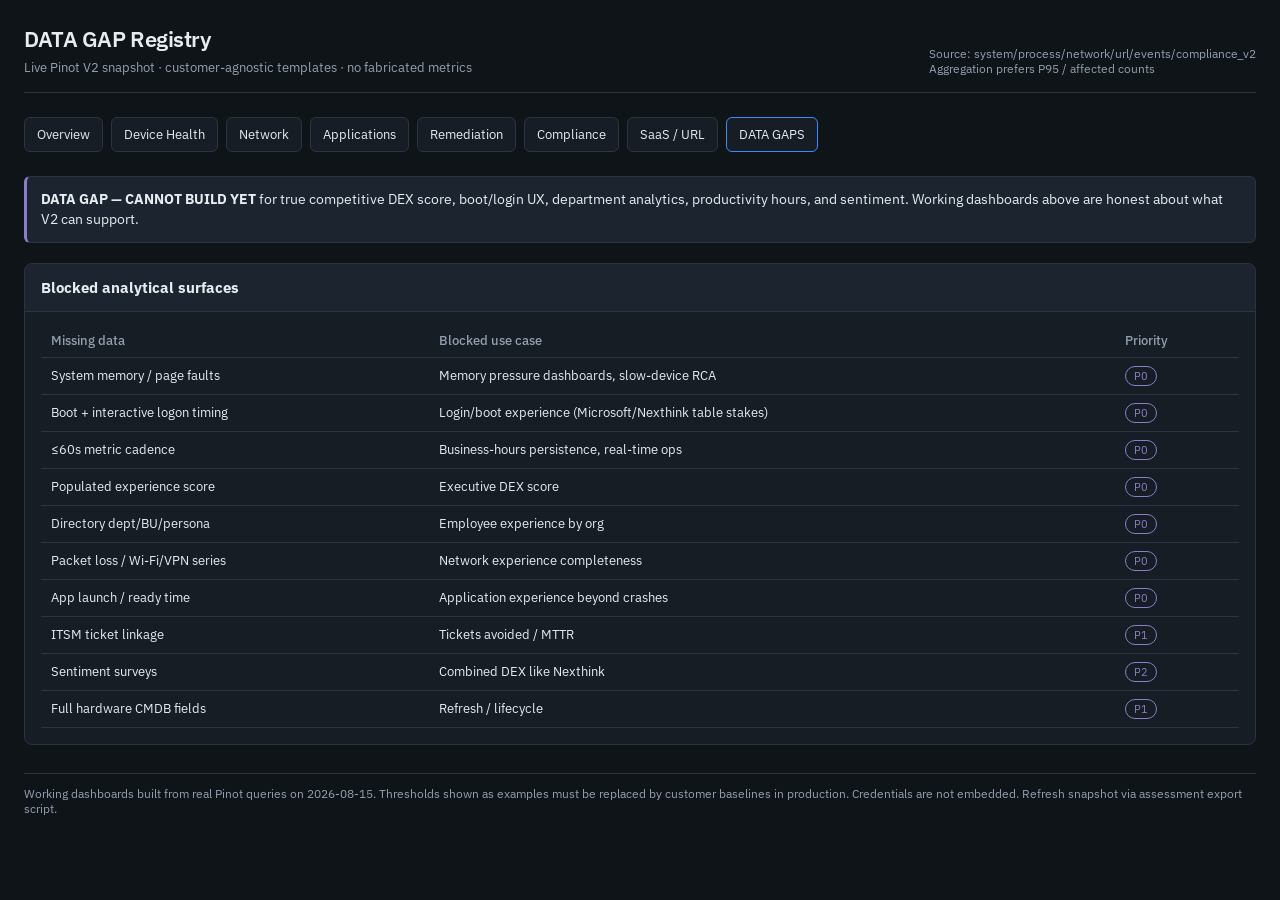
<file: DEX-V2-Assessment/08-working-dashboards/data-gaps.html>
<!DOCTYPE html>
<html lang="en">
<head>
<meta charset="utf-8"/>
<meta name="viewport" content="width=device-width, initial-scale=1"/>
<title>DATA GAP Registry · Nanoheal DEX V2</title>
<link rel="preconnect" href="https://fonts.googleapis.com">
<link href="https://fonts.googleapis.com/css2?family=IBM+Plex+Mono:wght@400;500&family=IBM+Plex+Sans:wght@400;500;600&display=swap" rel="stylesheet">
<style>
:root {
  --bg: #0f1419;
  --panel: #171d25;
  --panel2: #1c2430;
  --text: #e7ecf1;
  --muted: #93a0b0;
  --line: #2a3442;
  --accent: #3d8bfd;
  --good: #3ecf8e;
  --warn: #e6b84d;
  --bad: #f07178;
  --gap: #8b7ec8;
  --font: "IBM Plex Sans", "Source Sans 3", "Segoe UI", sans-serif;
  --mono: "IBM Plex Mono", ui-monospace, monospace;
}
* { box-sizing: border-box; }
html, body { margin: 0; padding: 0; background: var(--bg); color: var(--text); font-family: var(--font); }
a { color: var(--accent); text-decoration: none; }
a:hover { text-decoration: underline; }
.wrap { max-width: 1280px; margin: 0 auto; padding: 24px; }
header.app { display: flex; justify-content: space-between; gap: 16px; align-items: flex-end; border-bottom: 1px solid var(--line); padding-bottom: 16px; margin-bottom: 24px; }
header.app h1 { margin: 0; font-size: 22px; font-weight: 600; letter-spacing: -0.02em; }
header.app .sub { color: var(--muted); font-size: 13px; margin-top: 6px; }
.nav { display: flex; flex-wrap: wrap; gap: 8px; margin: 16px 0 24px; }
.nav a { background: var(--panel); border: 1px solid var(--line); padding: 8px 12px; border-radius: 6px; color: var(--text); font-size: 13px; }
.nav a.active, .nav a:hover { border-color: var(--accent); text-decoration: none; }
.grid { display: grid; grid-template-columns: repeat(4, 1fr); gap: 12px; margin-bottom: 20px; }
@media (max-width: 900px) { .grid { grid-template-columns: repeat(2,1fr);} }
.card { background: var(--panel); border: 1px solid var(--line); border-radius: 8px; padding: 14px 16px; }
.card .label { color: var(--muted); font-size: 12px; margin-bottom: 6px; }
.card .value { font-size: 28px; font-weight: 600; letter-spacing: -0.03em; }
.card .hint { color: var(--muted); font-size: 12px; margin-top: 6px; }
.tone-bad .value { color: var(--bad); }
.tone-warn .value { color: var(--warn); }
.tone-good .value { color: var(--good); }
.panel { background: var(--panel); border: 1px solid var(--line); border-radius: 8px; margin-bottom: 16px; overflow: hidden; }
.panel h2 { margin: 0; padding: 14px 16px; font-size: 15px; border-bottom: 1px solid var(--line); background: var(--panel2); }
.panel .body { padding: 12px 16px 16px; }
.callout { border: 1px solid var(--line); border-left: 3px solid var(--accent); background: var(--panel2); padding: 12px 14px; border-radius: 6px; margin: 12px 0 20px; font-size: 14px; line-height: 1.45; }
.callout.bad { border-left-color: var(--bad); }
.callout.warn { border-left-color: var(--warn); }
.callout.gap { border-left-color: var(--gap); }
table { width: 100%; border-collapse: collapse; font-size: 13px; }
th, td { text-align: left; padding: 8px 10px; border-bottom: 1px solid var(--line); }
th { color: var(--muted); font-weight: 500; }
tr:hover td { background: rgba(61,139,253,0.06); }
.pill { display: inline-block; font-size: 11px; padding: 2px 8px; border-radius: 999px; border: 1px solid var(--line); color: var(--muted); }
.pill.bad { color: var(--bad); border-color: var(--bad); }
.pill.warn { color: var(--warn); border-color: var(--warn); }
.pill.good { color: var(--good); border-color: var(--good); }
.pill.gap { color: var(--gap); border-color: var(--gap); }
.bars { display: flex; flex-direction: column; gap: 8px; }
.bar-row { display: grid; grid-template-columns: 160px 1fr 64px; gap: 10px; align-items: center; font-size: 12px; }
.bar-track { height: 10px; background: #243040; border-radius: 4px; overflow: hidden; }
.bar-fill { height: 100%; background: var(--accent); }
.bar-fill.bad { background: var(--bad); }
.bar-fill.warn { background: var(--warn); }
.meta { color: var(--muted); font-size: 12px; }
code, .sql { font-family: var(--mono); font-size: 12px; white-space: pre-wrap; background: #0c1016; border: 1px solid var(--line); padding: 12px; border-radius: 6px; display: block; overflow: auto; }
.two { display: grid; grid-template-columns: 1fr 1fr; gap: 16px; }
@media (max-width: 900px) { .two { grid-template-columns: 1fr; } }
footer { color: var(--muted); font-size: 12px; margin-top: 28px; border-top: 1px solid var(--line); padding-top: 12px; }
</style>
</head>
<body>
<div class="wrap">
<header class="app">
  <div>
    <h1>DATA GAP Registry</h1>
    <div class="sub">Live Pinot V2 snapshot · customer-agnostic templates · no fabricated metrics</div>
  </div>
  <div class="meta">Source: system/process/network/url/events/compliance_v2<br/>Aggregation prefers P95 / affected counts</div>
</header>
<nav class="nav"><a href="index.html" class="">Overview</a><a href="device-health.html" class="">Device Health</a><a href="network.html" class="">Network</a><a href="applications.html" class="">Applications</a><a href="remediation.html" class="">Remediation</a><a href="compliance.html" class="">Compliance</a><a href="saas.html" class="">SaaS / URL</a><a href="data-gaps.html" class="active">DATA GAPS</a></nav>


<div class="callout gap"><strong>DATA GAP — CANNOT BUILD YET</strong> for true competitive DEX score, boot/login UX, department analytics, productivity hours, and sentiment. Working dashboards above are honest about what V2 can support.</div>
<div class="panel"><h2>Blocked analytical surfaces</h2><div class="body">
<table><thead><tr><th>Missing data</th><th>Blocked use case</th><th>Priority</th></tr></thead><tbody>
<tr><td>System memory / page faults</td><td>Memory pressure dashboards, slow-device RCA</td><td><span class='pill gap'>P0</span></td></tr><tr><td>Boot + interactive logon timing</td><td>Login/boot experience (Microsoft/Nexthink table stakes)</td><td><span class='pill gap'>P0</span></td></tr><tr><td>≤60s metric cadence</td><td>Business-hours persistence, real-time ops</td><td><span class='pill gap'>P0</span></td></tr><tr><td>Populated experience score</td><td>Executive DEX score</td><td><span class='pill gap'>P0</span></td></tr><tr><td>Directory dept/BU/persona</td><td>Employee experience by org</td><td><span class='pill gap'>P0</span></td></tr><tr><td>Packet loss / Wi-Fi/VPN series</td><td>Network experience completeness</td><td><span class='pill gap'>P0</span></td></tr><tr><td>App launch / ready time</td><td>Application experience beyond crashes</td><td><span class='pill gap'>P0</span></td></tr><tr><td>ITSM ticket linkage</td><td>Tickets avoided / MTTR</td><td><span class='pill gap'>P1</span></td></tr><tr><td>Sentiment surveys</td><td>Combined DEX like Nexthink</td><td><span class='pill gap'>P2</span></td></tr><tr><td>Full hardware CMDB fields</td><td>Refresh / lifecycle</td><td><span class='pill gap'>P1</span></td></tr>
</tbody></table>
</div></div>

<footer>
Working dashboards built from real Pinot queries on 2026-08-15. Thresholds shown as examples must be replaced by customer baselines in production.
Credentials are not embedded. Refresh snapshot via assessment export script.
</footer>
</div>
</body>
</html>
</file>
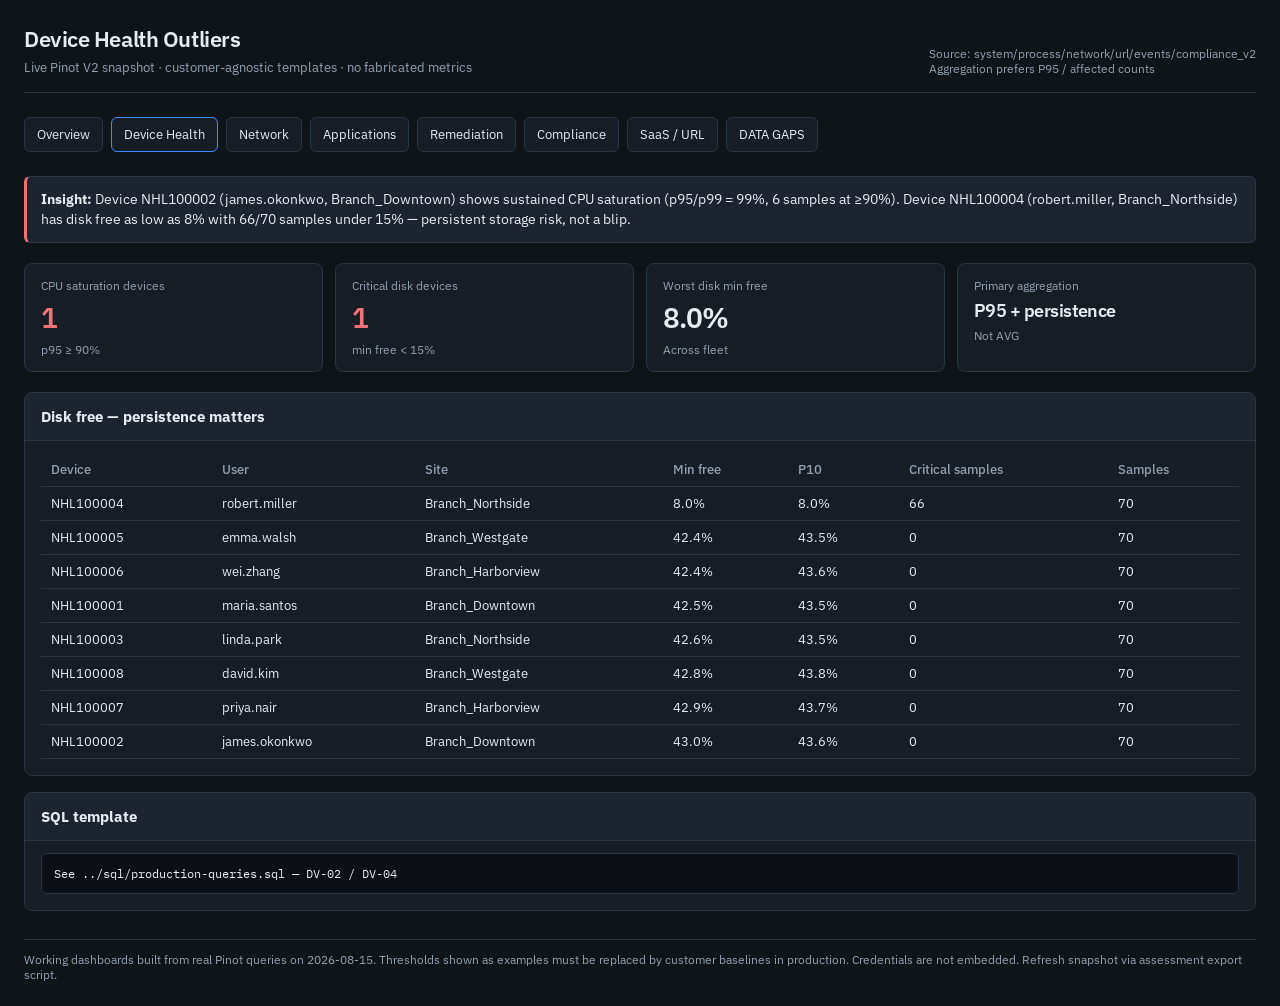
<file: DEX-V2-Assessment/08-working-dashboards/device-health.html>
<!DOCTYPE html>
<html lang="en">
<head>
<meta charset="utf-8"/>
<meta name="viewport" content="width=device-width, initial-scale=1"/>
<title>Device Health Outliers · Nanoheal DEX V2</title>
<link rel="preconnect" href="https://fonts.googleapis.com">
<link href="https://fonts.googleapis.com/css2?family=IBM+Plex+Mono:wght@400;500&family=IBM+Plex+Sans:wght@400;500;600&display=swap" rel="stylesheet">
<style>
:root {
  --bg: #0f1419;
  --panel: #171d25;
  --panel2: #1c2430;
  --text: #e7ecf1;
  --muted: #93a0b0;
  --line: #2a3442;
  --accent: #3d8bfd;
  --good: #3ecf8e;
  --warn: #e6b84d;
  --bad: #f07178;
  --gap: #8b7ec8;
  --font: "IBM Plex Sans", "Source Sans 3", "Segoe UI", sans-serif;
  --mono: "IBM Plex Mono", ui-monospace, monospace;
}
* { box-sizing: border-box; }
html, body { margin: 0; padding: 0; background: var(--bg); color: var(--text); font-family: var(--font); }
a { color: var(--accent); text-decoration: none; }
a:hover { text-decoration: underline; }
.wrap { max-width: 1280px; margin: 0 auto; padding: 24px; }
header.app { display: flex; justify-content: space-between; gap: 16px; align-items: flex-end; border-bottom: 1px solid var(--line); padding-bottom: 16px; margin-bottom: 24px; }
header.app h1 { margin: 0; font-size: 22px; font-weight: 600; letter-spacing: -0.02em; }
header.app .sub { color: var(--muted); font-size: 13px; margin-top: 6px; }
.nav { display: flex; flex-wrap: wrap; gap: 8px; margin: 16px 0 24px; }
.nav a { background: var(--panel); border: 1px solid var(--line); padding: 8px 12px; border-radius: 6px; color: var(--text); font-size: 13px; }
.nav a.active, .nav a:hover { border-color: var(--accent); text-decoration: none; }
.grid { display: grid; grid-template-columns: repeat(4, 1fr); gap: 12px; margin-bottom: 20px; }
@media (max-width: 900px) { .grid { grid-template-columns: repeat(2,1fr);} }
.card { background: var(--panel); border: 1px solid var(--line); border-radius: 8px; padding: 14px 16px; }
.card .label { color: var(--muted); font-size: 12px; margin-bottom: 6px; }
.card .value { font-size: 28px; font-weight: 600; letter-spacing: -0.03em; }
.card .hint { color: var(--muted); font-size: 12px; margin-top: 6px; }
.tone-bad .value { color: var(--bad); }
.tone-warn .value { color: var(--warn); }
.tone-good .value { color: var(--good); }
.panel { background: var(--panel); border: 1px solid var(--line); border-radius: 8px; margin-bottom: 16px; overflow: hidden; }
.panel h2 { margin: 0; padding: 14px 16px; font-size: 15px; border-bottom: 1px solid var(--line); background: var(--panel2); }
.panel .body { padding: 12px 16px 16px; }
.callout { border: 1px solid var(--line); border-left: 3px solid var(--accent); background: var(--panel2); padding: 12px 14px; border-radius: 6px; margin: 12px 0 20px; font-size: 14px; line-height: 1.45; }
.callout.bad { border-left-color: var(--bad); }
.callout.warn { border-left-color: var(--warn); }
.callout.gap { border-left-color: var(--gap); }
table { width: 100%; border-collapse: collapse; font-size: 13px; }
th, td { text-align: left; padding: 8px 10px; border-bottom: 1px solid var(--line); }
th { color: var(--muted); font-weight: 500; }
tr:hover td { background: rgba(61,139,253,0.06); }
.pill { display: inline-block; font-size: 11px; padding: 2px 8px; border-radius: 999px; border: 1px solid var(--line); color: var(--muted); }
.pill.bad { color: var(--bad); border-color: var(--bad); }
.pill.warn { color: var(--warn); border-color: var(--warn); }
.pill.good { color: var(--good); border-color: var(--good); }
.pill.gap { color: var(--gap); border-color: var(--gap); }
.bars { display: flex; flex-direction: column; gap: 8px; }
.bar-row { display: grid; grid-template-columns: 160px 1fr 64px; gap: 10px; align-items: center; font-size: 12px; }
.bar-track { height: 10px; background: #243040; border-radius: 4px; overflow: hidden; }
.bar-fill { height: 100%; background: var(--accent); }
.bar-fill.bad { background: var(--bad); }
.bar-fill.warn { background: var(--warn); }
.meta { color: var(--muted); font-size: 12px; }
code, .sql { font-family: var(--mono); font-size: 12px; white-space: pre-wrap; background: #0c1016; border: 1px solid var(--line); padding: 12px; border-radius: 6px; display: block; overflow: auto; }
.two { display: grid; grid-template-columns: 1fr 1fr; gap: 16px; }
@media (max-width: 900px) { .two { grid-template-columns: 1fr; } }
footer { color: var(--muted); font-size: 12px; margin-top: 28px; border-top: 1px solid var(--line); padding-top: 12px; }
</style>
</head>
<body>
<div class="wrap">
<header class="app">
  <div>
    <h1>Device Health Outliers</h1>
    <div class="sub">Live Pinot V2 snapshot · customer-agnostic templates · no fabricated metrics</div>
  </div>
  <div class="meta">Source: system/process/network/url/events/compliance_v2<br/>Aggregation prefers P95 / affected counts</div>
</header>
<nav class="nav"><a href="index.html" class="">Overview</a><a href="device-health.html" class="active">Device Health</a><a href="network.html" class="">Network</a><a href="applications.html" class="">Applications</a><a href="remediation.html" class="">Remediation</a><a href="compliance.html" class="">Compliance</a><a href="saas.html" class="">SaaS / URL</a><a href="data-gaps.html" class="">DATA GAPS</a></nav>

<div class="callout bad"><strong>Insight:</strong> Device NHL100002 (james.okonkwo, Branch_Downtown) shows sustained CPU saturation (p95/p99 = 99%, 6 samples at ≥90%). Device NHL100004 (robert.miller, Branch_Northside) has disk free as low as 8% with 66/70 samples under 15% — persistent storage risk, not a blip.</div>


<div class="grid">
  <div class="card tone-bad"><div class="label">CPU saturation devices</div><div class="value">1</div><div class="hint">p95 ≥ 90%</div></div>
  <div class="card tone-bad"><div class="label">Critical disk devices</div><div class="value">1</div><div class="hint">min free &lt; 15%</div></div>
  <div class="card"><div class="label">Worst disk min free</div><div class="value">8.0%</div><div class="hint">Across fleet</div></div>
  <div class="card"><div class="label">Primary aggregation</div><div class="value" style="font-size:18px">P95 + persistence</div><div class="hint">Not AVG</div></div>
</div>
<div class="panel"><h2>Disk free — persistence matters</h2><div class="body">
<table><thead><tr><th>Device</th><th>User</th><th>Site</th><th>Min free</th><th>P10</th><th>Critical samples</th><th>Samples</th></tr></thead><tbody>
<tr><td>NHL100004</td><td>robert.miller</td><td>Branch_Northside</td><td>8.0%</td><td>8.0%</td><td>66</td><td>70</td></tr><tr><td>NHL100005</td><td>emma.walsh</td><td>Branch_Westgate</td><td>42.4%</td><td>43.5%</td><td>0</td><td>70</td></tr><tr><td>NHL100006</td><td>wei.zhang</td><td>Branch_Harborview</td><td>42.4%</td><td>43.6%</td><td>0</td><td>70</td></tr><tr><td>NHL100001</td><td>maria.santos</td><td>Branch_Downtown</td><td>42.5%</td><td>43.5%</td><td>0</td><td>70</td></tr><tr><td>NHL100003</td><td>linda.park</td><td>Branch_Northside</td><td>42.6%</td><td>43.5%</td><td>0</td><td>70</td></tr><tr><td>NHL100008</td><td>david.kim</td><td>Branch_Westgate</td><td>42.8%</td><td>43.8%</td><td>0</td><td>70</td></tr><tr><td>NHL100007</td><td>priya.nair</td><td>Branch_Harborview</td><td>42.9%</td><td>43.7%</td><td>0</td><td>70</td></tr><tr><td>NHL100002</td><td>james.okonkwo</td><td>Branch_Downtown</td><td>43.0%</td><td>43.6%</td><td>0</td><td>70</td></tr>
</tbody></table>
</div></div>
<div class="panel"><h2>SQL template</h2><div class="body"><code class="sql">See ../sql/production-queries.sql — DV-02 / DV-04</code></div></div>

<footer>
Working dashboards built from real Pinot queries on 2026-08-15. Thresholds shown as examples must be replaced by customer baselines in production.
Credentials are not embedded. Refresh snapshot via assessment export script.
</footer>
</div>
</body>
</html>
</file>
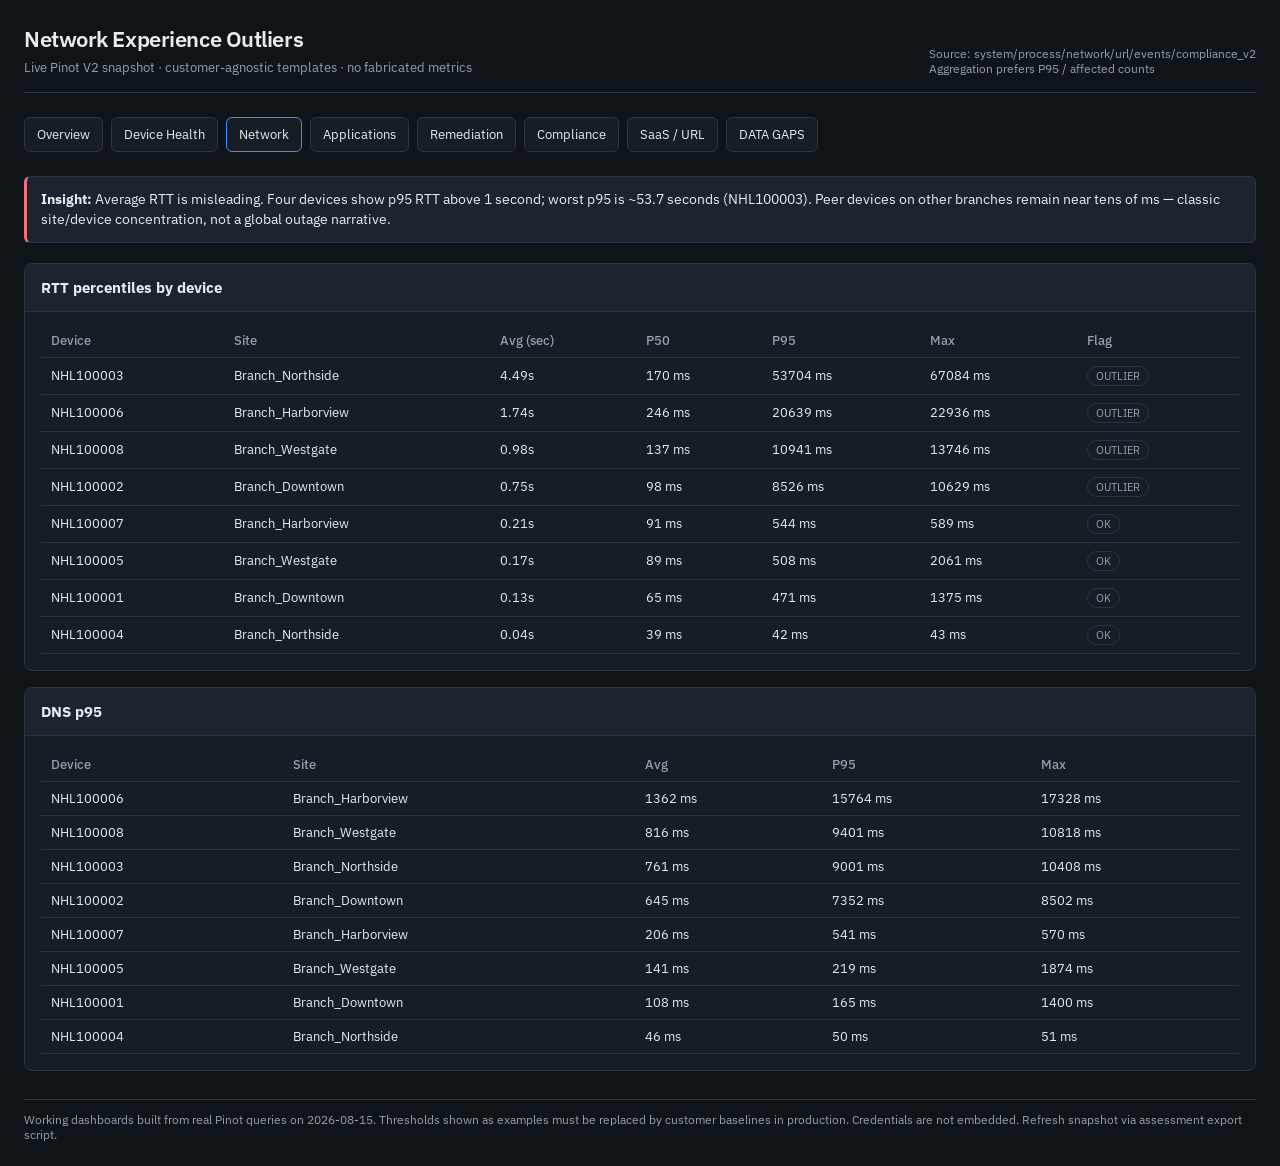
<file: DEX-V2-Assessment/08-working-dashboards/network.html>
<!DOCTYPE html>
<html lang="en">
<head>
<meta charset="utf-8"/>
<meta name="viewport" content="width=device-width, initial-scale=1"/>
<title>Network Experience Outliers · Nanoheal DEX V2</title>
<link rel="preconnect" href="https://fonts.googleapis.com">
<link href="https://fonts.googleapis.com/css2?family=IBM+Plex+Mono:wght@400;500&family=IBM+Plex+Sans:wght@400;500;600&display=swap" rel="stylesheet">
<style>
:root {
  --bg: #0f1419;
  --panel: #171d25;
  --panel2: #1c2430;
  --text: #e7ecf1;
  --muted: #93a0b0;
  --line: #2a3442;
  --accent: #3d8bfd;
  --good: #3ecf8e;
  --warn: #e6b84d;
  --bad: #f07178;
  --gap: #8b7ec8;
  --font: "IBM Plex Sans", "Source Sans 3", "Segoe UI", sans-serif;
  --mono: "IBM Plex Mono", ui-monospace, monospace;
}
* { box-sizing: border-box; }
html, body { margin: 0; padding: 0; background: var(--bg); color: var(--text); font-family: var(--font); }
a { color: var(--accent); text-decoration: none; }
a:hover { text-decoration: underline; }
.wrap { max-width: 1280px; margin: 0 auto; padding: 24px; }
header.app { display: flex; justify-content: space-between; gap: 16px; align-items: flex-end; border-bottom: 1px solid var(--line); padding-bottom: 16px; margin-bottom: 24px; }
header.app h1 { margin: 0; font-size: 22px; font-weight: 600; letter-spacing: -0.02em; }
header.app .sub { color: var(--muted); font-size: 13px; margin-top: 6px; }
.nav { display: flex; flex-wrap: wrap; gap: 8px; margin: 16px 0 24px; }
.nav a { background: var(--panel); border: 1px solid var(--line); padding: 8px 12px; border-radius: 6px; color: var(--text); font-size: 13px; }
.nav a.active, .nav a:hover { border-color: var(--accent); text-decoration: none; }
.grid { display: grid; grid-template-columns: repeat(4, 1fr); gap: 12px; margin-bottom: 20px; }
@media (max-width: 900px) { .grid { grid-template-columns: repeat(2,1fr);} }
.card { background: var(--panel); border: 1px solid var(--line); border-radius: 8px; padding: 14px 16px; }
.card .label { color: var(--muted); font-size: 12px; margin-bottom: 6px; }
.card .value { font-size: 28px; font-weight: 600; letter-spacing: -0.03em; }
.card .hint { color: var(--muted); font-size: 12px; margin-top: 6px; }
.tone-bad .value { color: var(--bad); }
.tone-warn .value { color: var(--warn); }
.tone-good .value { color: var(--good); }
.panel { background: var(--panel); border: 1px solid var(--line); border-radius: 8px; margin-bottom: 16px; overflow: hidden; }
.panel h2 { margin: 0; padding: 14px 16px; font-size: 15px; border-bottom: 1px solid var(--line); background: var(--panel2); }
.panel .body { padding: 12px 16px 16px; }
.callout { border: 1px solid var(--line); border-left: 3px solid var(--accent); background: var(--panel2); padding: 12px 14px; border-radius: 6px; margin: 12px 0 20px; font-size: 14px; line-height: 1.45; }
.callout.bad { border-left-color: var(--bad); }
.callout.warn { border-left-color: var(--warn); }
.callout.gap { border-left-color: var(--gap); }
table { width: 100%; border-collapse: collapse; font-size: 13px; }
th, td { text-align: left; padding: 8px 10px; border-bottom: 1px solid var(--line); }
th { color: var(--muted); font-weight: 500; }
tr:hover td { background: rgba(61,139,253,0.06); }
.pill { display: inline-block; font-size: 11px; padding: 2px 8px; border-radius: 999px; border: 1px solid var(--line); color: var(--muted); }
.pill.bad { color: var(--bad); border-color: var(--bad); }
.pill.warn { color: var(--warn); border-color: var(--warn); }
.pill.good { color: var(--good); border-color: var(--good); }
.pill.gap { color: var(--gap); border-color: var(--gap); }
.bars { display: flex; flex-direction: column; gap: 8px; }
.bar-row { display: grid; grid-template-columns: 160px 1fr 64px; gap: 10px; align-items: center; font-size: 12px; }
.bar-track { height: 10px; background: #243040; border-radius: 4px; overflow: hidden; }
.bar-fill { height: 100%; background: var(--accent); }
.bar-fill.bad { background: var(--bad); }
.bar-fill.warn { background: var(--warn); }
.meta { color: var(--muted); font-size: 12px; }
code, .sql { font-family: var(--mono); font-size: 12px; white-space: pre-wrap; background: #0c1016; border: 1px solid var(--line); padding: 12px; border-radius: 6px; display: block; overflow: auto; }
.two { display: grid; grid-template-columns: 1fr 1fr; gap: 16px; }
@media (max-width: 900px) { .two { grid-template-columns: 1fr; } }
footer { color: var(--muted); font-size: 12px; margin-top: 28px; border-top: 1px solid var(--line); padding-top: 12px; }
</style>
</head>
<body>
<div class="wrap">
<header class="app">
  <div>
    <h1>Network Experience Outliers</h1>
    <div class="sub">Live Pinot V2 snapshot · customer-agnostic templates · no fabricated metrics</div>
  </div>
  <div class="meta">Source: system/process/network/url/events/compliance_v2<br/>Aggregation prefers P95 / affected counts</div>
</header>
<nav class="nav"><a href="index.html" class="">Overview</a><a href="device-health.html" class="">Device Health</a><a href="network.html" class="active">Network</a><a href="applications.html" class="">Applications</a><a href="remediation.html" class="">Remediation</a><a href="compliance.html" class="">Compliance</a><a href="saas.html" class="">SaaS / URL</a><a href="data-gaps.html" class="">DATA GAPS</a></nav>

<div class="callout bad"><strong>Insight:</strong> Average RTT is misleading. Four devices show p95 RTT above 1 second; worst p95 is ~53.7 seconds (NHL100003). Peer devices on other branches remain near tens of ms — classic site/device concentration, not a global outage narrative.</div>


<div class="panel"><h2>RTT percentiles by device</h2><div class="body">
<table><thead><tr><th>Device</th><th>Site</th><th>Avg (sec)</th><th>P50</th><th>P95</th><th>Max</th><th>Flag</th></tr></thead><tbody>
<tr><td>NHL100003</td><td>Branch_Northside</td><td>4.49s</td><td>170 ms</td><td>53704 ms</td><td>67084 ms</td><td><span class=pill bad>OUTLIER</span></td></tr><tr><td>NHL100006</td><td>Branch_Harborview</td><td>1.74s</td><td>246 ms</td><td>20639 ms</td><td>22936 ms</td><td><span class=pill bad>OUTLIER</span></td></tr><tr><td>NHL100008</td><td>Branch_Westgate</td><td>0.98s</td><td>137 ms</td><td>10941 ms</td><td>13746 ms</td><td><span class=pill bad>OUTLIER</span></td></tr><tr><td>NHL100002</td><td>Branch_Downtown</td><td>0.75s</td><td>98 ms</td><td>8526 ms</td><td>10629 ms</td><td><span class=pill bad>OUTLIER</span></td></tr><tr><td>NHL100007</td><td>Branch_Harborview</td><td>0.21s</td><td>91 ms</td><td>544 ms</td><td>589 ms</td><td><span class=pill good>OK</span></td></tr><tr><td>NHL100005</td><td>Branch_Westgate</td><td>0.17s</td><td>89 ms</td><td>508 ms</td><td>2061 ms</td><td><span class=pill good>OK</span></td></tr><tr><td>NHL100001</td><td>Branch_Downtown</td><td>0.13s</td><td>65 ms</td><td>471 ms</td><td>1375 ms</td><td><span class=pill good>OK</span></td></tr><tr><td>NHL100004</td><td>Branch_Northside</td><td>0.04s</td><td>39 ms</td><td>42 ms</td><td>43 ms</td><td><span class=pill good>OK</span></td></tr>
</tbody></table>
</div></div>
<div class="panel"><h2>DNS p95</h2><div class="body">
<table><thead><tr><th>Device</th><th>Site</th><th>Avg</th><th>P95</th><th>Max</th></tr></thead><tbody>
<tr><td>NHL100006</td><td>Branch_Harborview</td><td>1362 ms</td><td>15764 ms</td><td>17328 ms</td></tr><tr><td>NHL100008</td><td>Branch_Westgate</td><td>816 ms</td><td>9401 ms</td><td>10818 ms</td></tr><tr><td>NHL100003</td><td>Branch_Northside</td><td>761 ms</td><td>9001 ms</td><td>10408 ms</td></tr><tr><td>NHL100002</td><td>Branch_Downtown</td><td>645 ms</td><td>7352 ms</td><td>8502 ms</td></tr><tr><td>NHL100007</td><td>Branch_Harborview</td><td>206 ms</td><td>541 ms</td><td>570 ms</td></tr><tr><td>NHL100005</td><td>Branch_Westgate</td><td>141 ms</td><td>219 ms</td><td>1874 ms</td></tr><tr><td>NHL100001</td><td>Branch_Downtown</td><td>108 ms</td><td>165 ms</td><td>1400 ms</td></tr><tr><td>NHL100004</td><td>Branch_Northside</td><td>46 ms</td><td>50 ms</td><td>51 ms</td></tr>
</tbody></table>
</div></div>

<footer>
Working dashboards built from real Pinot queries on 2026-08-15. Thresholds shown as examples must be replaced by customer baselines in production.
Credentials are not embedded. Refresh snapshot via assessment export script.
</footer>
</div>
</body>
</html>
</file>
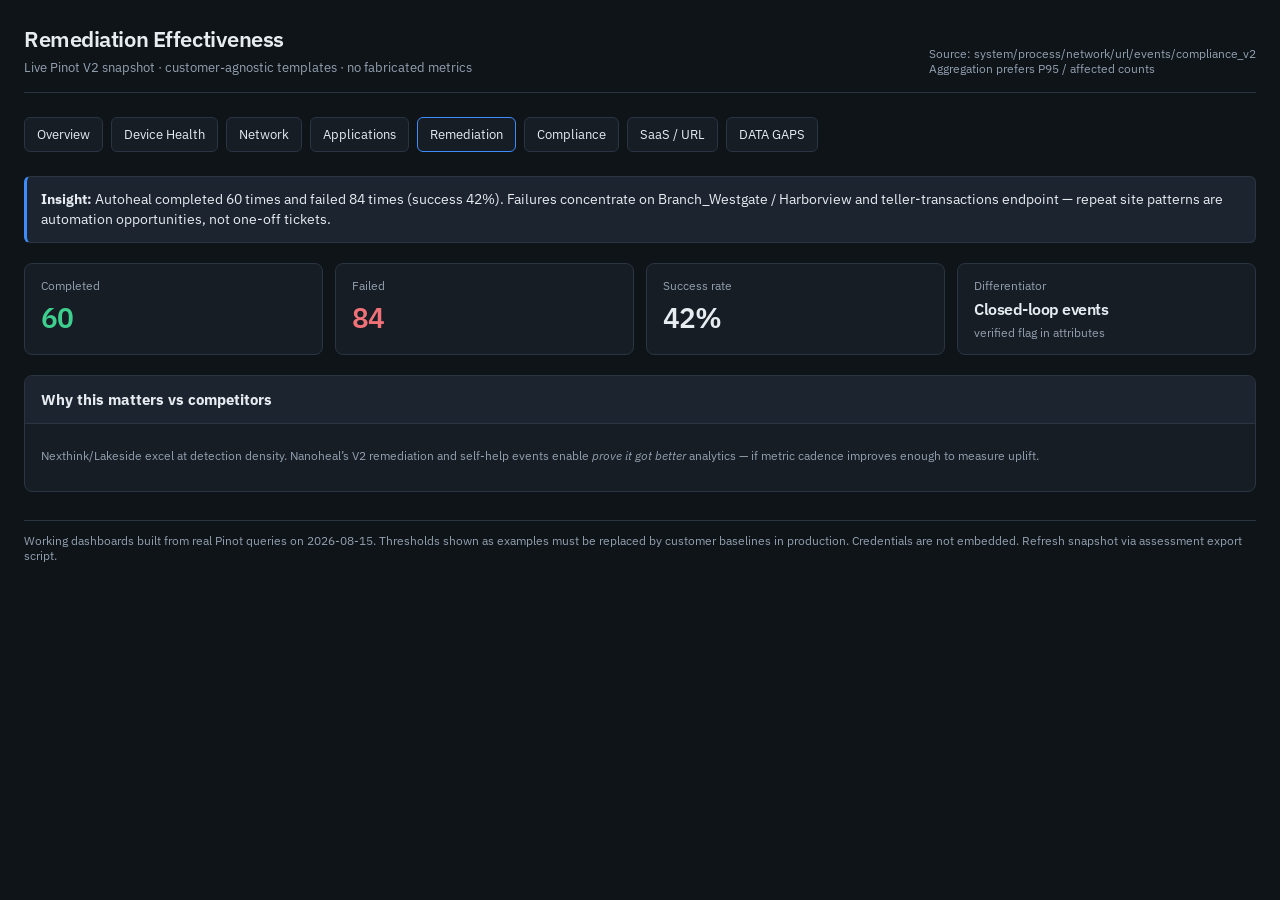
<file: DEX-V2-Assessment/08-working-dashboards/remediation.html>
<!DOCTYPE html>
<html lang="en">
<head>
<meta charset="utf-8"/>
<meta name="viewport" content="width=device-width, initial-scale=1"/>
<title>Remediation Effectiveness · Nanoheal DEX V2</title>
<link rel="preconnect" href="https://fonts.googleapis.com">
<link href="https://fonts.googleapis.com/css2?family=IBM+Plex+Mono:wght@400;500&family=IBM+Plex+Sans:wght@400;500;600&display=swap" rel="stylesheet">
<style>
:root {
  --bg: #0f1419;
  --panel: #171d25;
  --panel2: #1c2430;
  --text: #e7ecf1;
  --muted: #93a0b0;
  --line: #2a3442;
  --accent: #3d8bfd;
  --good: #3ecf8e;
  --warn: #e6b84d;
  --bad: #f07178;
  --gap: #8b7ec8;
  --font: "IBM Plex Sans", "Source Sans 3", "Segoe UI", sans-serif;
  --mono: "IBM Plex Mono", ui-monospace, monospace;
}
* { box-sizing: border-box; }
html, body { margin: 0; padding: 0; background: var(--bg); color: var(--text); font-family: var(--font); }
a { color: var(--accent); text-decoration: none; }
a:hover { text-decoration: underline; }
.wrap { max-width: 1280px; margin: 0 auto; padding: 24px; }
header.app { display: flex; justify-content: space-between; gap: 16px; align-items: flex-end; border-bottom: 1px solid var(--line); padding-bottom: 16px; margin-bottom: 24px; }
header.app h1 { margin: 0; font-size: 22px; font-weight: 600; letter-spacing: -0.02em; }
header.app .sub { color: var(--muted); font-size: 13px; margin-top: 6px; }
.nav { display: flex; flex-wrap: wrap; gap: 8px; margin: 16px 0 24px; }
.nav a { background: var(--panel); border: 1px solid var(--line); padding: 8px 12px; border-radius: 6px; color: var(--text); font-size: 13px; }
.nav a.active, .nav a:hover { border-color: var(--accent); text-decoration: none; }
.grid { display: grid; grid-template-columns: repeat(4, 1fr); gap: 12px; margin-bottom: 20px; }
@media (max-width: 900px) { .grid { grid-template-columns: repeat(2,1fr);} }
.card { background: var(--panel); border: 1px solid var(--line); border-radius: 8px; padding: 14px 16px; }
.card .label { color: var(--muted); font-size: 12px; margin-bottom: 6px; }
.card .value { font-size: 28px; font-weight: 600; letter-spacing: -0.03em; }
.card .hint { color: var(--muted); font-size: 12px; margin-top: 6px; }
.tone-bad .value { color: var(--bad); }
.tone-warn .value { color: var(--warn); }
.tone-good .value { color: var(--good); }
.panel { background: var(--panel); border: 1px solid var(--line); border-radius: 8px; margin-bottom: 16px; overflow: hidden; }
.panel h2 { margin: 0; padding: 14px 16px; font-size: 15px; border-bottom: 1px solid var(--line); background: var(--panel2); }
.panel .body { padding: 12px 16px 16px; }
.callout { border: 1px solid var(--line); border-left: 3px solid var(--accent); background: var(--panel2); padding: 12px 14px; border-radius: 6px; margin: 12px 0 20px; font-size: 14px; line-height: 1.45; }
.callout.bad { border-left-color: var(--bad); }
.callout.warn { border-left-color: var(--warn); }
.callout.gap { border-left-color: var(--gap); }
table { width: 100%; border-collapse: collapse; font-size: 13px; }
th, td { text-align: left; padding: 8px 10px; border-bottom: 1px solid var(--line); }
th { color: var(--muted); font-weight: 500; }
tr:hover td { background: rgba(61,139,253,0.06); }
.pill { display: inline-block; font-size: 11px; padding: 2px 8px; border-radius: 999px; border: 1px solid var(--line); color: var(--muted); }
.pill.bad { color: var(--bad); border-color: var(--bad); }
.pill.warn { color: var(--warn); border-color: var(--warn); }
.pill.good { color: var(--good); border-color: var(--good); }
.pill.gap { color: var(--gap); border-color: var(--gap); }
.bars { display: flex; flex-direction: column; gap: 8px; }
.bar-row { display: grid; grid-template-columns: 160px 1fr 64px; gap: 10px; align-items: center; font-size: 12px; }
.bar-track { height: 10px; background: #243040; border-radius: 4px; overflow: hidden; }
.bar-fill { height: 100%; background: var(--accent); }
.bar-fill.bad { background: var(--bad); }
.bar-fill.warn { background: var(--warn); }
.meta { color: var(--muted); font-size: 12px; }
code, .sql { font-family: var(--mono); font-size: 12px; white-space: pre-wrap; background: #0c1016; border: 1px solid var(--line); padding: 12px; border-radius: 6px; display: block; overflow: auto; }
.two { display: grid; grid-template-columns: 1fr 1fr; gap: 16px; }
@media (max-width: 900px) { .two { grid-template-columns: 1fr; } }
footer { color: var(--muted); font-size: 12px; margin-top: 28px; border-top: 1px solid var(--line); padding-top: 12px; }
</style>
</head>
<body>
<div class="wrap">
<header class="app">
  <div>
    <h1>Remediation Effectiveness</h1>
    <div class="sub">Live Pinot V2 snapshot · customer-agnostic templates · no fabricated metrics</div>
  </div>
  <div class="meta">Source: system/process/network/url/events/compliance_v2<br/>Aggregation prefers P95 / affected counts</div>
</header>
<nav class="nav"><a href="index.html" class="">Overview</a><a href="device-health.html" class="">Device Health</a><a href="network.html" class="">Network</a><a href="applications.html" class="">Applications</a><a href="remediation.html" class="active">Remediation</a><a href="compliance.html" class="">Compliance</a><a href="saas.html" class="">SaaS / URL</a><a href="data-gaps.html" class="">DATA GAPS</a></nav>

<div class="callout"><strong>Insight:</strong> Autoheal completed 60 times and failed 84 times (success 42%). Failures concentrate on Branch_Westgate / Harborview and teller-transactions endpoint — repeat site patterns are automation opportunities, not one-off tickets.</div>


<div class="grid">
  <div class="card tone-good"><div class="label">Completed</div><div class="value">60</div></div>
  <div class="card tone-bad"><div class="label">Failed</div><div class="value">84</div></div>
  <div class="card"><div class="label">Success rate</div><div class="value">42%</div></div>
  <div class="card"><div class="label">Differentiator</div><div class="value" style="font-size:16px">Closed-loop events</div><div class="hint">verified flag in attributes</div></div>
</div>
<div class="panel"><h2>Why this matters vs competitors</h2><div class="body">
<p class="meta">Nexthink/Lakeside excel at detection density. Nanoheal’s V2 remediation and self-help events enable <em>prove it got better</em> analytics — if metric cadence improves enough to measure uplift.</p>
</div></div>

<footer>
Working dashboards built from real Pinot queries on 2026-08-15. Thresholds shown as examples must be replaced by customer baselines in production.
Credentials are not embedded. Refresh snapshot via assessment export script.
</footer>
</div>
</body>
</html>
</file>
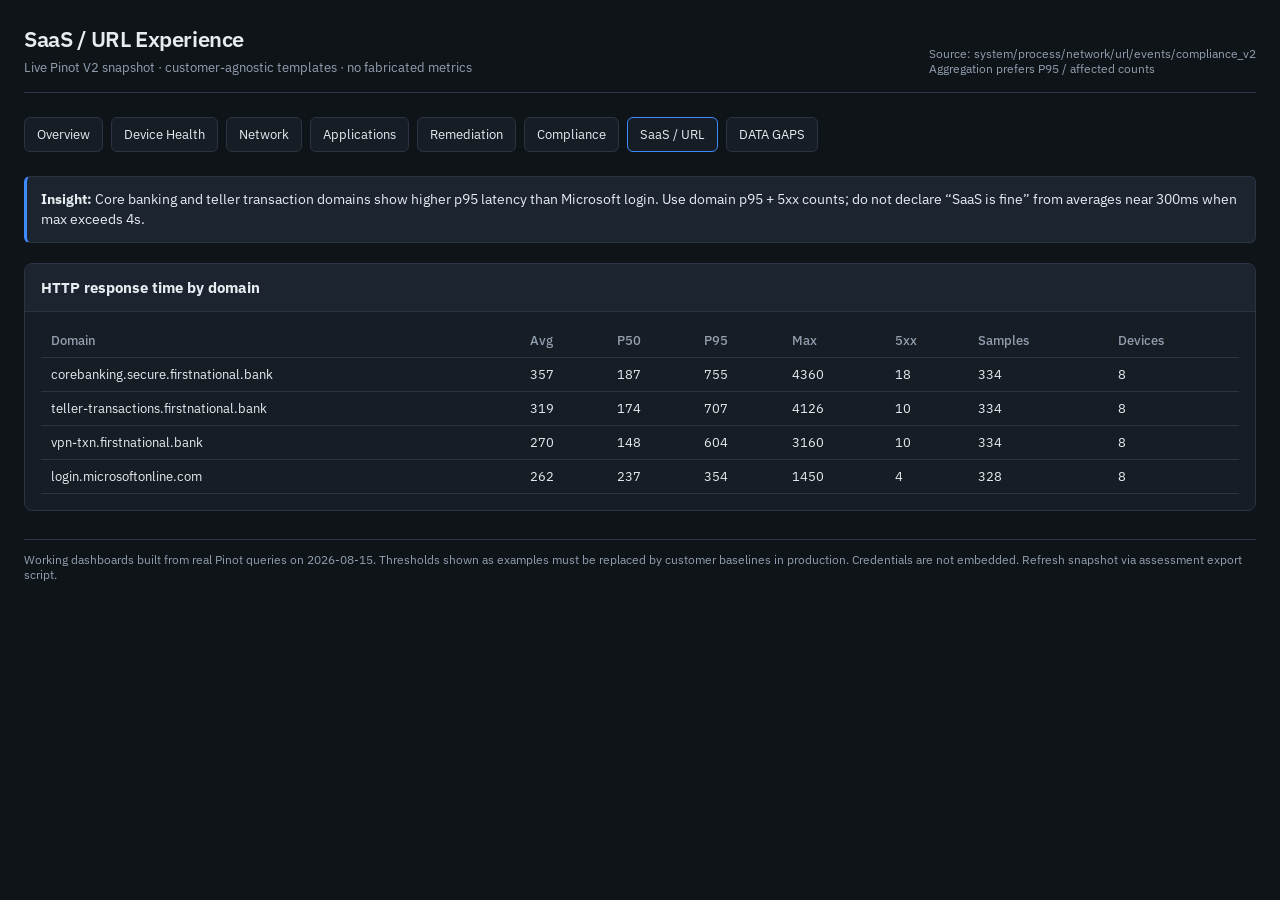
<file: DEX-V2-Assessment/08-working-dashboards/saas.html>
<!DOCTYPE html>
<html lang="en">
<head>
<meta charset="utf-8"/>
<meta name="viewport" content="width=device-width, initial-scale=1"/>
<title>SaaS / URL Experience · Nanoheal DEX V2</title>
<link rel="preconnect" href="https://fonts.googleapis.com">
<link href="https://fonts.googleapis.com/css2?family=IBM+Plex+Mono:wght@400;500&family=IBM+Plex+Sans:wght@400;500;600&display=swap" rel="stylesheet">
<style>
:root {
  --bg: #0f1419;
  --panel: #171d25;
  --panel2: #1c2430;
  --text: #e7ecf1;
  --muted: #93a0b0;
  --line: #2a3442;
  --accent: #3d8bfd;
  --good: #3ecf8e;
  --warn: #e6b84d;
  --bad: #f07178;
  --gap: #8b7ec8;
  --font: "IBM Plex Sans", "Source Sans 3", "Segoe UI", sans-serif;
  --mono: "IBM Plex Mono", ui-monospace, monospace;
}
* { box-sizing: border-box; }
html, body { margin: 0; padding: 0; background: var(--bg); color: var(--text); font-family: var(--font); }
a { color: var(--accent); text-decoration: none; }
a:hover { text-decoration: underline; }
.wrap { max-width: 1280px; margin: 0 auto; padding: 24px; }
header.app { display: flex; justify-content: space-between; gap: 16px; align-items: flex-end; border-bottom: 1px solid var(--line); padding-bottom: 16px; margin-bottom: 24px; }
header.app h1 { margin: 0; font-size: 22px; font-weight: 600; letter-spacing: -0.02em; }
header.app .sub { color: var(--muted); font-size: 13px; margin-top: 6px; }
.nav { display: flex; flex-wrap: wrap; gap: 8px; margin: 16px 0 24px; }
.nav a { background: var(--panel); border: 1px solid var(--line); padding: 8px 12px; border-radius: 6px; color: var(--text); font-size: 13px; }
.nav a.active, .nav a:hover { border-color: var(--accent); text-decoration: none; }
.grid { display: grid; grid-template-columns: repeat(4, 1fr); gap: 12px; margin-bottom: 20px; }
@media (max-width: 900px) { .grid { grid-template-columns: repeat(2,1fr);} }
.card { background: var(--panel); border: 1px solid var(--line); border-radius: 8px; padding: 14px 16px; }
.card .label { color: var(--muted); font-size: 12px; margin-bottom: 6px; }
.card .value { font-size: 28px; font-weight: 600; letter-spacing: -0.03em; }
.card .hint { color: var(--muted); font-size: 12px; margin-top: 6px; }
.tone-bad .value { color: var(--bad); }
.tone-warn .value { color: var(--warn); }
.tone-good .value { color: var(--good); }
.panel { background: var(--panel); border: 1px solid var(--line); border-radius: 8px; margin-bottom: 16px; overflow: hidden; }
.panel h2 { margin: 0; padding: 14px 16px; font-size: 15px; border-bottom: 1px solid var(--line); background: var(--panel2); }
.panel .body { padding: 12px 16px 16px; }
.callout { border: 1px solid var(--line); border-left: 3px solid var(--accent); background: var(--panel2); padding: 12px 14px; border-radius: 6px; margin: 12px 0 20px; font-size: 14px; line-height: 1.45; }
.callout.bad { border-left-color: var(--bad); }
.callout.warn { border-left-color: var(--warn); }
.callout.gap { border-left-color: var(--gap); }
table { width: 100%; border-collapse: collapse; font-size: 13px; }
th, td { text-align: left; padding: 8px 10px; border-bottom: 1px solid var(--line); }
th { color: var(--muted); font-weight: 500; }
tr:hover td { background: rgba(61,139,253,0.06); }
.pill { display: inline-block; font-size: 11px; padding: 2px 8px; border-radius: 999px; border: 1px solid var(--line); color: var(--muted); }
.pill.bad { color: var(--bad); border-color: var(--bad); }
.pill.warn { color: var(--warn); border-color: var(--warn); }
.pill.good { color: var(--good); border-color: var(--good); }
.pill.gap { color: var(--gap); border-color: var(--gap); }
.bars { display: flex; flex-direction: column; gap: 8px; }
.bar-row { display: grid; grid-template-columns: 160px 1fr 64px; gap: 10px; align-items: center; font-size: 12px; }
.bar-track { height: 10px; background: #243040; border-radius: 4px; overflow: hidden; }
.bar-fill { height: 100%; background: var(--accent); }
.bar-fill.bad { background: var(--bad); }
.bar-fill.warn { background: var(--warn); }
.meta { color: var(--muted); font-size: 12px; }
code, .sql { font-family: var(--mono); font-size: 12px; white-space: pre-wrap; background: #0c1016; border: 1px solid var(--line); padding: 12px; border-radius: 6px; display: block; overflow: auto; }
.two { display: grid; grid-template-columns: 1fr 1fr; gap: 16px; }
@media (max-width: 900px) { .two { grid-template-columns: 1fr; } }
footer { color: var(--muted); font-size: 12px; margin-top: 28px; border-top: 1px solid var(--line); padding-top: 12px; }
</style>
</head>
<body>
<div class="wrap">
<header class="app">
  <div>
    <h1>SaaS / URL Experience</h1>
    <div class="sub">Live Pinot V2 snapshot · customer-agnostic templates · no fabricated metrics</div>
  </div>
  <div class="meta">Source: system/process/network/url/events/compliance_v2<br/>Aggregation prefers P95 / affected counts</div>
</header>
<nav class="nav"><a href="index.html" class="">Overview</a><a href="device-health.html" class="">Device Health</a><a href="network.html" class="">Network</a><a href="applications.html" class="">Applications</a><a href="remediation.html" class="">Remediation</a><a href="compliance.html" class="">Compliance</a><a href="saas.html" class="active">SaaS / URL</a><a href="data-gaps.html" class="">DATA GAPS</a></nav>

<div class="callout"><strong>Insight:</strong> Core banking and teller transaction domains show higher p95 latency than Microsoft login. Use domain p95 + 5xx counts; do not declare “SaaS is fine” from averages near 300ms when max exceeds 4s.</div>


<div class="panel"><h2>HTTP response time by domain</h2><div class="body">
<table><thead><tr><th>Domain</th><th>Avg</th><th>P50</th><th>P95</th><th>Max</th><th>5xx</th><th>Samples</th><th>Devices</th></tr></thead><tbody>
<tr><td>corebanking.secure.firstnational.bank</td><td>357</td><td>187</td><td>755</td><td>4360</td><td>18</td><td>334</td><td>8</td></tr><tr><td>teller-transactions.firstnational.bank</td><td>319</td><td>174</td><td>707</td><td>4126</td><td>10</td><td>334</td><td>8</td></tr><tr><td>vpn-txn.firstnational.bank</td><td>270</td><td>148</td><td>604</td><td>3160</td><td>10</td><td>334</td><td>8</td></tr><tr><td>login.microsoftonline.com</td><td>262</td><td>237</td><td>354</td><td>1450</td><td>4</td><td>328</td><td>8</td></tr>
</tbody></table>
</div></div>

<footer>
Working dashboards built from real Pinot queries on 2026-08-15. Thresholds shown as examples must be replaced by customer baselines in production.
Credentials are not embedded. Refresh snapshot via assessment export script.
</footer>
</div>
</body>
</html>
</file>
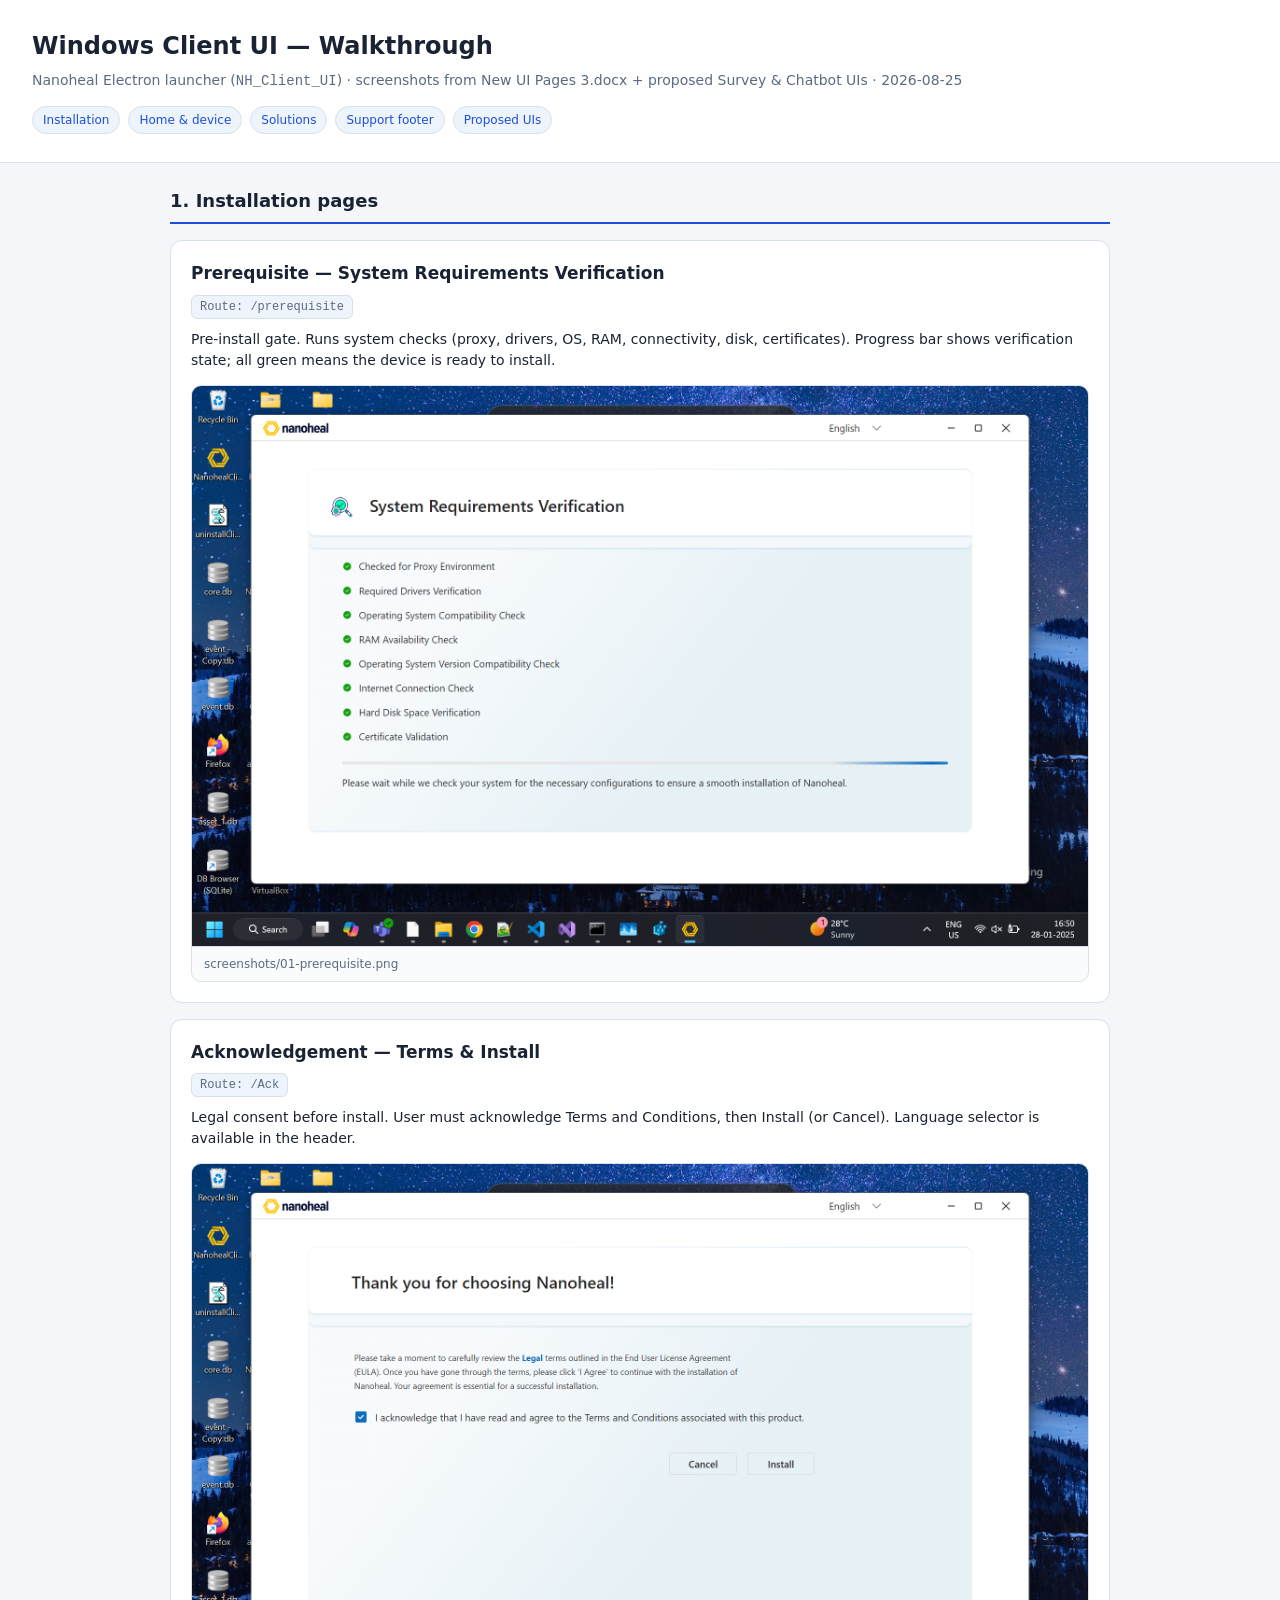
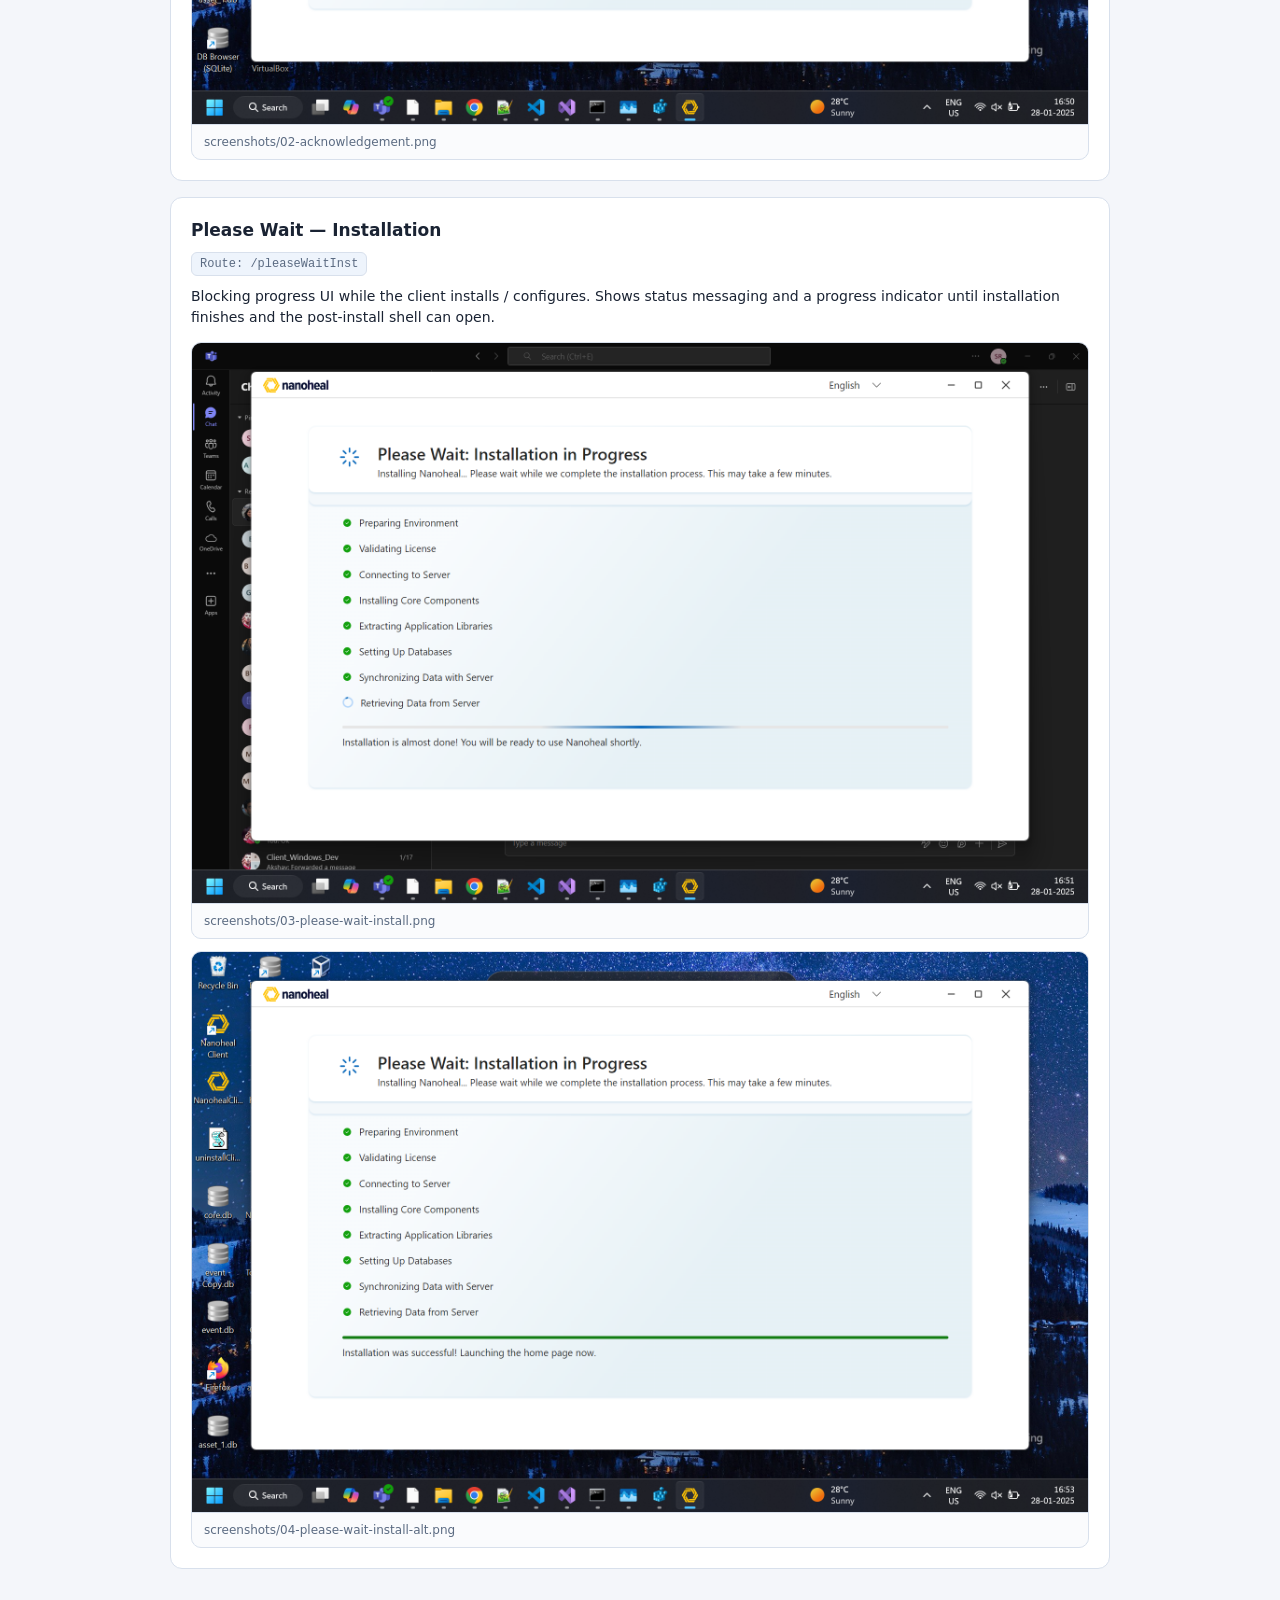
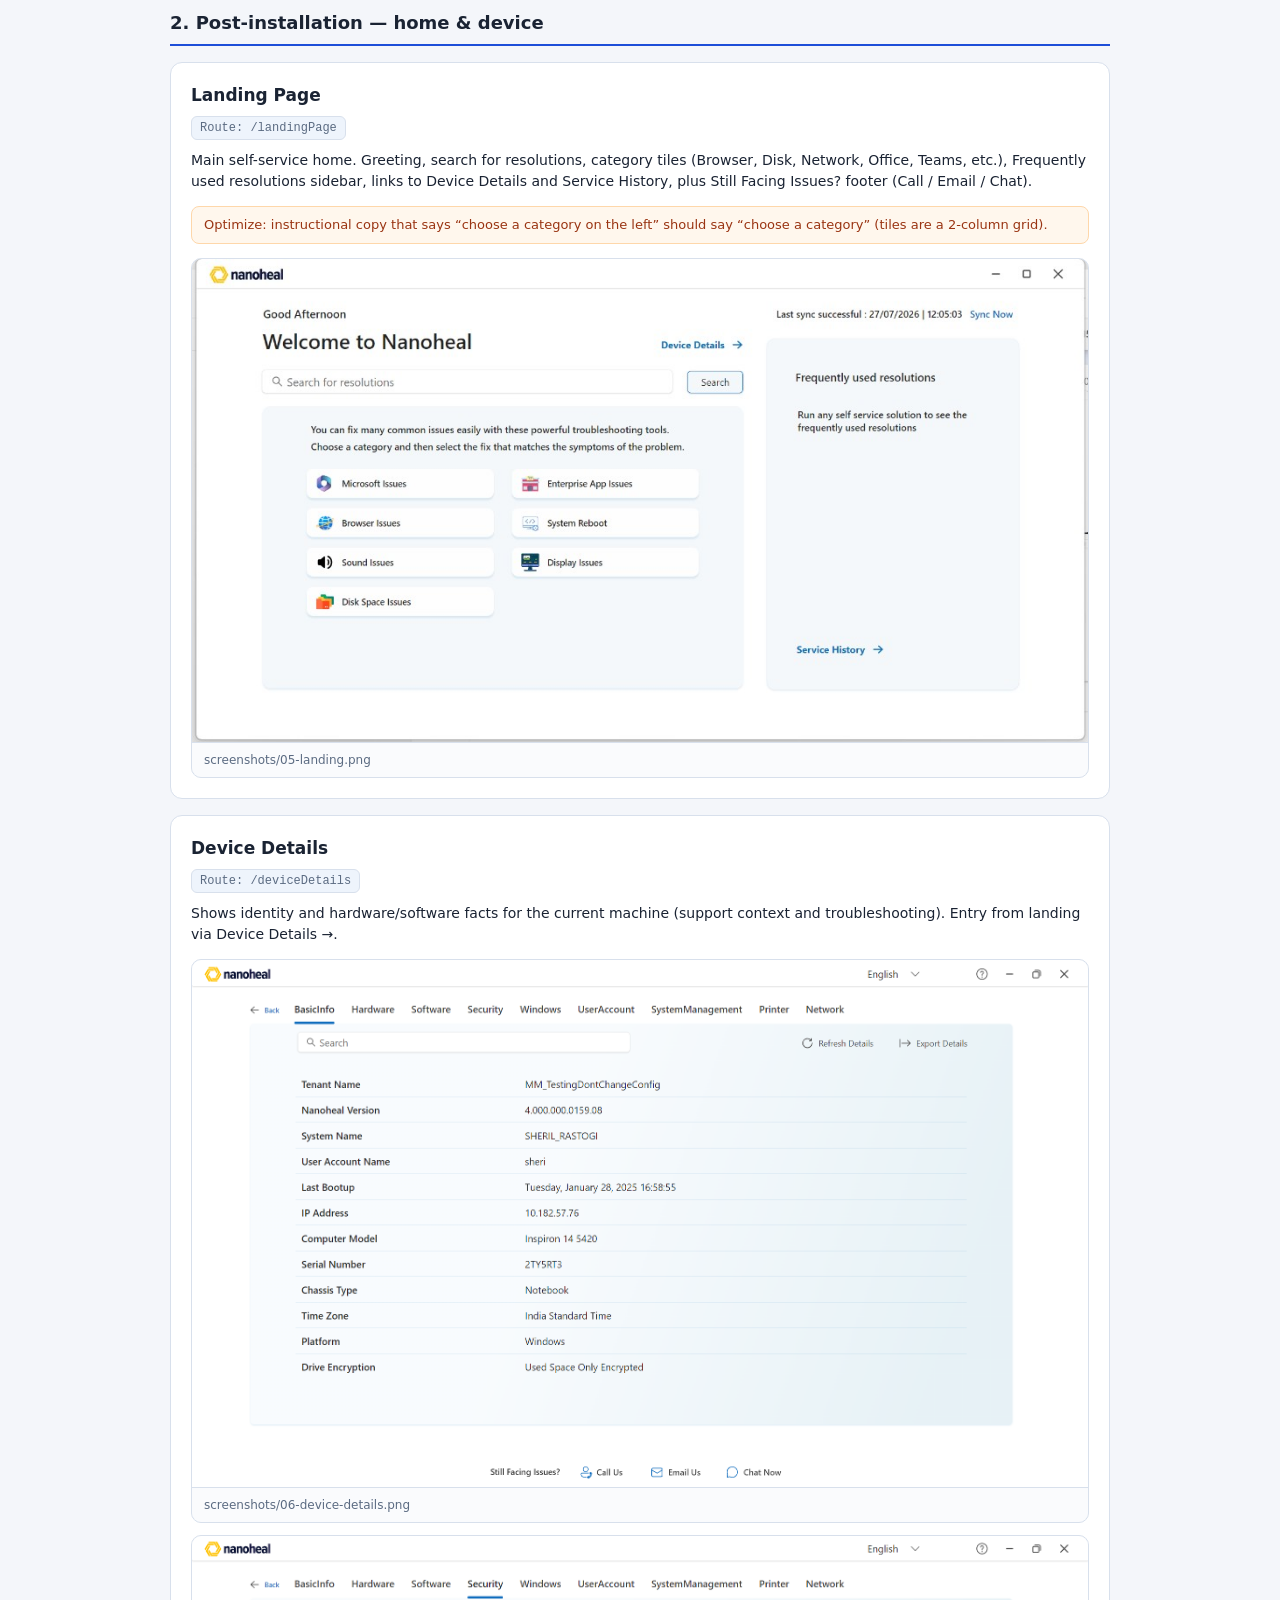
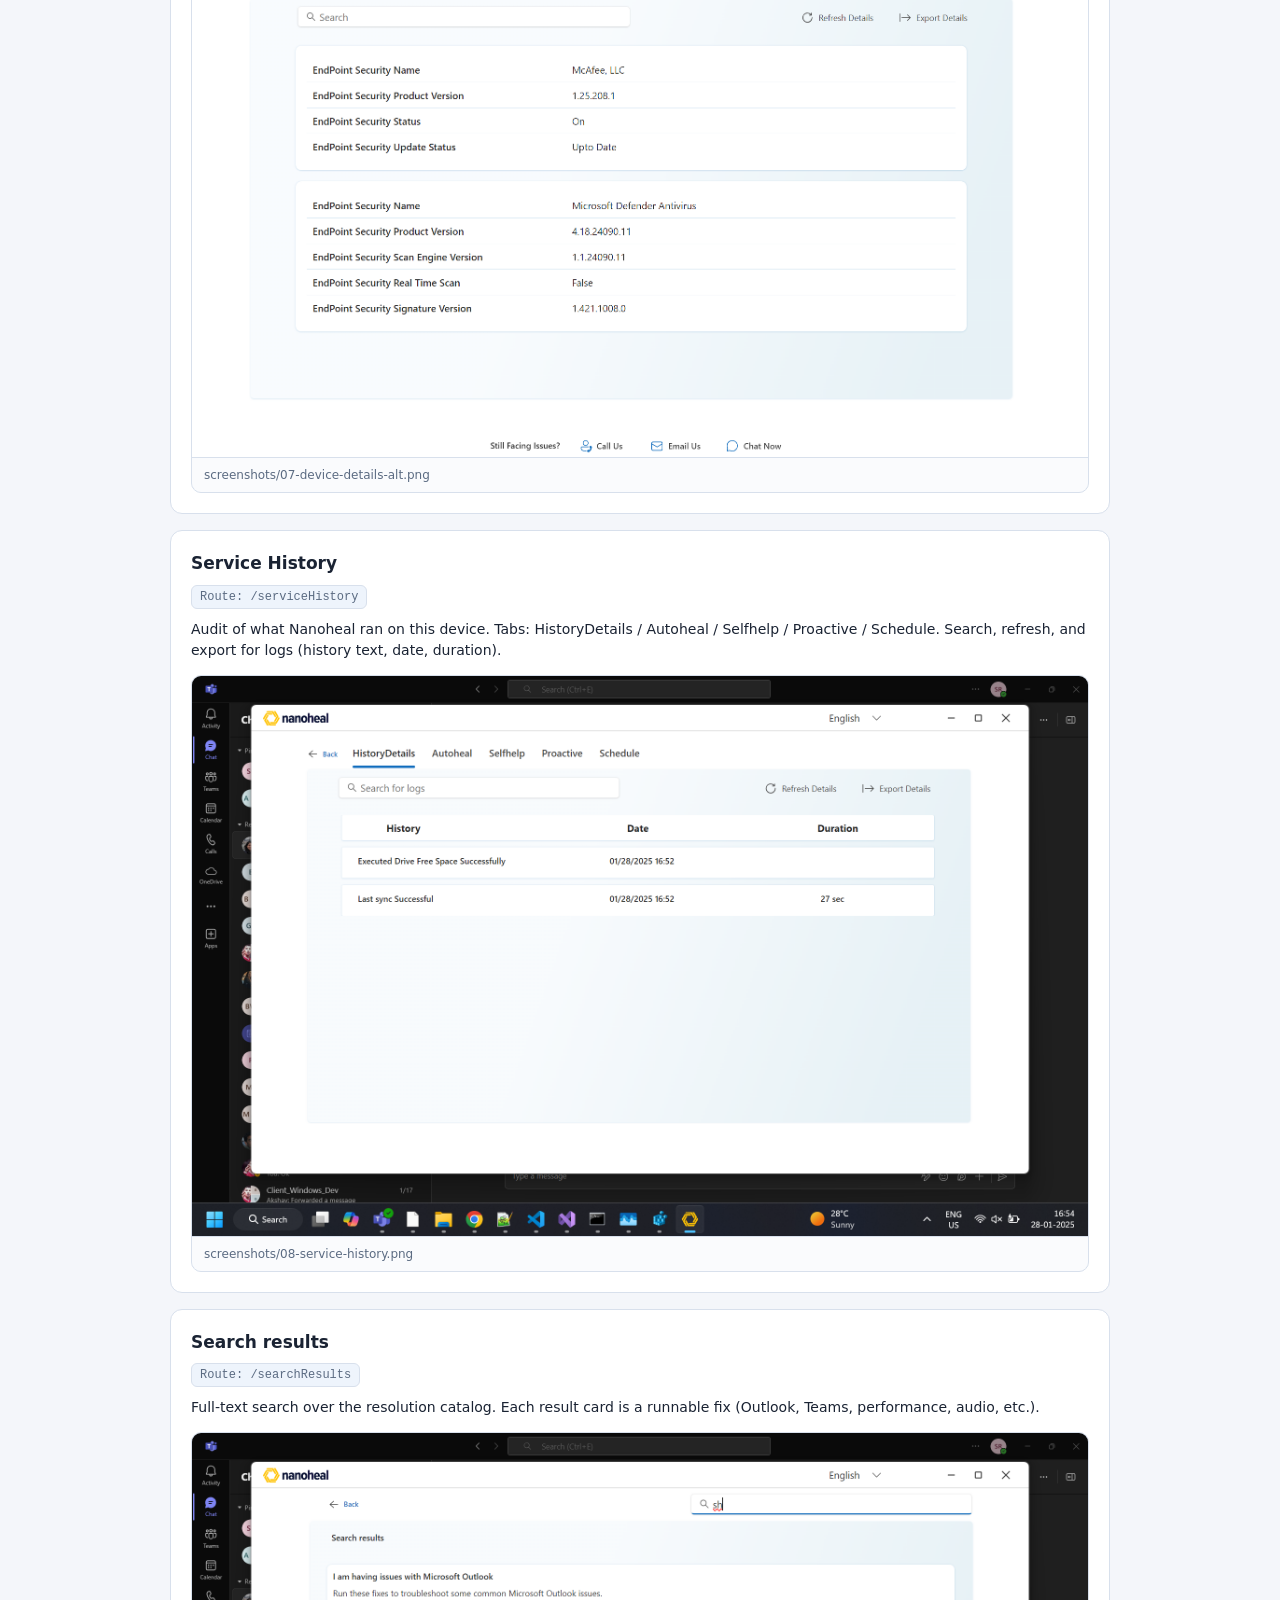
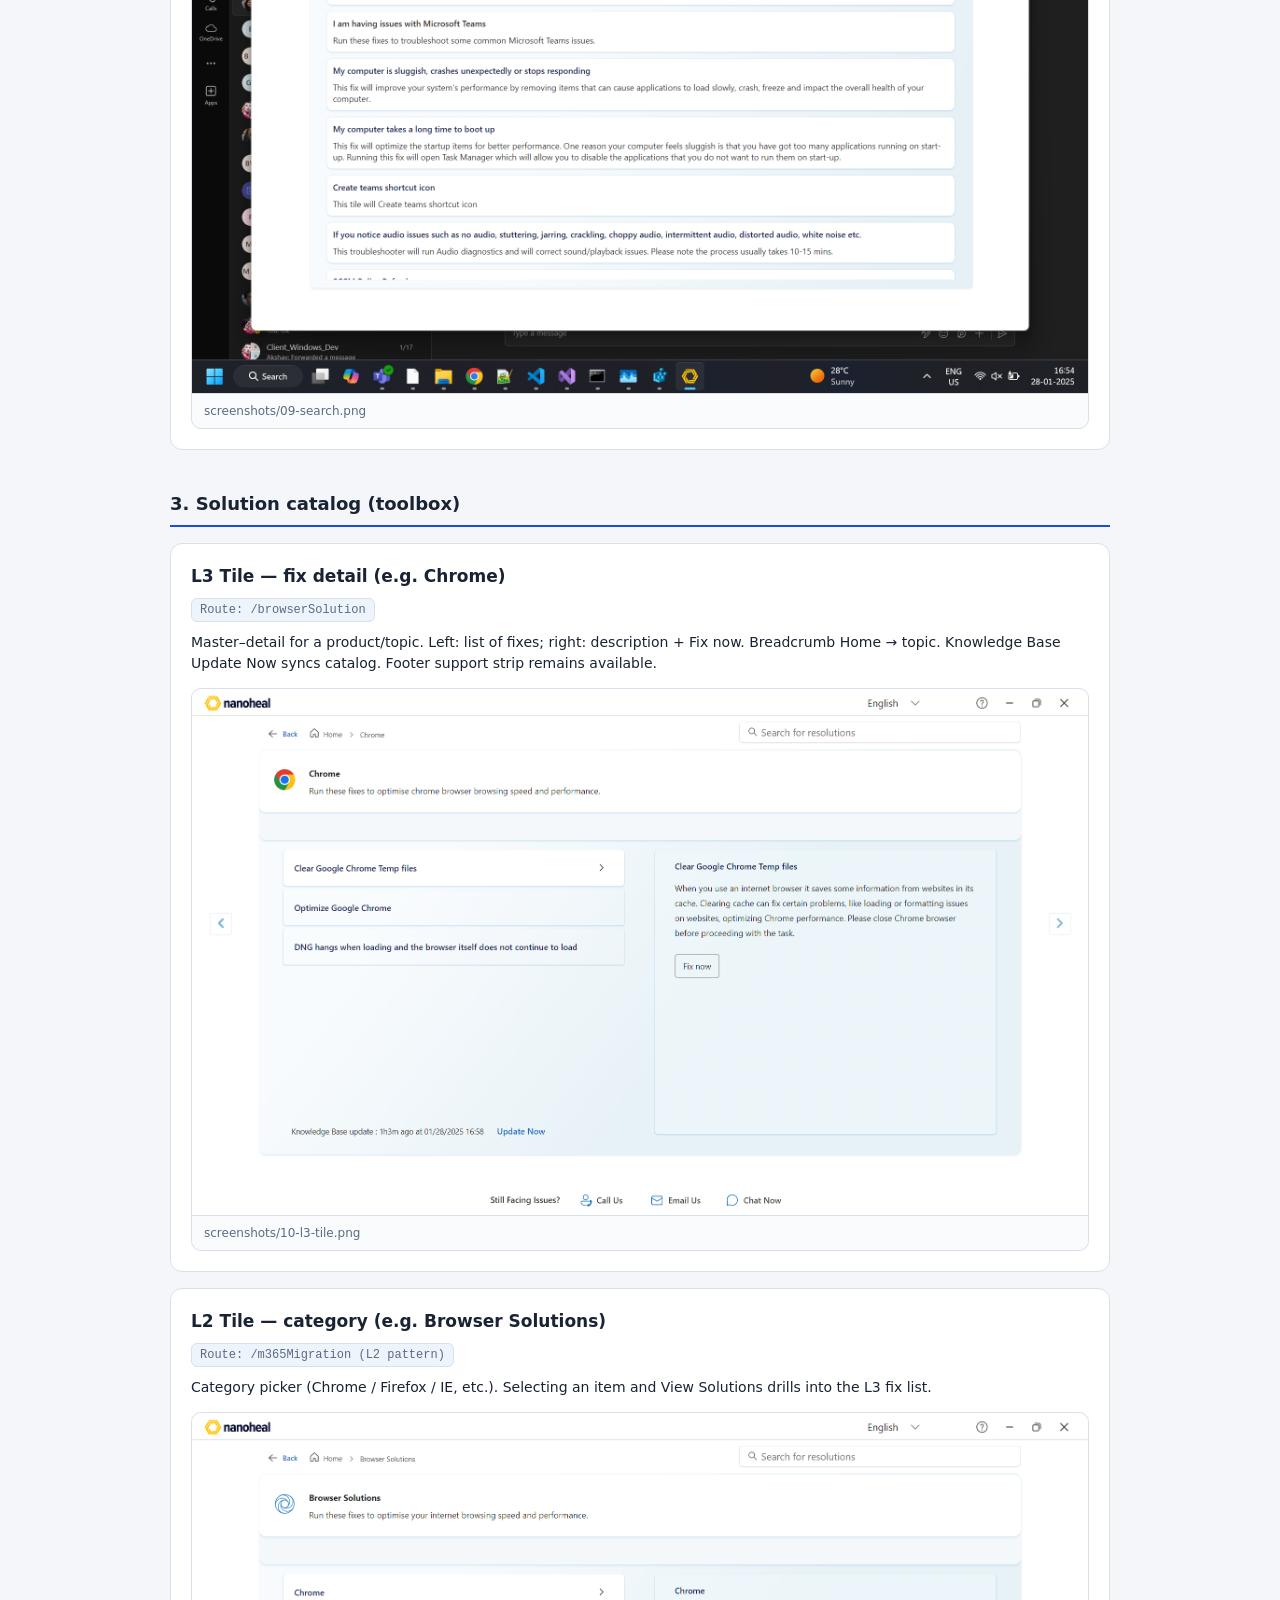
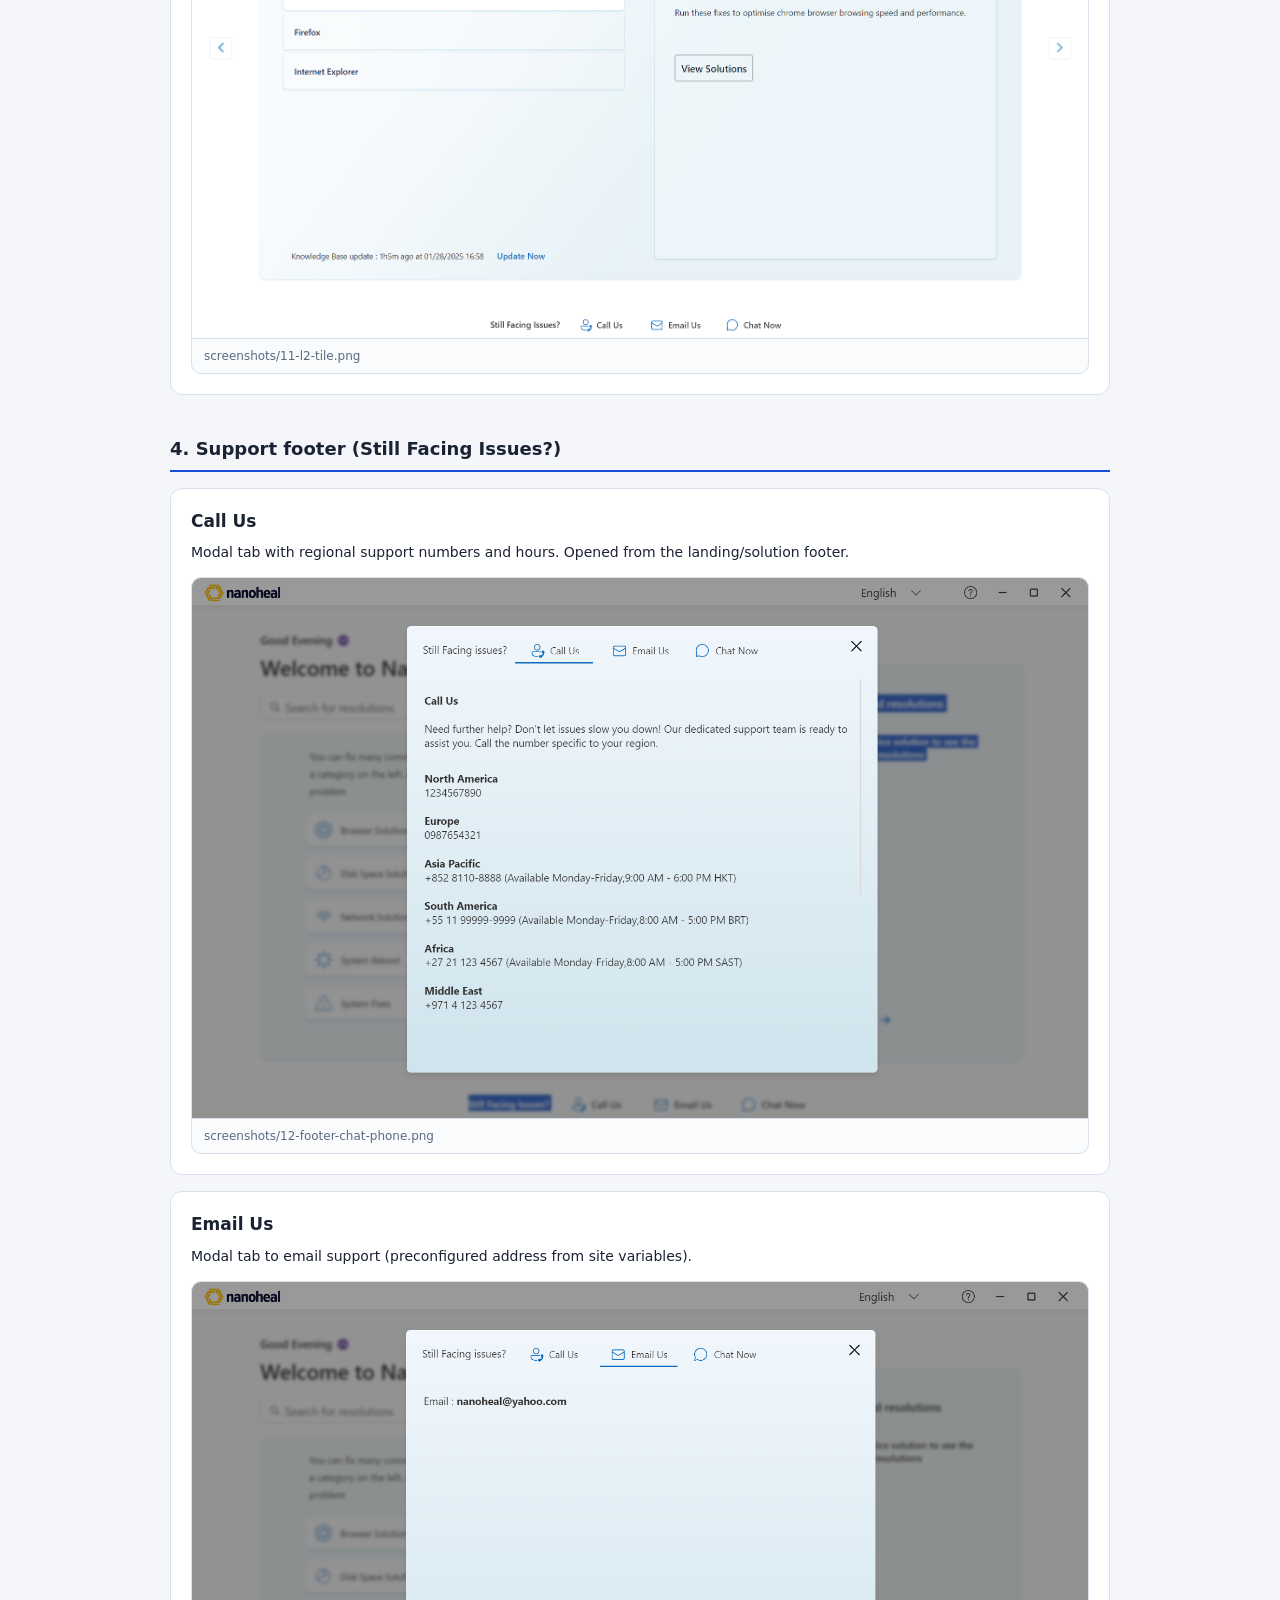
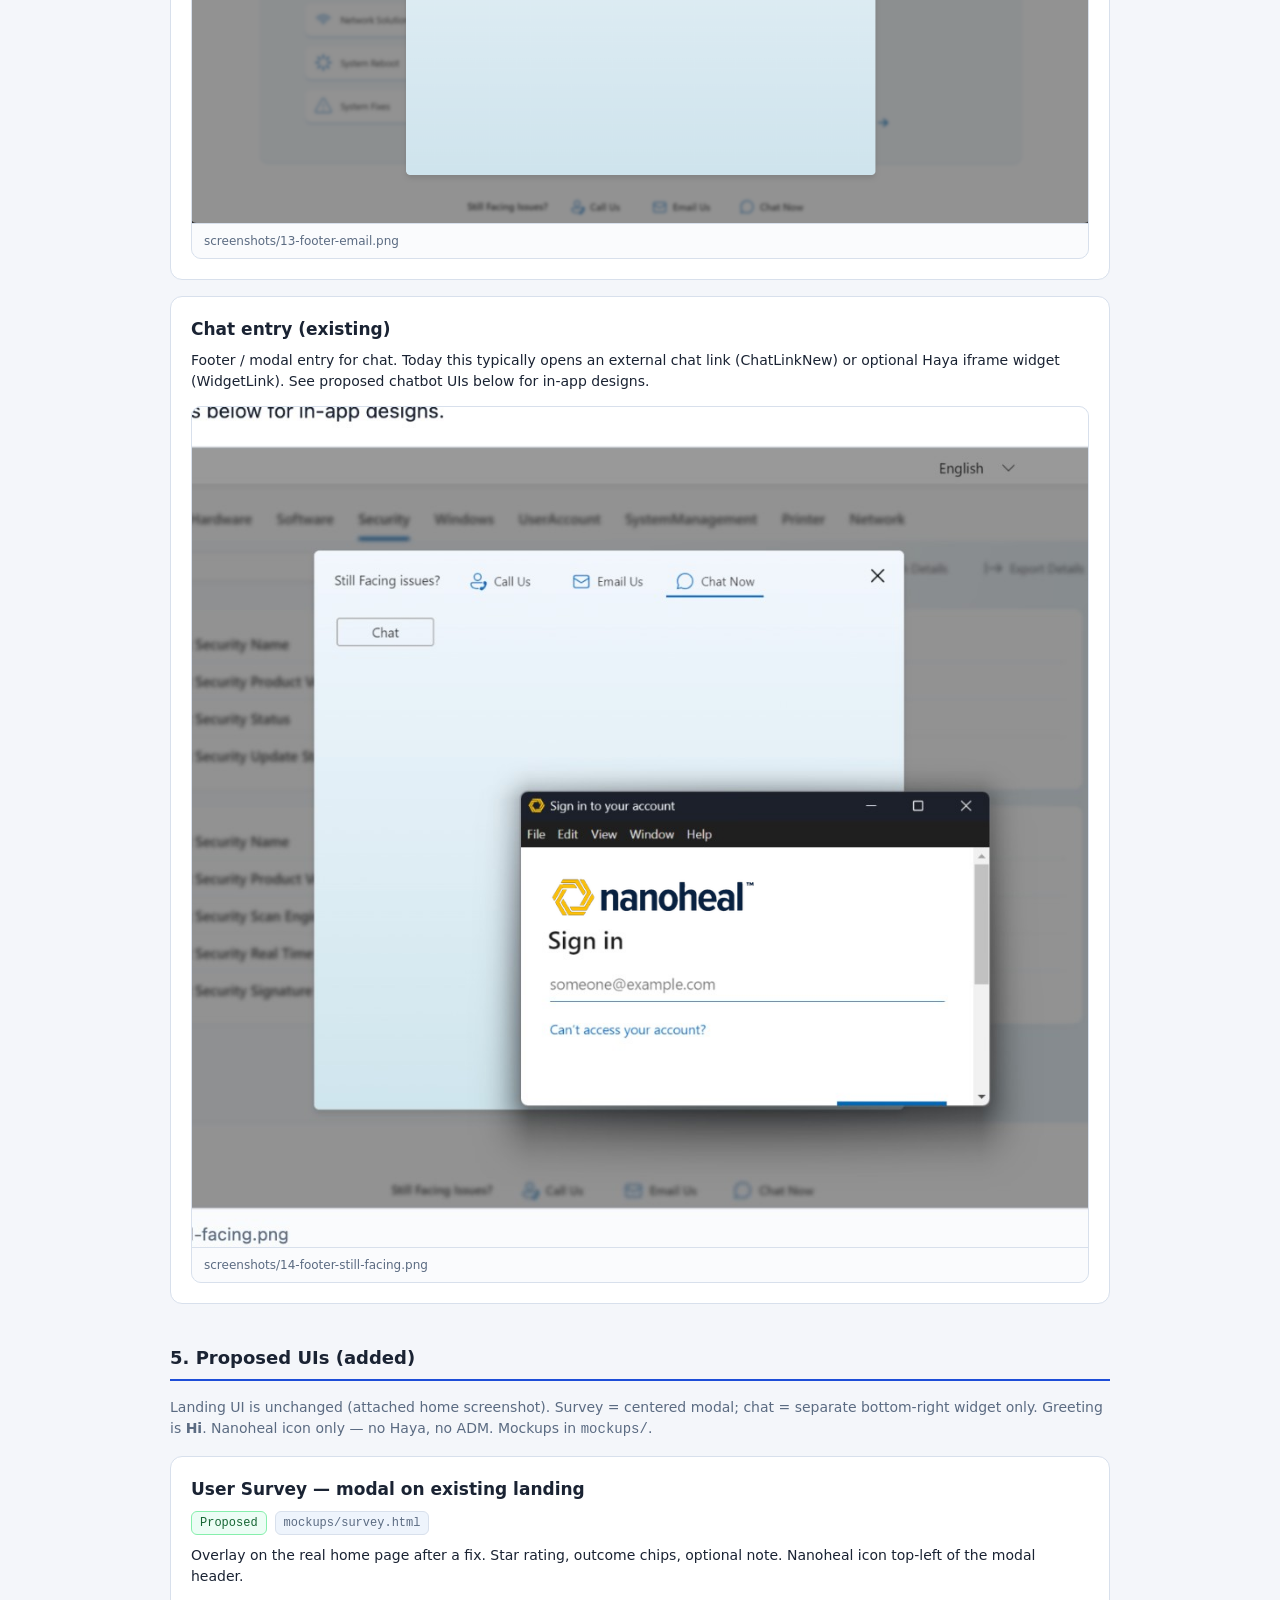
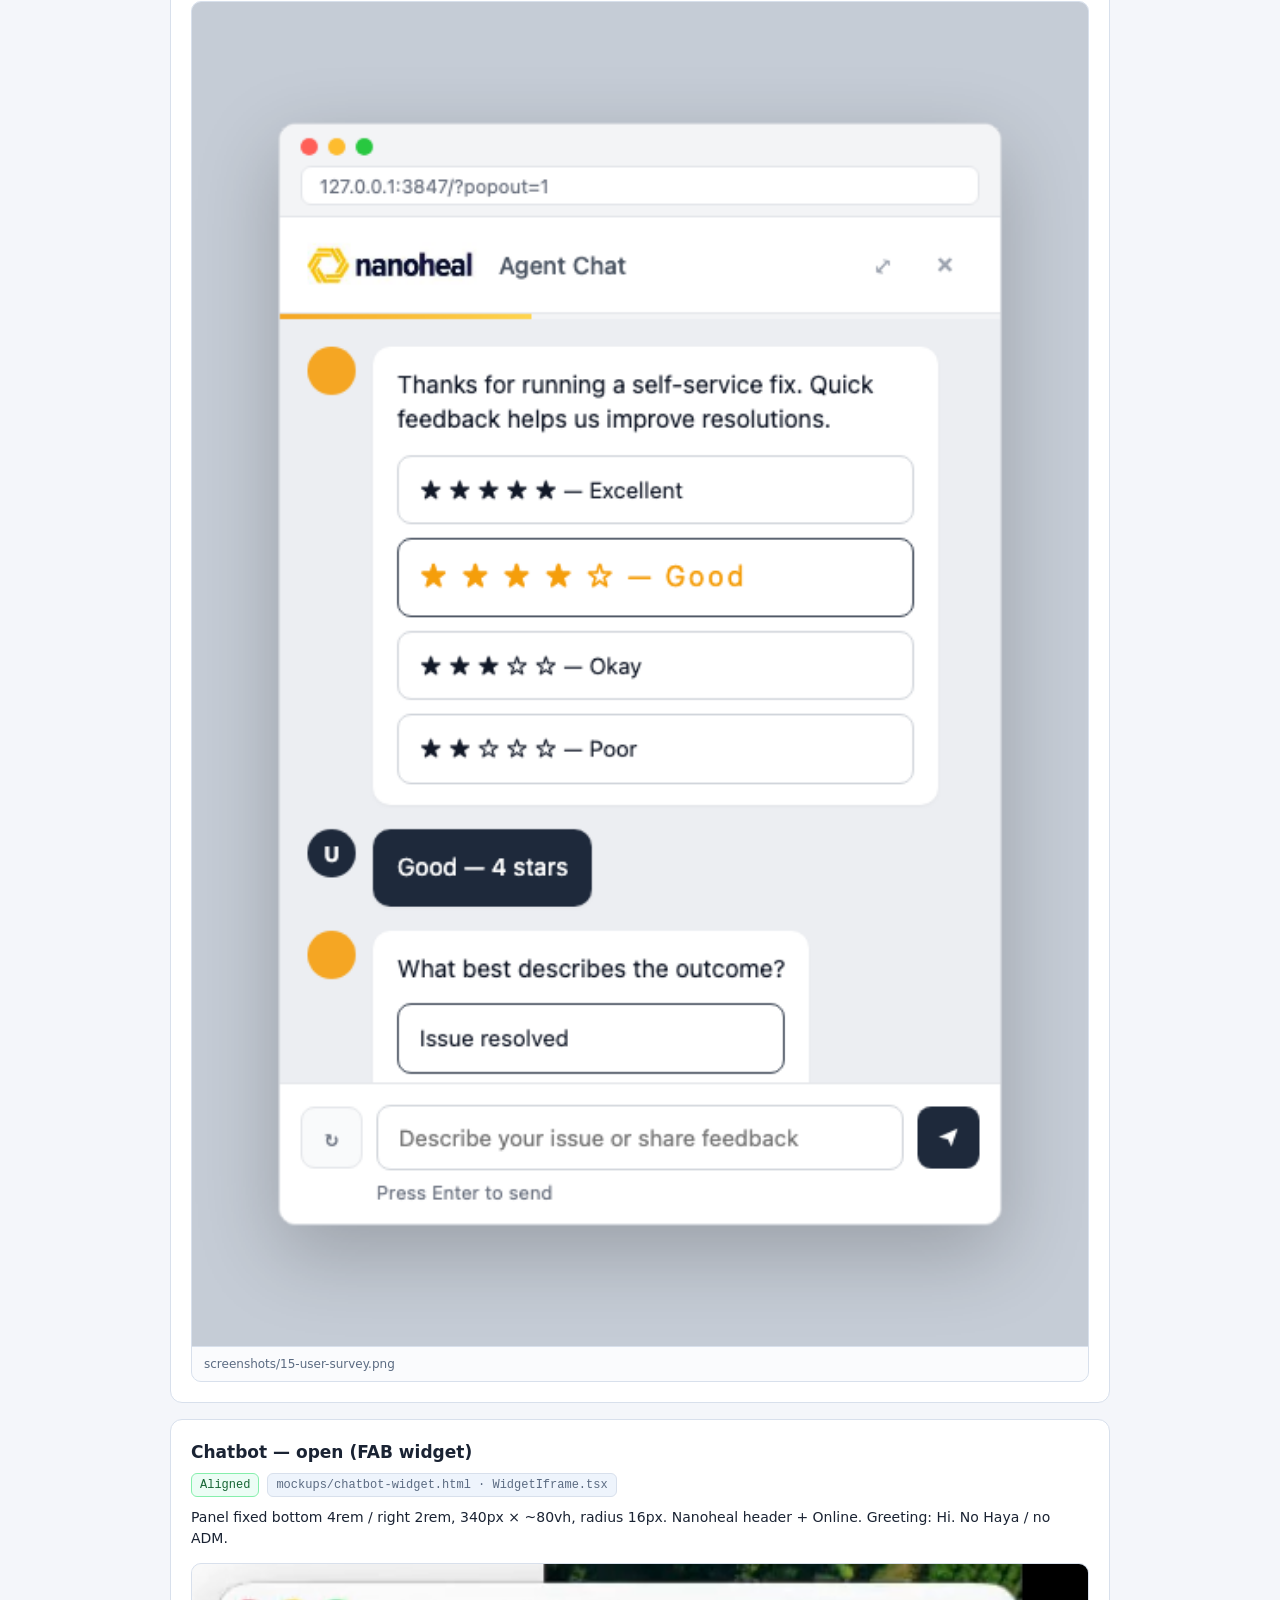
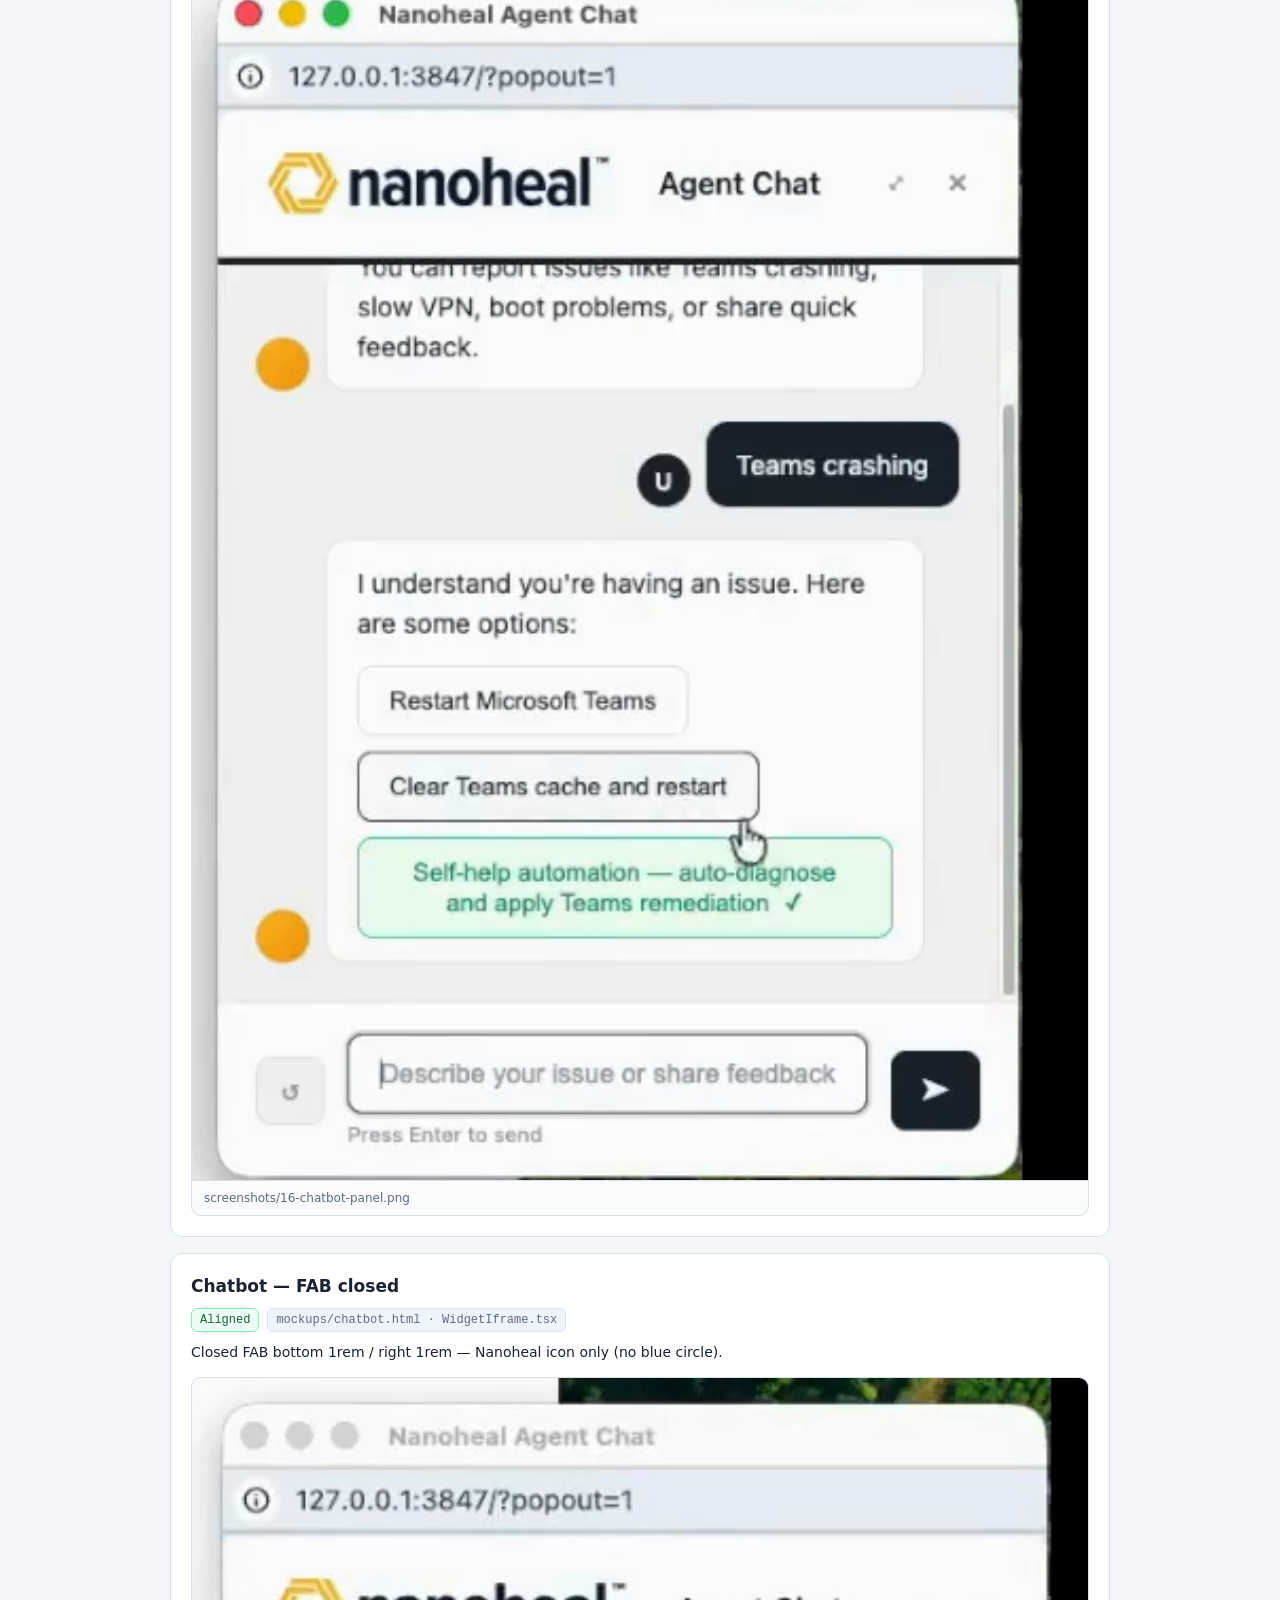
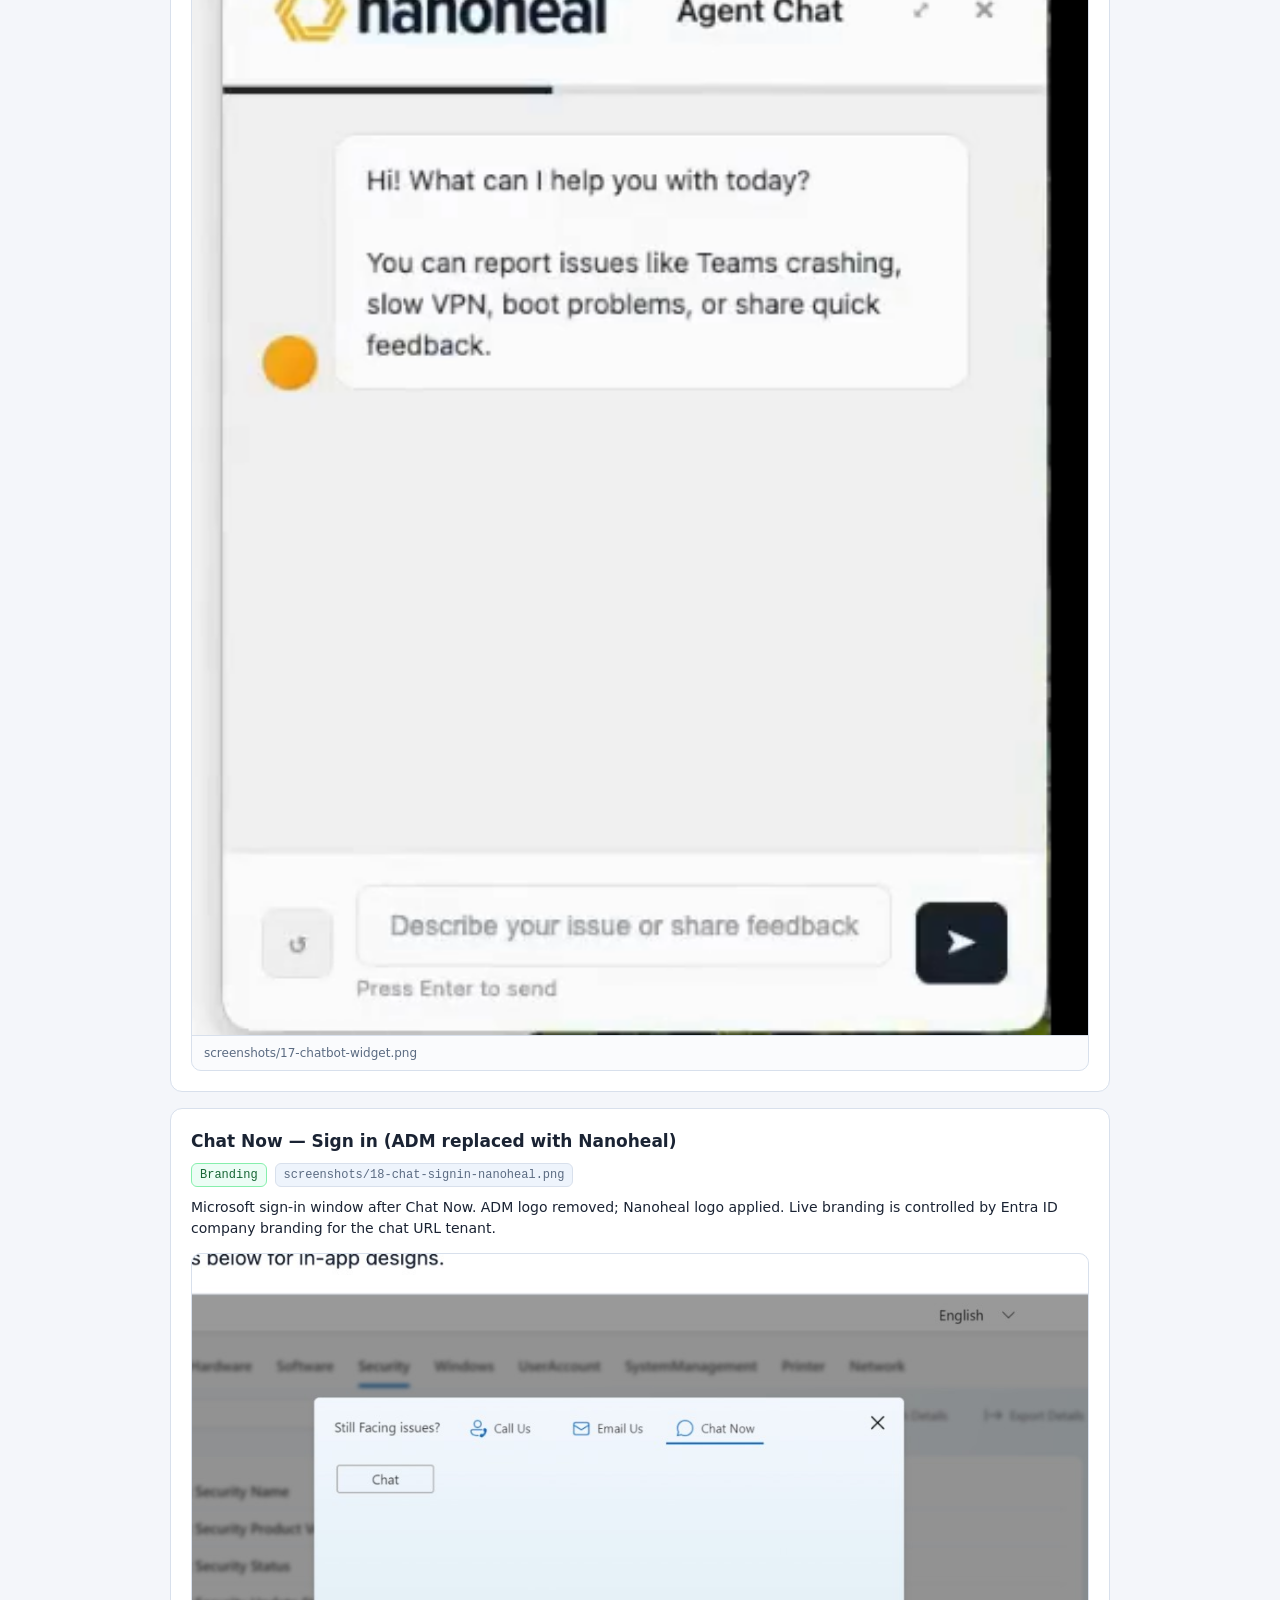
<file: ui-walkthrough/windows-client/WALKTHROUGH.html>
<!DOCTYPE html>
<html lang="en">
<head>
  <meta charset="UTF-8" />
  <meta name="viewport" content="width=device-width, initial-scale=1" />
  <title>Windows Client UI — Walkthrough</title>
  <style>
    :root {
      --text: #1a2333;
      --muted: #5b6b82;
      --border: #d8e0ec;
      --bg: #f4f6fa;
      --card: #ffffff;
      --accent: #1d4ed8;
      --tag: #eef4fc;
    }
    * { box-sizing: border-box; }
    body {
      margin: 0;
      font-family: "Segoe UI", system-ui, -apple-system, sans-serif;
      color: var(--text);
      background: var(--bg);
      line-height: 1.5;
    }
    header {
      background: #fff;
      border-bottom: 1px solid var(--border);
      padding: 28px 32px;
      position: sticky;
      top: 0;
      z-index: 10;
    }
    header h1 { margin: 0 0 6px; font-size: 24px; }
    header p { margin: 0; color: var(--muted); font-size: 14px; }
    nav {
      display: flex;
      flex-wrap: wrap;
      gap: 8px;
      margin-top: 14px;
    }
    nav a {
      font-size: 12px;
      text-decoration: none;
      color: var(--accent);
      background: var(--tag);
      padding: 4px 10px;
      border-radius: 999px;
      border: 1px solid var(--border);
    }
    main {
      max-width: 980px;
      margin: 0 auto;
      padding: 24px 20px 64px;
    }
    section { margin-bottom: 40px; }
    section > h2 {
      font-size: 18px;
      margin: 0 0 16px;
      padding-bottom: 8px;
      border-bottom: 2px solid var(--accent);
    }
    article {
      background: var(--card);
      border: 1px solid var(--border);
      border-radius: 12px;
      padding: 20px;
      margin-bottom: 16px;
    }
    article h3 { margin: 0 0 8px; font-size: 17px; }
    .meta {
      display: flex;
      flex-wrap: wrap;
      gap: 8px;
      margin-bottom: 10px;
    }
    .meta span {
      font-size: 12px;
      background: var(--tag);
      border: 1px solid var(--border);
      border-radius: 6px;
      padding: 2px 8px;
      color: var(--muted);
      font-family: ui-monospace, SFMono-Regular, Menlo, monospace;
    }
    .meta .proposed {
      background: #ecfdf5;
      border-color: #86efac;
      color: #166534;
    }
    article .desc { margin: 0 0 14px; color: var(--text); font-size: 14px; }
    article .note {
      margin: 0 0 14px;
      font-size: 13px;
      color: #9a3412;
      background: #fff7ed;
      border: 1px solid #fed7aa;
      border-radius: 8px;
      padding: 8px 12px;
    }
    figure {
      margin: 0 0 12px;
      border: 1px solid var(--border);
      border-radius: 10px;
      overflow: hidden;
      background: #e8eef6;
    }
    figure:last-child { margin-bottom: 0; }
    figure img {
      display: block;
      width: 100%;
      height: auto;
      vertical-align: top;
    }
    figcaption {
      font-size: 12px;
      color: var(--muted);
      padding: 8px 12px;
      background: #fafbfd;
      border-top: 1px solid var(--border);
    }
  </style>
</head>
<body>
  <header>
    <h1>Windows Client UI — Walkthrough</h1>
    <p>Nanoheal Electron launcher (<code>NH_Client_UI</code>) · screenshots from New UI Pages 3.docx + proposed Survey &amp; Chatbot UIs · 2026-08-25</p>
    <nav>
      <a href="#install">Installation</a>
      <a href="#home">Home &amp; device</a>
      <a href="#solutions">Solutions</a>
      <a href="#support">Support footer</a>
      <a href="#proposed">Proposed UIs</a>
    </nav>
  </header>

  <main>

    <section id="install">
      <h2>1. Installation pages</h2>

      <article id="prerequisite">
        <h3>Prerequisite — System Requirements Verification</h3>
        <div class="meta"><span>Route: /prerequisite</span></div>
        <p class="desc">Pre-install gate. Runs system checks (proxy, drivers, OS, RAM, connectivity, disk, certificates). Progress bar shows verification state; all green means the device is ready to install.</p>
        <figure>
          <img src="screenshots/01-prerequisite.png" alt="Prerequisite page — system requirements verification with all checks passed" />
          <figcaption>screenshots/01-prerequisite.png</figcaption>
        </figure>
      </article>

      <article id="acknowledgement">
        <h3>Acknowledgement — Terms &amp; Install</h3>
        <div class="meta"><span>Route: /Ack</span></div>
        <p class="desc">Legal consent before install. User must acknowledge Terms and Conditions, then Install (or Cancel). Language selector is available in the header.</p>
        <figure>
          <img src="screenshots/02-acknowledgement.png" alt="Acknowledgement page with terms checkbox and Install button" />
          <figcaption>screenshots/02-acknowledgement.png</figcaption>
        </figure>
      </article>

      <article id="please-wait">
        <h3>Please Wait — Installation</h3>
        <div class="meta"><span>Route: /pleaseWaitInst</span></div>
        <p class="desc">Blocking progress UI while the client installs / configures. Shows status messaging and a progress indicator until installation finishes and the post-install shell can open.</p>
        <figure>
          <img src="screenshots/03-please-wait-install.png" alt="Please wait installation progress screen" />
          <figcaption>screenshots/03-please-wait-install.png</figcaption>
        </figure>
        <figure>
          <img src="screenshots/04-please-wait-install-alt.png" alt="Please wait installation alternate state" />
          <figcaption>screenshots/04-please-wait-install-alt.png</figcaption>
        </figure>
      </article>
    </section>

    <section id="home">
      <h2>2. Post-installation — home &amp; device</h2>

      <article id="landing">
        <h3>Landing Page</h3>
        <div class="meta"><span>Route: /landingPage</span></div>
        <p class="desc">Main self-service home. Greeting, search for resolutions, category tiles (Browser, Disk, Network, Office, Teams, etc.), Frequently used resolutions sidebar, links to Device Details and Service History, plus Still Facing Issues? footer (Call / Email / Chat).</p>
        <p class="note">Optimize: instructional copy that says “choose a category on the left” should say “choose a category” (tiles are a 2-column grid).</p>
        <figure>
          <img src="screenshots/05-landing.png" alt="Landing page with solution category tiles and frequently used sidebar" />
          <figcaption>screenshots/05-landing.png</figcaption>
        </figure>
      </article>

      <article id="device-details">
        <h3>Device Details</h3>
        <div class="meta"><span>Route: /deviceDetails</span></div>
        <p class="desc">Shows identity and hardware/software facts for the current machine (support context and troubleshooting). Entry from landing via Device Details →.</p>
        <figure>
          <img src="screenshots/06-device-details.png" alt="Device details page" />
          <figcaption>screenshots/06-device-details.png</figcaption>
        </figure>
        <figure>
          <img src="screenshots/07-device-details-alt.png" alt="Device details alternate view" />
          <figcaption>screenshots/07-device-details-alt.png</figcaption>
        </figure>
      </article>

      <article id="service-history">
        <h3>Service History</h3>
        <div class="meta"><span>Route: /serviceHistory</span></div>
        <p class="desc">Audit of what Nanoheal ran on this device. Tabs: HistoryDetails / Autoheal / Selfhelp / Proactive / Schedule. Search, refresh, and export for logs (history text, date, duration).</p>
        <figure>
          <img src="screenshots/08-service-history.png" alt="Service history with HistoryDetails table" />
          <figcaption>screenshots/08-service-history.png</figcaption>
        </figure>
      </article>

      <article id="search">
        <h3>Search results</h3>
        <div class="meta"><span>Route: /searchResults</span></div>
        <p class="desc">Full-text search over the resolution catalog. Each result card is a runnable fix (Outlook, Teams, performance, audio, etc.).</p>
        <figure>
          <img src="screenshots/09-search.png" alt="Search results list of resolution cards" />
          <figcaption>screenshots/09-search.png</figcaption>
        </figure>
      </article>
    </section>

    <section id="solutions">
      <h2>3. Solution catalog (toolbox)</h2>

      <article id="l3">
        <h3>L3 Tile — fix detail (e.g. Chrome)</h3>
        <div class="meta"><span>Route: /browserSolution</span></div>
        <p class="desc">Master–detail for a product/topic. Left: list of fixes; right: description + Fix now. Breadcrumb Home → topic. Knowledge Base Update Now syncs catalog. Footer support strip remains available.</p>
        <figure>
          <img src="screenshots/10-l3-tile.png" alt="L3 Chrome fix detail with Fix now button" />
          <figcaption>screenshots/10-l3-tile.png</figcaption>
        </figure>
      </article>

      <article id="l2">
        <h3>L2 Tile — category (e.g. Browser Solutions)</h3>
        <div class="meta"><span>Route: /m365Migration (L2 pattern)</span></div>
        <p class="desc">Category picker (Chrome / Firefox / IE, etc.). Selecting an item and View Solutions drills into the L3 fix list.</p>
        <figure>
          <img src="screenshots/11-l2-tile.png" alt="L2 Browser Solutions category picker" />
          <figcaption>screenshots/11-l2-tile.png</figcaption>
        </figure>
      </article>
    </section>

    <section id="support">
      <h2>4. Support footer (Still Facing Issues?)</h2>

      <article id="call-us">
        <h3>Call Us</h3>
        <p class="desc">Modal tab with regional support numbers and hours. Opened from the landing/solution footer.</p>
        <figure>
          <img src="screenshots/12-footer-chat-phone.png" alt="Still Facing Issues Call Us modal with regional numbers" />
          <figcaption>screenshots/12-footer-chat-phone.png</figcaption>
        </figure>
      </article>

      <article id="email-us">
        <h3>Email Us</h3>
        <p class="desc">Modal tab to email support (preconfigured address from site variables).</p>
        <figure>
          <img src="screenshots/13-footer-email.png" alt="Still Facing Issues Email Us modal" />
          <figcaption>screenshots/13-footer-email.png</figcaption>
        </figure>
      </article>

      <article id="chat-entry">
        <h3>Chat entry (existing)</h3>
        <p class="desc">Footer / modal entry for chat. Today this typically opens an external chat link (ChatLinkNew) or optional Haya iframe widget (WidgetLink). See proposed chatbot UIs below for in-app designs.</p>
        <figure>
          <img src="screenshots/14-footer-still-facing.png" alt="Still Facing Issues footer and chat entry" />
          <figcaption>screenshots/14-footer-still-facing.png</figcaption>
        </figure>
      </article>
    </section>

    <section id="proposed">
      <h2>5. Proposed UIs (added)</h2>
      <p style="color:var(--muted);font-size:14px;margin:0 0 16px;">
        Landing UI is unchanged (attached home screenshot). Survey = centered modal; chat = separate bottom-right widget only.
        Greeting is <strong>Hi</strong>. Nanoheal icon only — no Haya, no ADM. Mockups in <code>mockups/</code>.
      </p>

      <article id="survey">
        <h3>User Survey — modal on existing landing</h3>
        <div class="meta"><span class="proposed">Proposed</span><span>mockups/survey.html</span></div>
        <p class="desc">Overlay on the real home page after a fix. Star rating, outcome chips, optional note. Nanoheal icon top-left of the modal header.</p>
        <figure>
          <img src="screenshots/15-user-survey.png" alt="User survey modal on unchanged landing page" />
          <figcaption>screenshots/15-user-survey.png</figcaption>
        </figure>
      </article>

      <article id="chatbot-panel">
        <h3>Chatbot — open (FAB widget)</h3>
        <div class="meta"><span class="proposed">Aligned</span><span>mockups/chatbot-widget.html · WidgetIframe.tsx</span></div>
        <p class="desc">Panel fixed bottom 4rem / right 2rem, 340px × ~80vh, radius 16px. Nanoheal header + Online. Greeting: Hi. No Haya / no ADM.</p>
        <figure>
          <img src="screenshots/16-chatbot-panel.png" alt="Floating Nanoheal chat widget bottom-right on landing" />
          <figcaption>screenshots/16-chatbot-panel.png</figcaption>
        </figure>
      </article>

      <article id="chatbot-widget">
        <h3>Chatbot — FAB closed</h3>
        <div class="meta"><span class="proposed">Aligned</span><span>mockups/chatbot.html · WidgetIframe.tsx</span></div>
        <p class="desc">Closed FAB bottom 1rem / right 1rem — Nanoheal icon only (no blue circle).</p>
        <figure>
          <img src="screenshots/17-chatbot-widget.png" alt="Landing with Nanoheal chat FAB bottom-right" />
          <figcaption>screenshots/17-chatbot-widget.png</figcaption>
        </figure>
      </article>

      <article id="chat-signin">
        <h3>Chat Now — Sign in (ADM replaced with Nanoheal)</h3>
        <div class="meta"><span class="proposed">Branding</span><span>screenshots/18-chat-signin-nanoheal.png</span></div>
        <p class="desc">Microsoft sign-in window after Chat Now. ADM logo removed; Nanoheal logo applied. Live branding is controlled by Entra ID company branding for the chat URL tenant.</p>
        <figure>
          <img src="screenshots/18-chat-signin-nanoheal.png" alt="Sign in window with Nanoheal logo instead of ADM" />
          <figcaption>screenshots/18-chat-signin-nanoheal.png</figcaption>
        </figure>
      </article>
    </section>

  </main>
</body>
</html>
</file>
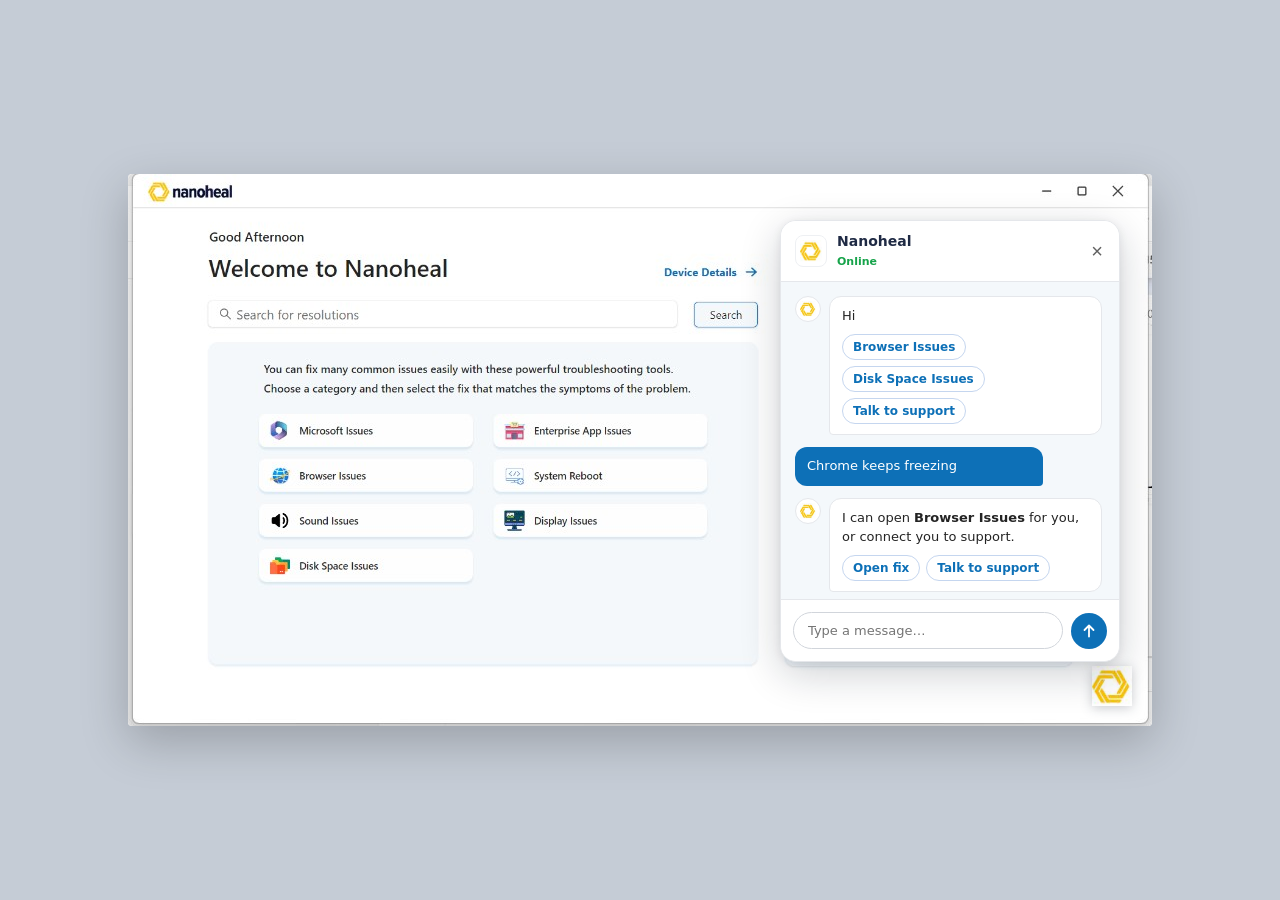
<file: ui-walkthrough/windows-client/mockups/chatbot-widget.html>
<!DOCTYPE html>
<html lang="en">
<head>
  <meta charset="UTF-8" />
  <meta name="viewport" content="width=device-width, initial-scale=1" />
  <title>Nanoheal — Chat widget open</title>
  <style>
    /* Open state: WidgetIframe panel — bottom 4rem / right 2rem, 340×80vh, radius 16px */
    * { box-sizing: border-box; margin: 0; padding: 0; }
    body {
      min-height: 100vh;
      background: #c5ccd6;
      display: flex;
      align-items: center;
      justify-content: center;
      padding: 24px;
      font-family: "Segoe UI", system-ui, -apple-system, sans-serif;
    }
    .frame {
      position: relative;
      width: 1024px;
      max-width: 100%;
      aspect-ratio: 1024 / 552;
      box-shadow: 0 16px 48px rgba(0,0,0,0.22);
      border-radius: 4px;
      overflow: hidden;
      background: #fff;
    }
    .frame > img.landing {
      display: block;
      width: 100%;
      height: 100%;
      object-fit: cover;
      object-position: top left;
    }
    .fab {
      position: absolute;
      bottom: 1rem;
      right: 1rem;
      width: 48px;
      height: 48px;
      border: none;
      border-radius: 50%;
      background: transparent;
      z-index: 25;
      display: grid;
      place-items: center;
      padding: 0;
      pointer-events: none;
    }
    .fab img {
      width: 40px;
      height: 40px;
      object-fit: contain;
      filter: drop-shadow(0 2px 6px rgba(15, 23, 42, 0.22));
    }
    .panel {
      position: absolute;
      bottom: 4rem;
      right: 2rem;
      width: 340px;
      height: 80%;
      max-height: calc(100% - 5.5rem);
      z-index: 30;
      border-radius: 16px;
      overflow: hidden;
      background: #fff;
      border: 1px solid #e5e7eb;
      box-shadow: 0 12px 40px rgba(15, 23, 42, 0.2), 0 2px 8px rgba(15, 23, 42, 0.08);
      display: flex;
      flex-direction: column;
      animation: rise 0.2s ease-out;
    }
    @keyframes rise {
      from { opacity: 0; transform: translateY(12px) scale(0.98); }
      to { opacity: 1; transform: none; }
    }
    .header {
      display: flex;
      align-items: center;
      gap: 10px;
      padding: 12px 14px;
      border-bottom: 1px solid #e5e7eb;
      background: #fff;
      flex-shrink: 0;
    }
    .header-logo {
      width: 32px;
      height: 32px;
      border-radius: 8px;
      background: #fff;
      border: 1px solid #eef0f3;
      display: grid;
      place-items: center;
      overflow: hidden;
      flex-shrink: 0;
    }
    .header-logo img { width: 22px; height: 22px; object-fit: contain; }
    .header-meta { flex: 1; min-width: 0; }
    .header-meta strong {
      display: block;
      font-size: 14px;
      color: #1f2a44;
      font-weight: 700;
      line-height: 1.2;
    }
    .header-meta span {
      font-size: 11px;
      color: #16a34a;
      font-weight: 600;
    }
    .btn-close {
      border: none;
      background: transparent;
      font-size: 20px;
      color: #616161;
      cursor: pointer;
      line-height: 1;
      padding: 0 2px;
    }
    .chat {
      flex: 1;
      overflow: auto;
      padding: 14px;
      background: #F4F8FB;
    }
    .row {
      display: flex;
      gap: 8px;
      align-items: flex-start;
      margin-bottom: 12px;
    }
    .avatar {
      width: 26px;
      height: 26px;
      border-radius: 50%;
      background: #fff;
      border: 1px solid #e5e7eb;
      display: grid;
      place-items: center;
      flex-shrink: 0;
      overflow: hidden;
    }
    .avatar img { width: 16px; height: 16px; object-fit: contain; }
    .bubble {
      background: #fff;
      border: 1px solid #e5e7eb;
      border-radius: 12px;
      border-bottom-left-radius: 4px;
      padding: 10px 12px;
      font-size: 13px;
      color: #242424;
      line-height: 1.45;
      max-width: 88%;
    }
    .user-row { justify-content: flex-end; margin-bottom: 12px; }
    .user-bubble {
      background: #0D70B7;
      color: #fff;
      border-radius: 12px;
      border-bottom-right-radius: 4px;
      padding: 10px 12px;
      font-size: 13px;
      max-width: 80%;
      line-height: 1.45;
    }
    .quick {
      display: flex;
      flex-wrap: wrap;
      gap: 6px;
      margin-top: 8px;
    }
    .quick button {
      border: 1px solid #c5d6ef;
      background: #fff;
      border-radius: 999px;
      padding: 5px 10px;
      font-size: 12px;
      color: #0D70B7;
      font-weight: 600;
      cursor: pointer;
      font-family: inherit;
    }
    .composer {
      display: flex;
      gap: 8px;
      padding: 12px;
      background: #fff;
      border-top: 1px solid #e5e7eb;
      flex-shrink: 0;
      align-items: center;
    }
    .composer input {
      flex: 1;
      border: 1px solid #d1d5db;
      border-radius: 999px;
      padding: 10px 14px;
      font: inherit;
      font-size: 13px;
      outline: none;
    }
    .send {
      width: 36px;
      height: 36px;
      border: none;
      border-radius: 50%;
      background: #0D70B7;
      color: #fff;
      cursor: pointer;
      display: grid;
      place-items: center;
      flex-shrink: 0;
    }
    .send svg { width: 16px; height: 16px; }
  </style>
</head>
<body>
  <div class="frame">
    <img class="landing" src="landing-bg.png" alt="Existing Nanoheal landing page" />

    <button type="button" class="fab" aria-hidden="true">
      <img src="logo-icon.png" alt="" />
    </button>

    <div class="panel" role="dialog" aria-label="Nanoheal chat">
      <header class="header">
        <div class="header-logo" aria-hidden="true">
          <img src="logo-icon.png" alt="" />
        </div>
        <div class="header-meta">
          <strong>Nanoheal</strong>
          <span>Online</span>
        </div>
        <button class="btn-close" type="button" aria-label="Close">×</button>
      </header>
      <main class="chat">
        <div class="row">
          <div class="avatar" aria-hidden="true"><img src="logo-icon.png" alt="" /></div>
          <div class="bubble">
            Hi
            <div class="quick">
              <button type="button">Browser Issues</button>
              <button type="button">Disk Space Issues</button>
              <button type="button">Talk to support</button>
            </div>
          </div>
        </div>
        <div class="user-row">
          <div class="user-bubble">Chrome keeps freezing</div>
        </div>
        <div class="row">
          <div class="avatar" aria-hidden="true"><img src="logo-icon.png" alt="" /></div>
          <div class="bubble">
            I can open <strong>Browser Issues</strong> for you, or connect you to support.
            <div class="quick">
              <button type="button">Open fix</button>
              <button type="button">Talk to support</button>
            </div>
          </div>
        </div>
      </main>
      <footer class="composer">
        <input type="text" placeholder="Type a message…" />
        <button class="send" type="button" aria-label="Send">
          <svg viewBox="0 0 16 16" fill="none" aria-hidden="true">
            <path d="M8 13.5V2.5M8 2.5 3.5 7M8 2.5 12.5 7" stroke="currentColor" stroke-width="1.8" stroke-linecap="round" stroke-linejoin="round"/>
          </svg>
        </button>
      </footer>
    </div>
  </div>
</body>
</html>
</file>
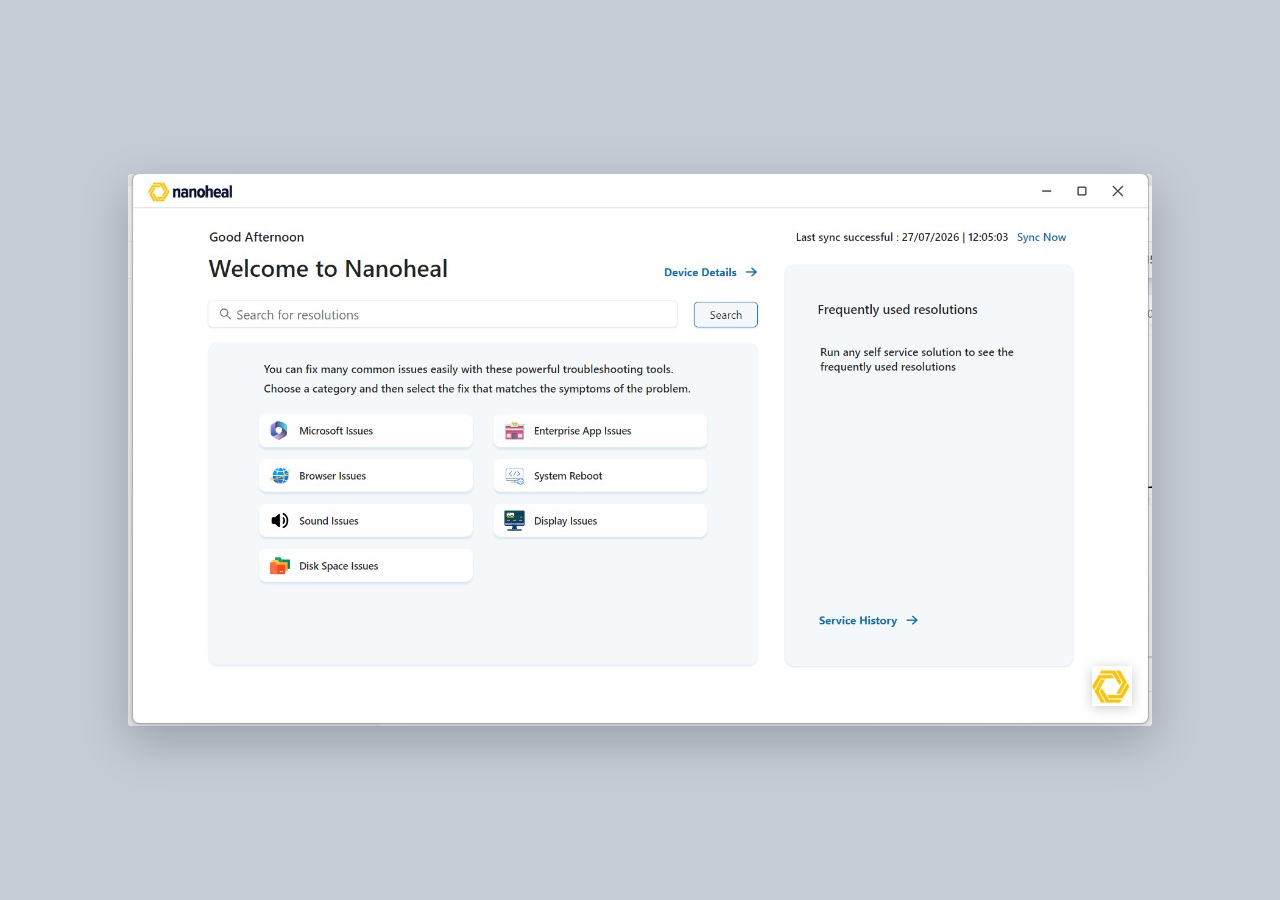
<file: ui-walkthrough/windows-client/mockups/chatbot.html>
<!DOCTYPE html>
<html lang="en">
<head>
  <meta charset="UTF-8" />
  <meta name="viewport" content="width=device-width, initial-scale=1" />
  <title>Nanoheal — Chat FAB closed</title>
  <style>
    /* Closed state: WidgetIframe FAB — Nanoheal icon, bottom-right, no blue circle */
    * { box-sizing: border-box; margin: 0; padding: 0; }
    body {
      min-height: 100vh;
      background: #c5ccd6;
      display: flex;
      align-items: center;
      justify-content: center;
      padding: 24px;
      font-family: "Segoe UI", system-ui, -apple-system, sans-serif;
    }
    .frame {
      position: relative;
      width: 1024px;
      max-width: 100%;
      aspect-ratio: 1024 / 552;
      box-shadow: 0 16px 48px rgba(0,0,0,0.22);
      border-radius: 4px;
      overflow: hidden;
      background: #fff;
    }
    .frame > img.landing {
      display: block;
      width: 100%;
      height: 100%;
      object-fit: cover;
      object-position: top left;
    }
    .fab {
      position: absolute;
      bottom: 1rem;
      right: 1rem;
      width: 48px;
      height: 48px;
      border: none;
      border-radius: 50%;
      background: transparent;
      cursor: pointer;
      z-index: 20;
      display: grid;
      place-items: center;
      padding: 0;
    }
    .fab img {
      width: 40px;
      height: 40px;
      object-fit: contain;
      display: block;
      filter: drop-shadow(0 2px 6px rgba(15, 23, 42, 0.22));
    }
  </style>
</head>
<body>
  <div class="frame" aria-label="Landing with Nanoheal chat FAB">
    <img class="landing" src="landing-bg.png" alt="Existing Nanoheal landing page" />
    <button type="button" class="fab" title="Open chat" aria-label="Open Nanoheal chat">
      <img src="logo-icon.png" alt="" />
    </button>
  </div>
</body>
</html>
</file>
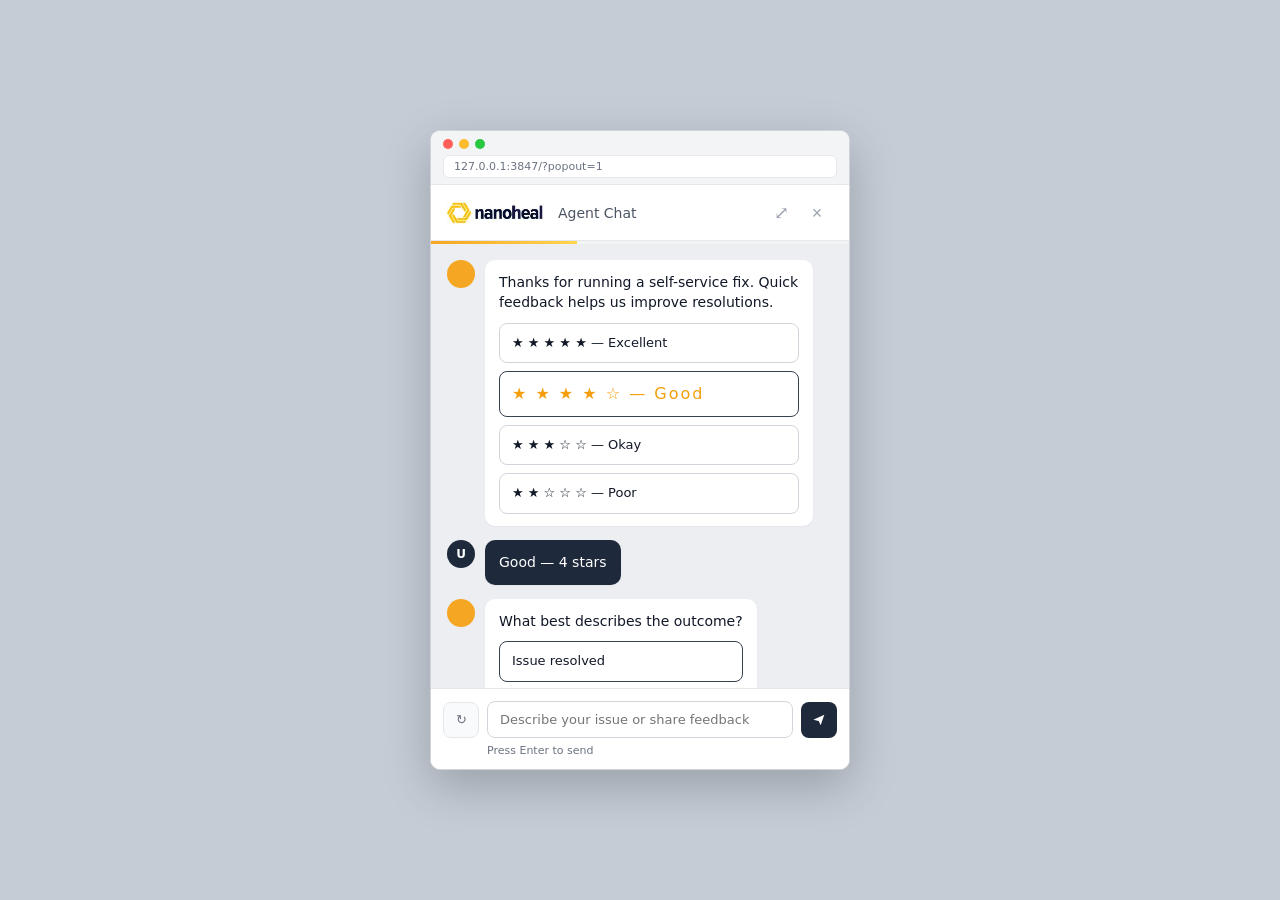
<file: ui-walkthrough/windows-client/mockups/survey.html>
<!DOCTYPE html>
<html lang="en">
<head>
  <meta charset="UTF-8" />
  <meta name="viewport" content="width=device-width, initial-scale=1" />
  <title>Nanoheal Agent Chat — User Survey</title>
  <style>
    /* Match AEX demo nanoheal-agent-chat / user-provided Agent Chat screenshots */
    :root {
      --nh-surface: #fff;
      --nh-border: #e5e7eb;
      --nh-chat-bg: #eceef2;
      --nh-text: #111827;
      --nh-muted: #6b7280;
      --nh-user: #1e293b;
      --nh-accent: #f5a623;
      --nh-radius: 10px;
    }
    * { box-sizing: border-box; margin: 0; padding: 0; }
    body {
      min-height: 100vh;
      background: #c5ccd6;
      display: flex;
      align-items: center;
      justify-content: center;
      padding: 24px;
      font-family: "Segoe UI", system-ui, -apple-system, sans-serif;
      color: var(--nh-text);
    }
    .window {
      width: 420px;
      max-width: 100%;
      height: 640px;
      background: var(--nh-surface);
      border-radius: 10px;
      box-shadow: 0 16px 48px rgba(0,0,0,0.22);
      overflow: hidden;
      display: flex;
      flex-direction: column;
      border: 1px solid #d1d5db;
    }
    .chrome {
      background: #f3f4f6;
      padding: 8px 12px 6px;
      border-bottom: 1px solid #e5e7eb;
    }
    .chrome-dots { display: flex; gap: 6px; margin-bottom: 6px; }
    .chrome-dots i { width: 10px; height: 10px; border-radius: 50%; display: block; }
    .chrome-dots i:nth-child(1) { background: #ff5f57; }
    .chrome-dots i:nth-child(2) { background: #febc2e; }
    .chrome-dots i:nth-child(3) { background: #28c840; }
    .chrome-url {
      background: #fff;
      border: 1px solid #e5e7eb;
      border-radius: 6px;
      font-size: 11px;
      color: #6b7280;
      padding: 4px 10px;
    }
    .header-container {
      height: 56px;
      display: flex;
      align-items: center;
      justify-content: space-between;
      padding: 0 16px;
      background: #fff;
      border-bottom: 1px solid var(--nh-border);
      flex-shrink: 0;
    }
    .logo-row { display: flex; align-items: center; gap: 10px; min-width: 0; }
    .logo-img { height: 26px; width: auto; max-width: 130px; object-fit: contain; }
    .header-title { font-size: 14px; font-weight: 500; color: #4b5563; }
    .header-actions { display: flex; gap: 4px; }
    .btn-icon {
      width: 32px; height: 32px; border: none; background: transparent;
      color: #9ca3af; font-size: 18px; cursor: pointer; border-radius: 6px; line-height: 1;
    }
    .header-loader { height: 3px; background: #f3f4f6; flex-shrink: 0; }
    .header-loader > i {
      display: block; height: 100%; width: 35%;
      background: linear-gradient(90deg, var(--nh-accent), #ffd54f);
    }
    .chat-area {
      flex: 1;
      overflow: auto;
      padding: 16px;
      background: var(--nh-chat-bg);
    }
    .row {
      display: flex;
      gap: 10px;
      align-items: flex-start;
      margin-bottom: 14px;
    }
    .avatar {
      width: 28px; height: 28px; border-radius: 50%; flex-shrink: 0;
      display: grid; place-items: center; font-size: 12px; font-weight: 700;
    }
    .avatar.bot { background: var(--nh-accent); }
    .avatar.user { background: var(--nh-user); color: #fff; }
    .bubble {
      background: #fff;
      border-radius: var(--nh-radius);
      padding: 12px 14px;
      font-size: 14px;
      line-height: 1.45;
      max-width: 85%;
      box-shadow: 0 1px 2px rgba(0,0,0,0.04);
    }
    .bubble.user {
      background: var(--nh-user);
      color: #fff;
    }
    .options { display: flex; flex-direction: column; gap: 8px; margin-top: 10px; }
    .opt {
      text-align: left;
      border: 1px solid #d1d5db;
      background: #fff;
      border-radius: 8px;
      padding: 10px 12px;
      font: inherit;
      font-size: 13px;
      color: var(--nh-text);
      cursor: pointer;
    }
    .opt.selected { border-color: #374151; border-width: 1.5px; }
    .opt.stars { letter-spacing: 2px; color: #f59e0b; font-size: 16px; }
    .footer {
      background: #fff;
      border-top: 1px solid var(--nh-border);
      padding: 12px;
      flex-shrink: 0;
    }
    .composer {
      display: flex;
      gap: 8px;
      align-items: center;
    }
    .btn-reset {
      width: 36px; height: 36px; border: 1px solid #e5e7eb; border-radius: 8px;
      background: #f9fafb; color: #6b7280; cursor: pointer; display: grid; place-items: center;
      flex-shrink: 0;
    }
    #input {
      flex: 1;
      border: 1px solid #d1d5db;
      border-radius: 8px;
      padding: 10px 12px;
      font: inherit;
      font-size: 13px;
      outline: none;
    }
    .btn-send {
      width: 36px; height: 36px; border: none; border-radius: 8px;
      background: var(--nh-user); color: #fff; cursor: pointer;
      display: grid; place-items: center; flex-shrink: 0;
    }
    .hint { font-size: 11px; color: var(--nh-muted); margin-top: 6px; padding-left: 44px; }
  </style>
</head>
<body>
  <div class="window" role="dialog" aria-label="Nanoheal Agent Chat survey">
    <div class="chrome" aria-hidden="true">
      <div class="chrome-dots"><i></i><i></i><i></i></div>
      <div class="chrome-url">127.0.0.1:3847/?popout=1</div>
    </div>
    <header class="header-container">
      <div class="logo-row">
        <img class="logo-img" src="demo-logo.png" alt="nanoheal" />
        <span class="header-title">Agent Chat</span>
      </div>
      <div class="header-actions">
        <button class="btn-icon" type="button" aria-label="Expand">⤢</button>
        <button class="btn-icon" type="button" aria-label="Close">×</button>
      </div>
    </header>
    <div class="header-loader"><i></i></div>
    <main class="chat-area">
      <div class="row">
        <div class="avatar bot" aria-hidden="true"></div>
        <div class="bubble">
          Thanks for running a self-service fix. Quick feedback helps us improve resolutions.
          <div class="options">
            <button class="opt" type="button">★ ★ ★ ★ ★ — Excellent</button>
            <button class="opt selected stars" type="button">★ ★ ★ ★ ☆ — Good</button>
            <button class="opt" type="button">★ ★ ★ ☆ ☆ — Okay</button>
            <button class="opt" type="button">★ ★ ☆ ☆ ☆ — Poor</button>
          </div>
        </div>
      </div>
      <div class="row">
        <div class="avatar user" aria-hidden="true">U</div>
        <div class="bubble user">Good — 4 stars</div>
      </div>
      <div class="row">
        <div class="avatar bot" aria-hidden="true"></div>
        <div class="bubble">
          What best describes the outcome?
          <div class="options">
            <button class="opt selected" type="button">Issue resolved</button>
            <button class="opt" type="button">Partially resolved</button>
            <button class="opt" type="button">Still broken</button>
            <button class="opt" type="button">Couldn’t run the fix</button>
          </div>
        </div>
      </div>
    </main>
    <footer class="footer">
      <div class="composer">
        <button class="btn-reset" type="button" aria-label="Start over" title="Start over">↻</button>
        <input id="input" type="text" placeholder="Describe your issue or share feedback" />
        <button class="btn-send" type="button" aria-label="Send">
          <svg width="16" height="16" viewBox="0 0 24 24" fill="none" aria-hidden="true">
            <path d="M3.5 11.5 20 4l-5.5 16-3-6.5L3.5 11.5z" fill="currentColor"/>
          </svg>
        </button>
      </div>
      <div class="hint">Press Enter to send</div>
    </footer>
  </div>
</body>
</html>
</file>
<file: dashboards/styles.css>
:root, [data-theme="dark"] {
  --bg-canvas: #0B1220;
  --bg-surface: #121A2B;
  --bg-surface-raised: #1A2438;
  --bg-subtle: #162033;
  --bg-muted: #1E2A40;
  --border-subtle: #243148;
  --border-default: #334560;
  --border-strong: #5A7190;
  --text-primary: #E8EEF7;
  --text-secondary: #A8B8CC;
  --text-tertiary: #7E92AB;
  --text-disabled: #556A84;
  --text-inverse: #0B1220;

  --brand-primary: #1B6EF3;
  --brand-primary-hover: #1558C7;
  --brand-primary-subtle: #142A4A;
  --brand-secondary: #0D9488;
  --brand-ai: #7C5CFC;

  --status-excellent: #0F9F6E;
  --status-good: #3B82F6;
  --status-fair: #D97706;
  --status-poor: #DC2626;
  --status-unknown: #94A3B8;
  --status-info: #0284C7;

  /* validated 6-slot categorical (see dataviz validator) */
  --cat-1: #1B6EF3;
  --cat-2: #0D9488;
  --cat-3: #7C5CFC;
  --cat-4: #EA580C;
  --cat-5: #DB2777;
  --cat-6: #0891B2;

  --font-sans: "IBM Plex Sans", "Segoe UI", system-ui, sans-serif;
  --font-mono: "IBM Plex Mono", "SF Mono", ui-monospace, monospace;

  --radius-xs: 4px;
  --radius-sm: 6px;
  --radius-md: 10px;
  --radius-lg: 14px;
  --radius-pill: 999px;

  --space-1: 4px; --space-2: 8px; --space-3: 12px; --space-4: 16px;
  --space-5: 20px; --space-6: 24px; --space-8: 32px;

  --shadow-1: 0 1px 2px rgba(0,0,0,0.35), 0 0 0 1px rgba(255,255,255,0.04);
  --shadow-2: 0 8px 24px rgba(0,0,0,0.45);
}

* { box-sizing: border-box; }
html, body { height: 100%; margin: 0; }
body {
  font-family: var(--font-sans);
  background: var(--bg-canvas);
  color: var(--text-primary);
  font-size: 14px;
}

a { color: inherit; }

/* ---- App shell ---- */
.app {
  display: grid;
  grid-template-columns: 232px 1fr;
  grid-template-rows: 56px 1fr;
  height: 100vh;
}
.app.locked .app-body { filter: blur(2px); pointer-events: none; }

.header {
  grid-column: 1 / -1;
  display: flex;
  align-items: center;
  gap: var(--space-4);
  padding: 0 var(--space-5);
  background: var(--bg-surface);
  border-bottom: 1px solid var(--border-subtle);
}
.brand { display: flex; align-items: center; gap: 10px; font-weight: 600; font-size: 15px; }
.brand .mark {
  width: 26px; height: 26px; border-radius: 7px;
  background: linear-gradient(135deg, var(--brand-primary), var(--brand-ai));
  display: grid; place-items: center; font-size: 12px; font-weight: 700; color: #fff;
}
.brand .sub { color: var(--text-tertiary); font-weight: 400; font-size: 12px; margin-left: 6px; }
.header-right { margin-left: auto; display: flex; align-items: center; gap: var(--space-3); font-size: 12px; color: var(--text-tertiary); }
.conn-dot { width: 8px; height: 8px; border-radius: 50%; background: var(--status-excellent); display: inline-block; margin-right: 6px; }
.conn-dot.off { background: var(--status-poor); }
.btn-ghost {
  background: var(--bg-subtle); border: 1px solid var(--border-default); color: var(--text-secondary);
  border-radius: var(--radius-sm); padding: 6px 10px; font: inherit; font-size: 12px; cursor: pointer;
}
.btn-ghost:hover { color: var(--text-primary); border-color: var(--border-strong); }
.btn-ghost:disabled { opacity: 0.4; cursor: not-allowed; }
.btn-ghost:disabled:hover { color: var(--text-secondary); border-color: var(--border-default); }

.sidebar {
  background: var(--bg-surface);
  border-right: 1px solid var(--border-subtle);
  padding: var(--space-4) var(--space-3);
  display: flex; flex-direction: column; gap: 2px;
  overflow-y: auto;
}
.nav-label {
  font-size: 10px; letter-spacing: 0.07em; text-transform: uppercase;
  color: var(--text-tertiary); padding: var(--space-4) var(--space-2) var(--space-1);
}
.nav-label:first-child { padding-top: var(--space-1); }
.nav-item {
  display: flex; align-items: center; gap: 10px;
  padding: 8px 10px; border-radius: var(--radius-sm); cursor: pointer;
  color: var(--text-secondary); font-size: 13px; border: 0; background: transparent;
  width: 100%; text-align: left; font: inherit;
}
.nav-item:hover { background: var(--bg-subtle); color: var(--text-primary); }
.nav-item.active { background: var(--brand-primary-subtle); color: #6FA4F7; font-weight: 600; }
.nav-item .ic { width: 16px; text-align: center; opacity: 0.9; }

.app-body { overflow-y: auto; background: var(--bg-canvas); }
.toolbar {
  position: sticky; top: 0; z-index: 5;
  display: flex; align-items: center; gap: var(--space-3);
  padding: var(--space-3) var(--space-6);
  background: rgba(18,26,43,0.9); backdrop-filter: blur(8px);
  border-bottom: 1px solid var(--border-subtle);
}
.toolbar select, .toolbar .pill-btn {
  height: 30px; border-radius: var(--radius-sm); border: 1px solid var(--border-default);
  background: var(--bg-subtle); color: var(--text-primary); font: inherit; font-size: 12px; padding: 0 10px;
}
.toolbar label { font-size: 11px; color: var(--text-tertiary); display: flex; flex-direction: column; gap: 3px; }
.toolbar .spacer { flex: 1; }
.data-note { font-size: 11px; color: var(--text-tertiary); font-family: var(--font-mono); }

.page { padding: var(--space-6); max-width: 1500px; margin: 0 auto; }
.page-head { margin-bottom: var(--space-5); }
.page-head h1 { font-size: 22px; margin: 0 0 4px; font-weight: 600; }
.page-head p { margin: 0; color: var(--text-secondary); font-size: 13px; max-width: 800px; line-height: 1.5; }

.grid { display: grid; gap: var(--space-4); }
.grid.cols-4 { grid-template-columns: repeat(4, 1fr); }
.grid.cols-3 { grid-template-columns: repeat(3, 1fr); }
.grid.cols-2 { grid-template-columns: repeat(2, 1fr); }
@media (max-width: 1100px) {
  .grid.cols-4 { grid-template-columns: repeat(2, 1fr); }
  .grid.cols-3 { grid-template-columns: repeat(2, 1fr); }
}

.card {
  background: var(--bg-surface); border: 1px solid var(--border-subtle);
  border-radius: var(--radius-md); padding: var(--space-5); box-shadow: var(--shadow-1);
}
.card.span-2 { grid-column: span 2; }
.card.span-3 { grid-column: span 3; }
.card.span-4 { grid-column: span 4; }
.card-head { display: flex; align-items: baseline; justify-content: space-between; margin-bottom: var(--space-4); gap: var(--space-2); }
.card-head h3 { font-size: 14px; font-weight: 600; margin: 0; }
.card-head .meta { font-size: 11px; color: var(--text-tertiary); }
.card-body-note { font-size: 11px; color: var(--text-tertiary); margin-top: var(--space-3); line-height: 1.5; }

/* KPI tile */
.kpi { display: flex; flex-direction: column; gap: 6px; }
.kpi .label { font-size: 12px; color: var(--text-tertiary); }
.kpi .value { font-size: 28px; font-weight: 600; font-family: var(--font-mono); line-height: 1.1; }
.kpi .value .unit { font-size: 14px; color: var(--text-tertiary); font-weight: 400; margin-left: 4px; }
.delta { font-size: 12px; display: inline-flex; align-items: center; gap: 4px; font-family: var(--font-mono); }
.kpi .delta { display: flex; }
.delta.up { color: var(--status-poor); }
.delta.down { color: var(--status-excellent); }
.delta.flat { color: var(--text-tertiary); }

.badge {
  display: inline-flex; align-items: center; gap: 5px;
  padding: 2px 9px; border-radius: var(--radius-pill); font-size: 11px; font-weight: 600;
  border: 1px solid transparent;
}
.badge .dot { width: 6px; height: 6px; border-radius: 50%; }
.badge.excellent { color: var(--status-excellent); background: rgba(15,159,110,0.12); border-color: rgba(15,159,110,0.3); }
.badge.good { color: #6FA4F7; background: rgba(59,130,246,0.12); border-color: rgba(59,130,246,0.3); }
.badge.fair { color: var(--status-fair); background: rgba(217,119,6,0.14); border-color: rgba(217,119,6,0.32); }
.badge.poor { color: #F87171; background: rgba(220,38,38,0.14); border-color: rgba(220,38,38,0.32); }
.badge.unknown { color: var(--status-unknown); background: rgba(148,163,184,0.12); border-color: rgba(148,163,184,0.3); }
.badge.preview { color: var(--brand-ai); background: rgba(124,92,252,0.12); border-color: rgba(124,92,252,0.32); }

.table-scroll { overflow-x: auto; }
table.data-table { width: 100%; border-collapse: collapse; font-size: 12.5px; }
table.data-table th {
  text-align: left; font-weight: 600; color: var(--text-tertiary); font-size: 11px;
  text-transform: uppercase; letter-spacing: 0.03em; padding: 8px 10px; border-bottom: 1px solid var(--border-default);
  position: sticky; top: 0; background: var(--bg-surface);
}
table.data-table td { padding: 8px 10px; border-bottom: 1px solid var(--border-subtle); color: var(--text-secondary); }
table.data-table tr:hover td { background: var(--bg-subtle); color: var(--text-primary); }
table.data-table td.num, table.data-table th.num { text-align: right; font-family: var(--font-mono); }

.legend { display: flex; flex-wrap: wrap; gap: var(--space-4); font-size: 12px; color: var(--text-secondary); margin-top: var(--space-2); }
.legend .item { display: flex; align-items: center; gap: 6px; }
.legend .sw { width: 10px; height: 10px; border-radius: 3px; }

.chart-svg { width: 100%; height: auto; overflow: visible; font-family: var(--font-sans); }
.chart-svg .grid-line { stroke: var(--border-subtle); stroke-width: 1; }
.chart-svg .axis-label { fill: var(--text-tertiary); font-size: 10px; }
.chart-svg .bar-label { fill: var(--text-secondary); font-size: 11px; font-family: var(--font-mono); }
.chart-svg .cat-label { fill: var(--text-secondary); font-size: 11px; }

.tooltip-layer { position: relative; }
.chart-tt {
  position: absolute; pointer-events: none; z-index: 10;
  background: var(--bg-surface-raised); border: 1px solid var(--border-default);
  border-radius: var(--radius-sm); padding: 8px 10px; font-size: 12px; box-shadow: var(--shadow-2);
  display: none; white-space: nowrap;
}
.chart-tt .tt-title { font-weight: 600; margin-bottom: 4px; color: var(--text-primary); }
.chart-tt .tt-row { display: flex; align-items: center; gap: 6px; color: var(--text-secondary); }
.chart-tt .sw { width: 8px; height: 8px; border-radius: 2px; }

.empty-state {
  display: flex; flex-direction: column; align-items: center; justify-content: center;
  padding: var(--space-8) var(--space-4); color: var(--text-tertiary); font-size: 12.5px; gap: 6px; text-align: center;
}

/* ---- Login overlay ---- */
.login-overlay {
  position: fixed; inset: 0; background: rgba(6,10,18,0.72); backdrop-filter: blur(6px);
  display: flex; align-items: center; justify-content: center; z-index: 100;
}
.login-card {
  width: 360px; background: var(--bg-surface); border: 1px solid var(--border-subtle);
  border-radius: var(--radius-lg); padding: var(--space-6); box-shadow: var(--shadow-2);
}
.login-card h2 { margin: 0 0 4px; font-size: 17px; }
.login-card p { margin: 0 0 var(--space-5); color: var(--text-tertiary); font-size: 12.5px; }
.field { margin-bottom: var(--space-3); }
.field label { display: block; font-size: 12px; color: var(--text-secondary); margin-bottom: 5px; }
.field input {
  width: 100%; height: 34px; border-radius: var(--radius-sm); border: 1px solid var(--border-default);
  background: var(--bg-subtle); color: var(--text-primary); font: inherit; font-size: 13px; padding: 0 10px;
}
.field input:focus { outline: none; border-color: var(--brand-primary); }
.login-btn {
  width: 100%; height: 36px; border-radius: var(--radius-sm); border: none;
  background: var(--brand-primary); color: #fff; font: inherit; font-weight: 600; font-size: 13px;
  cursor: pointer; margin-top: var(--space-2);
}
.login-btn:hover { background: var(--brand-primary-hover); }
.login-btn:disabled { opacity: 0.6; cursor: not-allowed; }
.login-error { color: #F87171; font-size: 12px; margin-top: var(--space-2); min-height: 16px; }

.loading-row { display: flex; align-items: center; gap: 8px; color: var(--text-tertiary); font-size: 12px; padding: var(--space-4) 0; }
.spinner {
  width: 14px; height: 14px; border-radius: 50%; border: 2px solid var(--border-default);
  border-top-color: var(--brand-primary); animation: spin 0.8s linear infinite;
}
@keyframes spin { to { transform: rotate(360deg); } }

/* Insight / story cards */
.insight-card {
  position: relative; padding: 18px 20px 18px 22px;
  background: var(--bg-surface); border: 1px solid var(--border-subtle); border-radius: var(--radius-md);
  margin-bottom: var(--space-4);
}
.insight-card::before {
  content: ""; position: absolute; left: 0; top: 0; bottom: 0; width: 4px; border-radius: var(--radius-md) 0 0 var(--radius-md);
  background: var(--brand-ai);
}
.insight-card .insight-kicker {
  display: flex; align-items: center; gap: 8px; font-size: 11px; text-transform: uppercase; letter-spacing: 0.05em;
  color: var(--brand-ai); font-weight: 700; margin-bottom: 8px;
}
.insight-card h3 { font-size: 15.5px; margin: 0 0 10px; font-weight: 600; line-height: 1.4; }
.insight-card .evidence {
  font-family: var(--font-mono); font-size: 12px; color: var(--text-secondary);
  background: var(--bg-subtle); border: 1px solid var(--border-subtle); border-radius: var(--radius-sm);
  padding: 10px 12px; margin: 10px 0; white-space: pre-wrap; line-height: 1.6;
}
.insight-card .why { font-size: 13px; color: var(--text-secondary); margin: 8px 0 0; line-height: 1.55; }
.insight-card .why b { color: var(--text-primary); }

.roi-panel {
  background: var(--bg-surface); border: 1px solid var(--border-subtle); border-radius: var(--radius-md);
  padding: var(--space-5); margin-bottom: var(--space-5);
}
.roi-inputs { display: flex; flex-wrap: wrap; gap: var(--space-5); align-items: flex-end; margin-top: var(--space-3); padding-top: var(--space-3); border-top: 1px solid var(--border-subtle); }
.roi-inputs label { font-size: 11px; color: var(--text-tertiary); display: flex; flex-direction: column; gap: 5px; }
.roi-inputs input {
  width: 90px; height: 30px; border-radius: var(--radius-sm); border: 1px solid var(--border-default);
  background: var(--bg-subtle); color: var(--text-primary); font: inherit; font-size: 13px; padding: 0 10px;
  font-family: var(--font-mono);
}
.roi-inputs .assumption-note { font-size: 11px; color: var(--text-tertiary); max-width: 260px; line-height: 1.4; }
.roi-result { font-family: var(--font-mono); font-size: 13px; color: var(--brand-ai); font-weight: 600; }

.gap-flag {
  display: inline-flex; align-items: center; gap: 4px; font-size: 10.5px; color: var(--status-fair);
  background: rgba(217,119,6,0.1); border: 1px solid rgba(217,119,6,0.28); border-radius: var(--radius-xs);
  padding: 1px 6px; margin-left: 6px; font-weight: 600; vertical-align: middle;
}
</file>
